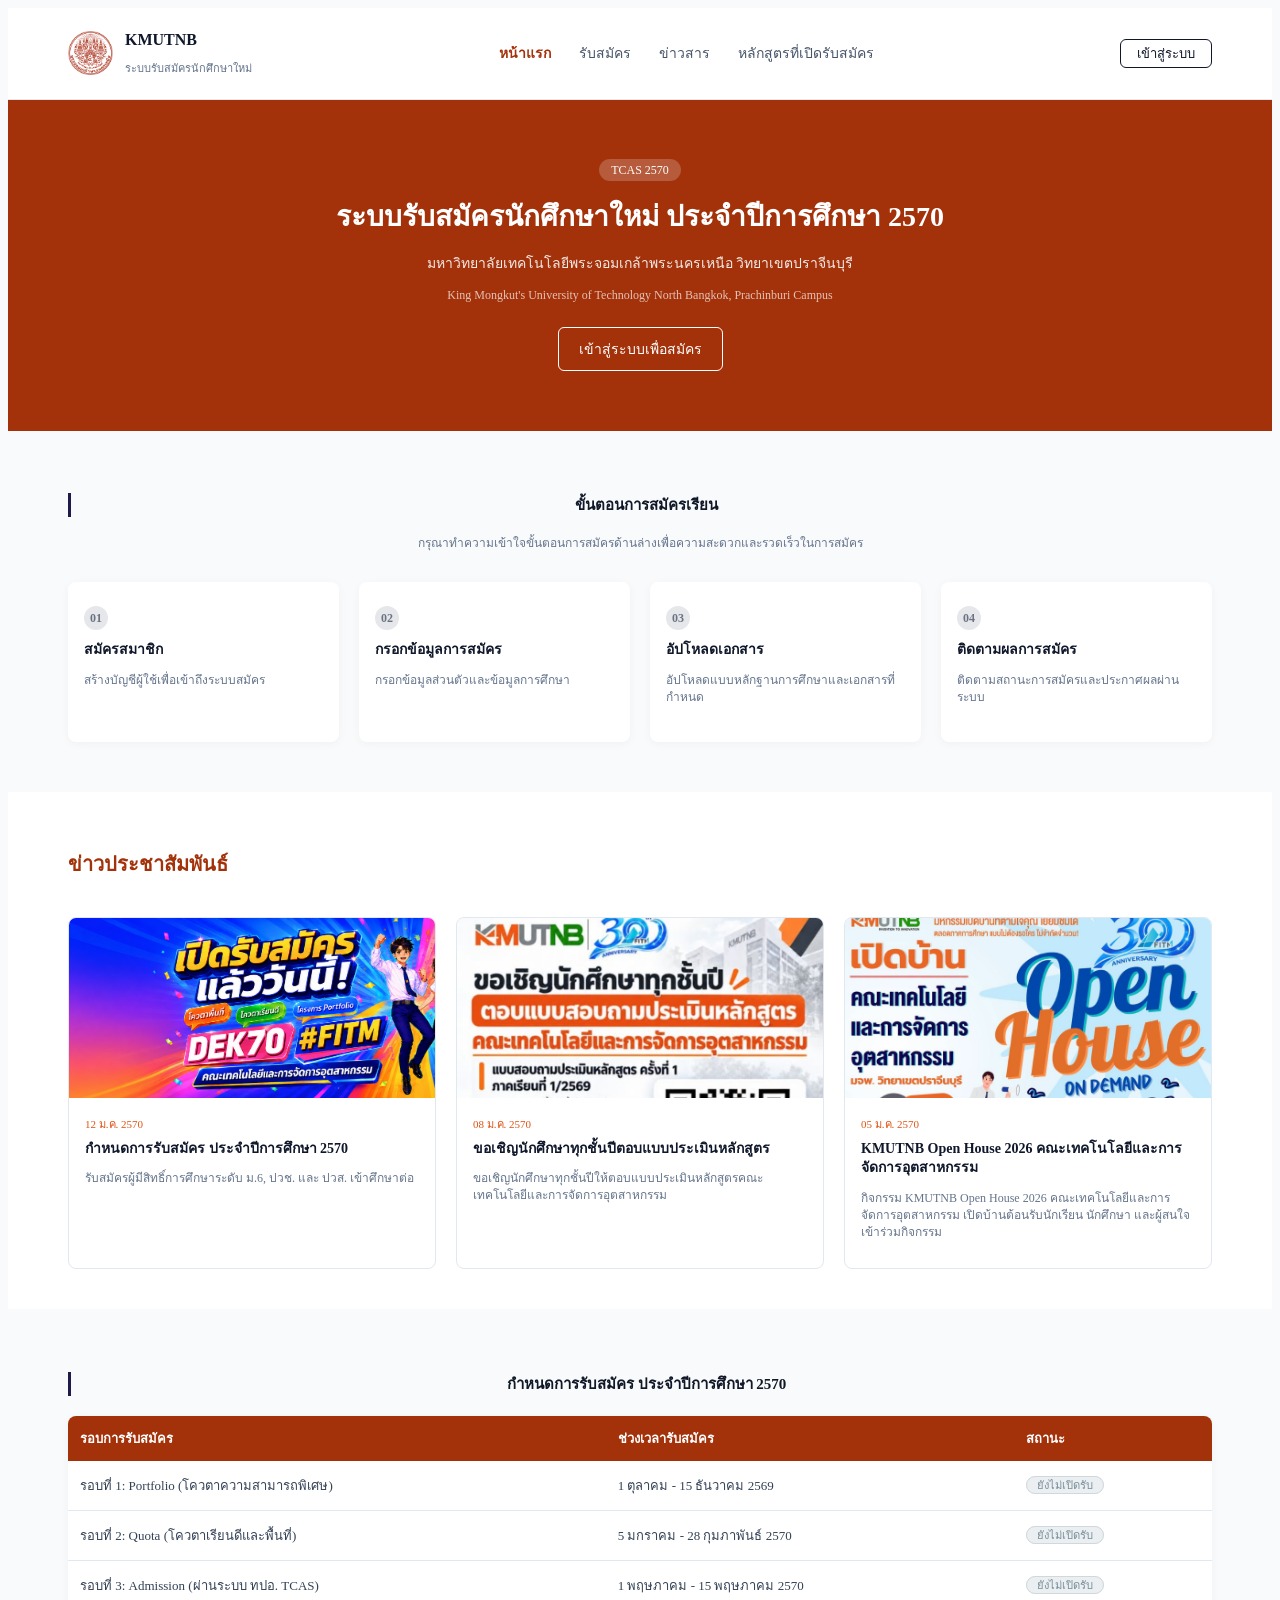
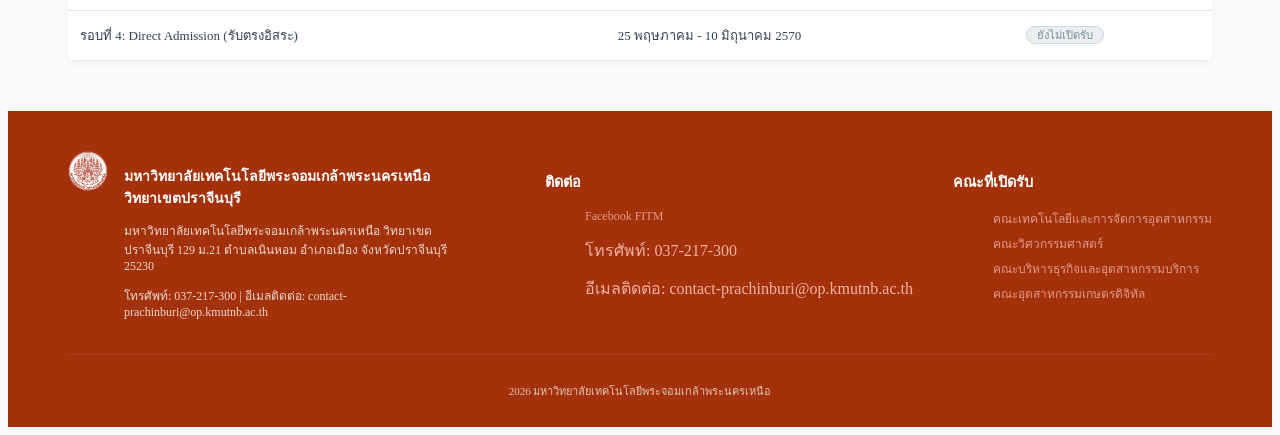
<file: index.html>
<!DOCTYPE html>
<html lang="th">
<head>
  <meta charset="UTF-8">
  <meta name="viewport" content="width=device-width, initial-scale=1.0">
  <title>ระบบรับสมัครนักศึกษาใหม่ - KMUTNB</title>
  <link rel="stylesheet" href="css/styless.css">
</head>
<body>
  


  <!-- HEADER NAVBAR -->
  <header class="topbar">
    <div class="brand">
      <img src="images/logo_kmutnb-(6).png" alt="KMUTNB Logo">
      <div class="topbar-text">
        <h1>KMUTNB</h1>
        <h2>ระบบรับสมัครนักศึกษาใหม่</h2>
      </div>
    </div>

    <!-- เมนูลิงก์เชื่อมไปหน้าต่างๆ ในโฟลเดอร์ -->
    <nav class="nav-link">
      <a href="index.html" class="active">หน้าแรก</a>
      <a href="register.html">รับสมัคร</a>
      <a href="news.html">ข่าวสาร</a>
      <a href="program.html">หลักสูตรที่เปิดรับสมัคร</a>
    </nav>

    <div class="nav-actions">
      <a href="login.html" class="btn-login">เข้าสู่ระบบ</a>
    </div>
  </header>

  <!-- HERO BANNER SECTION -->
  <section class="hero-section">
    <span class="tcas-tag">TCAS 2570</span>
    <h1>ระบบรับสมัครนักศึกษาใหม่ ประจำปีการศึกษา 2570</h1>
    <p class="university-name">มหาวิทยาลัยเทคโนโลยีพระจอมเกล้าพระนครเหนือ วิทยาเขตปราจีนบุรี</p>
    <p class="university-name-en">King Mongkut's University of Technology North Bangkok, Prachinburi Campus</p>
    
    <div class="hero-buttons">
      
      <a href="register.html" class="btn-hero-login">เข้าสู่ระบบเพื่อสมัคร</a>
    </div>
  </section>

  <!-- STEPS SECTION -->
  <section class="steps-section">
    <h2 class="section-title">ขั้นตอนการสมัครเรียน</h2>
    <p class="section-subtitle">กรุณาทำความเข้าใจขั้นตอนการสมัครด้านล่างเพื่อความสะดวกและรวดเร็วในการสมัคร</p>

    <div class="steps-grid">
      <div class="step-card">
        <span class="step-num">01</span>
        <h3>สมัครสมาชิก</h3>
        <p>สร้างบัญชีผู้ใช้เพื่อเข้าถึงระบบสมัคร</p>
      </div>
      <div class="step-card">
        <span class="step-num">02</span>
        <h3>กรอกข้อมูลการสมัคร</h3>
        <p>กรอกข้อมูลส่วนตัวและข้อมูลการศึกษา</p>
      </div>
      <div class="step-card">
        <span class="step-num">03</span>
        <h3>อัปโหลดเอกสาร</h3>
        <p>อัปโหลดแบบหลักฐานการศึกษาและเอกสารที่กำหนด</p>
      </div>
      <div class="step-card">
        <span class="step-num">04</span>
        <h3>ติดตามผลการสมัคร</h3>
        <p>ติดตามสถานะการสมัครและประกาศผลผ่านระบบ</p>
      </div>
    </div>
  </section>

  <!-- NEWS SECTION -->
  <section class="news-section">
    <div class="news-header">
      <h2>ข่าวประชาสัมพันธ์</h2>
    </div>

    <div class="news-grid">
      <div class="news-card">
        <div class="news-img-box">
          <img src="images/รับนักศึกษาใหม่.png" alt="ข่าว">
        </div>
        <div class="news-content">
          <span class="news-date">12 ม.ค. 2570</span>
          <h3>กำหนดการรับสมัคร ประจำปีการศึกษา 2570</h3>
          <p>รับสมัครผู้มีสิทธิ์การศึกษาระดับ ม.6, ปวช. และ ปวส. เข้าศึกษาต่อ</p>
        </div>
      </div>

      <div class="news-card">
        <div class="news-img-box">
          <img src="images/ประเมิน.png" alt="ข่าว">
        </div>
        <div class="news-content">
          <span class="news-date">08 ม.ค. 2570</span>
          <h3>ขอเชิญนักศึกษาทุกชั้นปีตอบแบบประเมินหลักสูตร</h3>
          <p>ขอเชิญนักศึกษาทุกชั้นปีให้ตอบแบบประเมินหลักสูตรคณะเทคโนโลยีและการจัดการอุตสาหกรรม</p>
        </div>
      </div>

      <div class="news-card">
        <div class="news-img-box">
          <img src="images/เปิดบ้าน.png" alt="ข่าว">
        </div>
        <div class="news-content">
          <span class="news-date">05 ม.ค. 2570</span>
          <h3>KMUTNB Open House 2026 คณะเทคโนโลยีและการจัดการอุตสาหกรรม</h3>
          <p>กิจกรรม KMUTNB Open House 2026 คณะเทคโนโลยีและการจัดการอุตสาหกรรม เปิดบ้านต้อนรับนักเรียน นักศึกษา และผู้สนใจเข้าร่วมกิจกรรม</p>
        </div>
      </div>
    </div>
  </section>

  <!-- SCHEDULE TABLE SECTION -->
  <section class="schedule-section">
    <h2 class="section-title">กำหนดการรับสมัคร ประจำปีการศึกษา 2570</h2>

    <table class="schedule-table">
      <thead>
        <tr>
          <th>รอบการรับสมัคร</th>
          <th>ช่วงเวลารับสมัคร</th>
          <th>สถานะ</th>
        </tr>
      </thead>
      <tbody>
        <tr>
          <td>รอบที่ 1: Portfolio (โควตาความสามารถพิเศษ)</td>
          <td>1 ตุลาคม - 15 ธันวาคม 2569</td>
          <td><span class="status-badge closed">ยังไม่เปิดรับ</span></td>
        </tr>
        <tr>
          <td>รอบที่ 2: Quota (โควตาเรียนดีและพื้นที่)</td>
          <td>5 มกราคม - 28 กุมภาพันธ์ 2570</td>
          <td><span class="status-badge closed">ยังไม่เปิดรับ</span></td>
        </tr>
        <tr>
          <td>รอบที่ 3: Admission (ผ่านระบบ ทปอ. TCAS)</td>
          <td>1 พฤษภาคม - 15 พฤษภาคม 2570</td>
          <td><span class="status-badge closed">ยังไม่เปิดรับ</span></td>
        </tr>
        <tr>
          <td>รอบที่ 4: Direct Admission (รับตรงอิสระ)</td>
          <td>25 พฤษภาคม - 10 มิถุนาคม 2570</td>
          <td><span class="status-badge closed">ยังไม่เปิดรับ</span></td>
        </tr>
      </tbody>
    </table>
  </section>

  <!-- FOOTER -->
  <footer>
    <div class="footer-container">
      <div class="footer-brand">
        <img src="images/logo_kmutnb-(6).png" alt="KMUTNB Logo">
        <div>
          <h3>มหาวิทยาลัยเทคโนโลยีพระจอมเกล้าพระนครเหนือ วิทยาเขตปราจีนบุรี</h3>
          <p>มหาวิทยาลัยเทคโนโลยีพระจอมเกล้าพระนครเหนือ วิทยาเขตปราจีนบุรี
            129 ม.21 ตำบลเนินหอม อำเภอเมือง จังหวัดปราจีนบุรี 25230
          </p>
          <p>โทรศัพท์: 037-217-300 | อีเมลติดต่อ: contact-prachinburi@op.kmutnb.ac.th</p>
        </div>
      </div>

      <div class="footer-links">
        <div class="footer-col">
          <h4>ติดต่อ</h4>
          <ul>
            <a href="https://www.facebook.com/FITM.KMUTNB?locale=th_TH" target="_blank"><li>Facebook FITM</li></a>
            <li><p>โทรศัพท์: 037-217-300</p></li>
            <li><p>อีเมลติดต่อ: contact-prachinburi@op.kmutnb.ac.th</p></li>
          </ul>
        </div>
        <div class="footer-col">
          <h4>คณะที่เปิดรับ</h4>
          <ul>
            <li><a href="courses.html">คณะเทคโนโลยีและการจัดการอุตสาหกรรม</a></li>
            <li><a href="courses.html">คณะวิศวกรรมศาสตร์</a></li>
            <li><a href="courses.html">คณะบริหารธุรกิจและอุตสาหกรรมบริการ</a></li>
            <li><a href="courses.html">คณะอุตสาหกรรมเกษตรดิจิทัล</a></li>
          </ul>
        </div>
      </div>
    </div>
    <div class="footer-bottom">
      <p> 2026 มหาวิทยาลัยเทคโนโลยีพระจอมเกล้าพระนครเหนือ</p>
    </div>
  </footer>

</body>
</html>
</file>
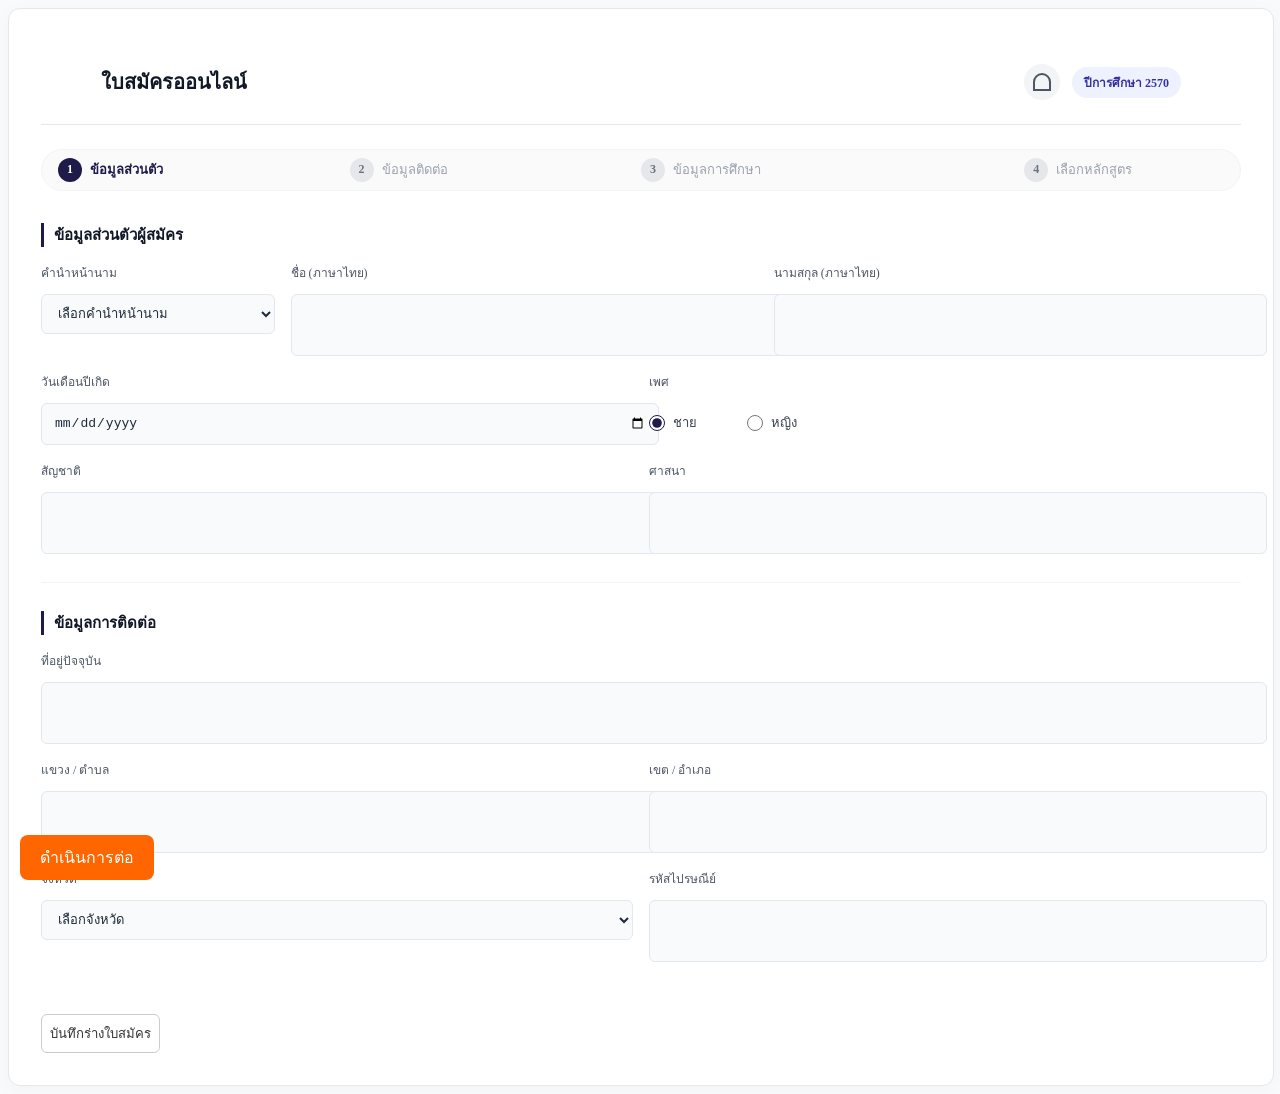
<file: application.html>
<!DOCTYPE html>
<html lang="th">
<head>
    <meta charset="UTF-8">
    <meta name="viewport" content="width=device-width, initial-scale=1.0">
    <title>ใบสมัครออนไลน์ - KMUTNB</title>
    <link rel="stylesheet" href="css/styless.css">
</head>
<body>
    <div class="app-container">
        <header class="app-header">
            <h1 class="app-title">ใบสมัครออนไลน์</h1>
            <div class="header-right">
                <button class="icon-btn" aria-label="แจ้งเตือน">
                    <span class="bell-icon"></span>
                </button>
                <span class="badge-year">ปีการศึกษา 2570</span>
            </div>
        </header>

        <div class="step-wizard">
            <div class="step-item active">
                <span class="step-num">1</span>
                <span class="step-text">ข้อมูลส่วนตัว</span>
                <span class="step-arrow"></span>
            </div>
            <div class="step-item">
                <span class="step-num">2</span>
                <span class="step-text">ข้อมูลติดต่อ</span>
                <span class="step-arrow"></span>
            </div>
            <div class="step-item">
                <span class="step-num">3</span>
                <span class="step-text">ข้อมูลการศึกษา</span>
                <span class="step-arrow"></span>
            </div>
            <div class="step-item">
                <span class="step-num">4</span>
                <span class="step-text">เลือกหลักสูตร</span>
            </div>
        </div>

        <div class="form-card-container">
            <form action="#" method="POST">
                
                <section class="form-section">
                    <h2 class="section-title">ข้อมูลส่วนตัวผู้สมัคร</h2>
                    
                    <div class="grid-3-cols">
                        <div class="form-group">
                            <label>คำนำหน้านาม</label>
                            <select class="form-control">
                                <option value="">เลือกคำนำหน้านาม</option>
                                <option value="mr">นาย</option>
                                <option value="mrs">นาง</option>
                                <option value="miss">นางสาว</option>
                            </select>
                        </div>
                        <div class="form-group">
                            <label>ชื่อ (ภาษาไทย)</label>
                            <input type="text" class="form-control" placeholder="">
                        </div>
                        <div class="form-group">
                            <label>นามสกุล (ภาษาไทย)</label>
                            <input type="text" class="form-control" placeholder="">
                        </div>
                    </div>

                    <div class="grid-2-cols">
                        <div class="form-group">
                            <label>วันเดือนปีเกิด</label>
                            <div class="input-with-icon">
                                <input type="date" class="form-control">
                            </div>
                        </div>
                        <div class="form-group">
                            <label>เพศ</label>
                            <div class="radio-group">
                                <label class="radio-label">
                                    <input type="radio" name="gender" value="male" checked>
                                    <span class="radio-custom"></span> ชาย
                                </label>
                                <label class="radio-label">
                                    <input type="radio" name="gender" value="female">
                                    <span class="radio-custom"></span> หญิง
                                </label>
                            </div>
                        </div>
                    </div>

                    <div class="grid-2-cols">
                        <div class="form-group">
                            <label>สัญชาติ</label>
                            <input type="text" class="form-control" placeholder="">
                        </div>
                        <div class="form-group">
                            <label>ศาสนา</label>
                            <input type="text" class="form-control" placeholder="">
                        </div>
                    </div>
                </section>

                <hr class="section-divider">

                <section class="form-section">
                    <h2 class="section-title">ข้อมูลการติดต่อ</h2>
                    
                    <div class="form-group full-width">
                        <label>ที่อยู่ปัจจุบัน</label>
                        <input type="text" class="form-control" placeholder="">
                    </div>

                    <div class="grid-2-cols">
                        <div class="form-group">
                            <label>แขวง / ตำบล</label>
                            <input type="text" class="form-control" placeholder="">
                        </div>
                        <div class="form-group">
                            <label>เขต / อำเภอ</label>
                            <input type="text" class="form-control" placeholder="">
                        </div>
                    </div>

                    <div class="grid-2-cols">
                        <div class="form-group">
                            <label>จังหวัด</label>
                            <select class="form-control">
                                <option value="">เลือกจังหวัด</option>
                                <option value="amnat-charoen">อำนาจเจริญ</option>
                                <option value="ang-thong">อ่างทอง</option>
                                <option value="bangkok">กรุงเทพมหานคร</option>
                                <option value="bueng-kan">บึงกาฬ</option>
                                <option value="buriram">บุรีรัมย์</option>
                                <option value="chachoengsao">ฉะเชิงเทรา</option>
                                <option value="chai-nat">ชัยนาท</option>
                                <option value="chaiyaphum">ชัยภูมิ</option>
                                <option value="chanthaburi">จันทบุรี</option>
                                <option value="chiang-mai">เชียงใหม่</option>
                                <option value="chiang-rai">เชียงราย</option>
                                <option value="chonburi">ชลบุรี</option>
                                <option value="chumphon">ชุมพร</option>
                                <option value="kalasin">กาฬสินธุ์</option>
                                <option value="kamphaeng-phet">กำแพงเพชร</option>
                                <option value="kanchanaburi">กาญจนบุรี</option>
                                <option value="khon-kaen">ขอนแก่น</option>
                                <option value="krabi">กระบี่</option>
                                <option value="lampang">ลำปาง</option>
                                <option value="lamphun">ลำพูน</option>
                                <option value="loei">เลย</option>
                                <option value="lopburi">ลพบุรี</option>
                                <option value="maha-sarakham">มหาสารคาม</option>
                                <option value="mukdahan">มุกดาหาร</option>
                                <option value="nakhon-nayok">นครนายก</option>
                                <option value="nakhon-pathom">นครปฐม</option>
                                <option value="nakhon-phanom">นครพนม</option>
                                <option value="nakhon-ratchasima">นครราชสีมา</option>
                                <option value="nakhon-sawan">นครสวรรค์</option>
                                <option value="nakhon-si-thammarat">นครศรีธรรมราช</option>
                                <option value="nan">น่าน</option>
                                <option value="narathiwat">นราธิวาส</option>
                                <option value="nong-bua-lamphu">หนองบัวลำภู</option>
                                <option value="nong-khai">หนองคาย</option>
                                <option value="nonthaburi">นนทบุรี</option>
                                <option value="pathum-thani">ปทุมธานี</option>
                                <option value="pattani">ปัตตานี</option>
                                <option value="phang-nga">พังงา</option>
                                <option value="phatthalung">พัทลุง</option>
                                <option value="phayao">พะเยา</option>
                                <option value="phetchabun">เพชรบูรณ์</option>
                                <option value="phetchaburi">เพชรบุรี</option>
                                <option value="phichit">พิจิตร</option>
                                <option value="phitsanulok">พิษณุโลก</option>
                                <option value="phrae">แพร่</option>
                                <option value="phuket">ภูเก็ต</option>
                                <option value="prachinburi">ปราจีนบุรี</option>
                                <option value="prachuap-khiri-khan">ประจวบคีรีขันธ์</option>
                                <option value="ranong">ระนอง</option>
                                <option value="ratchaburi">ราชบุรี</option>
                                <option value="rayong">ระยอง</option>
                                <option value="roi-et">ร้อยเอ็ด</option>
                                <option value="sa-kaeo">สระแก้ว</option>
                                <option value="sakon-nakhon">สกลนคร</option>
                                <option value="samut-prakan">สมุทรปราการ</option>
                                <option value="samut-sakhon">สมุทรสาคร</option>
                                <option value="samut-songkhram">สมุทรสงคราม</option>
                                <option value="saraburi">สระบุรี</option>
                                <option value="satun">สตูล</option>
                                <option value="si-sa-ket">ศรีสะเกษ</option>
                                <option value="sing-buri">สิงห์บุรี</option>
                                <option value="songkhla">สงขลา</option>
                                <option value="sukhothai">สุโขทัย</option>
                                <option value="suphan-buri">สุพรรณบุรี</option>
                                <option value="surat-thani">สุราษฎร์ธานี</option>
                                <option value="surin">สุรินทร์</option>
                                <option value="tak">ตาก</option>
                                <option value="trat">ตราด</option>
                                <option value="trang">ตรัง</option>
                                <option value="ubon-ratchathani">อุบลราชธานี</option>
                                <option value="udon-thani">อุดรธานี</option>
                                <option value="uthai-thani">อุทัยธานี</option>
                                <option value="uttaradit">อุตรดิตถ์</option>
                                <option value="yala">ยะลา</option>
                                <option value="yasothon">ยโสธร</option>
                            </select>
                        </div>
                        <div class="form-group">
                            <label>รหัสไปรษณีย์</label>
                            <input type="text" class="form-control" placeholder="">
                        </div>
                    </div>
                </section>

                <div class="form-actions">
                    <button type="button" class="btn-outline">บันทึกร่างใบสมัคร</button>
                    
                  <a href="dashboard.html" class="back-button">ดำเนินการต่อ</a>

                    </a>
                </div>

            </form>
        </div>
    </div>
</body>
</html>
</file>
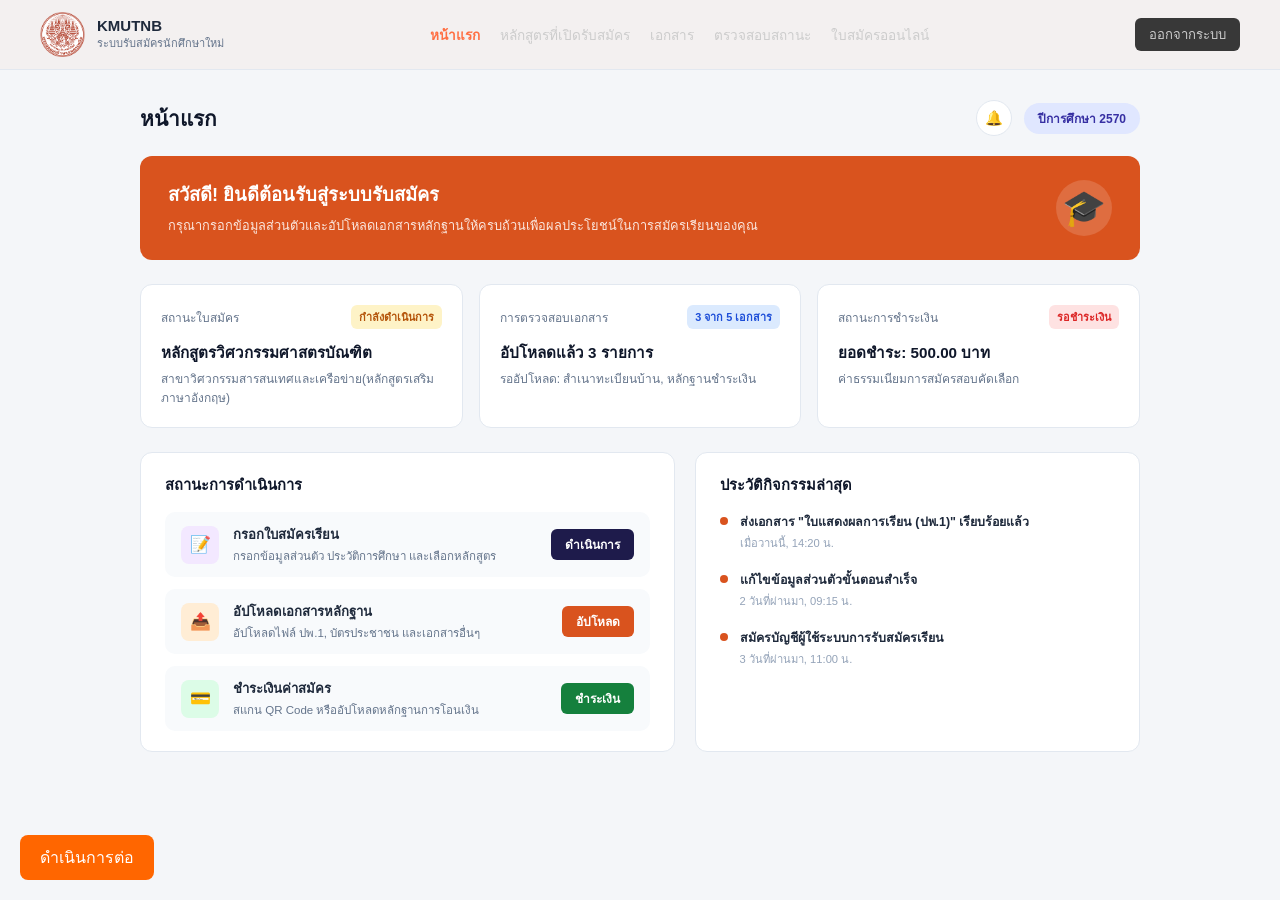
<file: dashboard.html>
<!DOCTYPE html>
<html lang="th">
<head>
    <meta charset="UTF-8">
    <meta name="viewport" content="width=device-width, initial-scale=1.0">
    <title>หน้าแรก - KMUTNB Student Dashboard</title>
    <link rel="stylesheet" href="css/styless.css">
</head>
<body class="dashboard-bg">

    <!-- Top Navigation Bar (แบบไม่มี Sidebar ดำ) -->
    <header class="top-nav">
        <div class="brand">
            <!-- รูปโลโก้ตามโฟลเดอร์ image/ -->
            <img src="images/logo_kmutnb-(6).png" alt="KMUTNB Logo">
            <div class="brand-text">
                <span class="brand-title">KMUTNB</span>
                <span class="brand-subtitle">ระบบรับสมัครนักศึกษาใหม่</span>
            </div>
        </div>

        <nav class="nav-links">
            <a href="index.html" class="active">หน้าแรก</a>
            <a href="program.html">หลักสูตรที่เปิดรับสมัคร</a>
            <a href="document.html">เอกสาร</a>
            <a href="status.html">ตรวจสอบสถานะ</a>
            <a href="application.html">ใบสมัครออนไลน์</a>
        </nav>
        <div class="top-user-actions">
            <a href="login.html" class="btn-top-logout">ออกจากระบบ</a>
        </div>
    </header>

    <!-- Main Content Center Container -->
    <main class="dashboard-container-full">
        <div class="dashboard-inner">
            
            <!-- Sub Header Bar -->
            <div class="dash-topbar">
                <h1 class="page-title">หน้าแรก</h1>
                <div class="topbar-actions">
                    <button type="button" class="btn-icon" aria-label="Notifications">🔔</button>
                    <span class="academic-year-badge">ปีการศึกษา 2570</span>
                </div>
            </div>

            <!-- Hero Welcome Banner -->
            <section class="welcome-banner">
                <div class="banner-info">
                    <h2>สวัสดี! ยินดีต้อนรับสู่ระบบรับสมัคร</h2>
                    <p>กรุณากรอกข้อมูลส่วนตัวและอัปโหลดเอกสารหลักฐานให้ครบถ้วนเพื่อผลประโยชน์ในการสมัครเรียนของคุณ</p>
                </div>
                <div class="banner-badge">🎓</div>
            </section>

            <!-- Application Status Cards -->
            <section class="status-cards-grid">
                <!-- Status Card 1 -->
                <article class="status-card">
                    <div class="card-header">
                        <span class="card-subtitle">สถานะใบสมัคร</span>
                        <span class="badge badge-pending">กำลังดำเนินการ</span>
                    </div>
                    <h3 class="card-title">หลักสูตรวิศวกรรมศาสตรบัณฑิต</h3>
                    <p class="card-description">สาขาวิศวกรรมสารสนเทศและเครือข่าย(หลักสูตรเสริมภาษาอังกฤษ)</p>
                </article>

                <!-- Status Card 2 -->
                <article class="status-card">
                    <div class="card-header">
                        <span class="card-subtitle">การตรวจสอบเอกสาร</span>
                        <span class="badge badge-info">3 จาก 5 เอกสาร</span>
                    </div>
                    <h3 class="card-title">อัปโหลดแล้ว 3 รายการ</h3>
                    <p class="card-description">รออัปโหลด: สำเนาทะเบียนบ้าน, หลักฐานชำระเงิน</p>
                </article>

                <!-- Status Card 3 -->
                <article class="status-card">
                    <div class="card-header">
                        <span class="card-subtitle">สถานะการชำระเงิน</span>
                        <span class="badge badge-danger">รอชำระเงิน</span>
                    </div>
                    <h3 class="card-title">ยอดชำระ: 500.00 บาท</h3>
                    <p class="card-description">ค่าธรรมเนียมการสมัครสอบคัดเลือก</p>
                </article>
            </section>

            <!-- Bottom Content Grid (Action Shortcuts & Activity Log) -->
            <section class="dashboard-details-grid">
                <!-- Quick Actions Panel -->
                <div class="panel-card">
                    <h3 class="panel-title">สถานะการดำเนินการ</h3>
                    <div class="shortcut-list">
                        <!-- Action Item 1 -->
                        <div class="shortcut-item">
                            <div class="shortcut-icon icon-bg-purple">📝</div>
                            <div class="shortcut-details">
                                <strong>กรอกใบสมัครเรียน</strong>
                                <p>กรอกข้อมูลส่วนตัว ประวัติการศึกษา และเลือกหลักสูตร</p>
                            </div>
                            <a href="application.html" class="btn-action btn-primary">ดำเนินการ</a>
                        </div>

                        <!-- Action Item 2 -->
                        <div class="shortcut-item">
                            <div class="shortcut-icon icon-bg-orange">📤</div>
                            <div class="shortcut-details">
                                <strong>อัปโหลดเอกสารหลักฐาน</strong>
                                <p>อัปโหลดไฟล์ ปพ.1, บัตรประชาชน และเอกสารอื่นๆ</p>
                            </div>
                            <a href="document.html" class="btn-action btn-accent">อัปโหลด</a>
                        </div>

                        <!-- Action Item 3 -->
                        <div class="shortcut-item">
                            <div class="shortcut-icon icon-bg-green">💳</div>
                            <div class="shortcut-details">
                                <strong>ชำระเงินค่าสมัคร</strong>
                                <p>สแกน QR Code หรืออัปโหลดหลักฐานการโอนเงิน</p>
                            </div>
                            <a href="payment.html" class="btn-action btn-success">ชำระเงิน</a>
                        </div>
                    </div>
                </div>

                <!-- Activity Log Panel -->
                <div class="panel-card">
                    <h3 class="panel-title">ประวัติกิจกรรมล่าสุด</h3>
                    <ul class="activity-timeline">
                        <li class="timeline-item">
                            <div class="timeline-marker"></div>
                            <div class="timeline-content">
                                <p class="activity-text">ส่งเอกสาร "ใบแสดงผลการเรียน (ปพ.1)" เรียบร้อยแล้ว</p>
                                <span class="activity-time">เมื่อวานนี้, 14:20 น.</span>
                            </div>
                        </li>
                        <li class="timeline-item">
                            <div class="timeline-marker"></div>
                            <div class="timeline-content">
                                <p class="activity-text">แก้ไขข้อมูลส่วนตัวขั้นตอนสำเร็จ</p>
                                <span class="activity-time">2 วันที่ผ่านมา, 09:15 น.</span>
                            </div>
                        </li>
                        <li class="timeline-item">
                            <div class="timeline-marker"></div>
                            <div class="timeline-content">
                                <p class="activity-text">สมัครบัญชีผู้ใช้ระบบการรับสมัครเรียน</p>
                                <span class="activity-time">3 วันที่ผ่านมา, 11:00 น.</span>
                                <a href="status.html" class="back-button">ดำเนินการต่อ</a>

                            </div>
                        </li>
                    </ul>
                </div>
            </section>

        </div>
    </main>

</body>
</html>
</file>
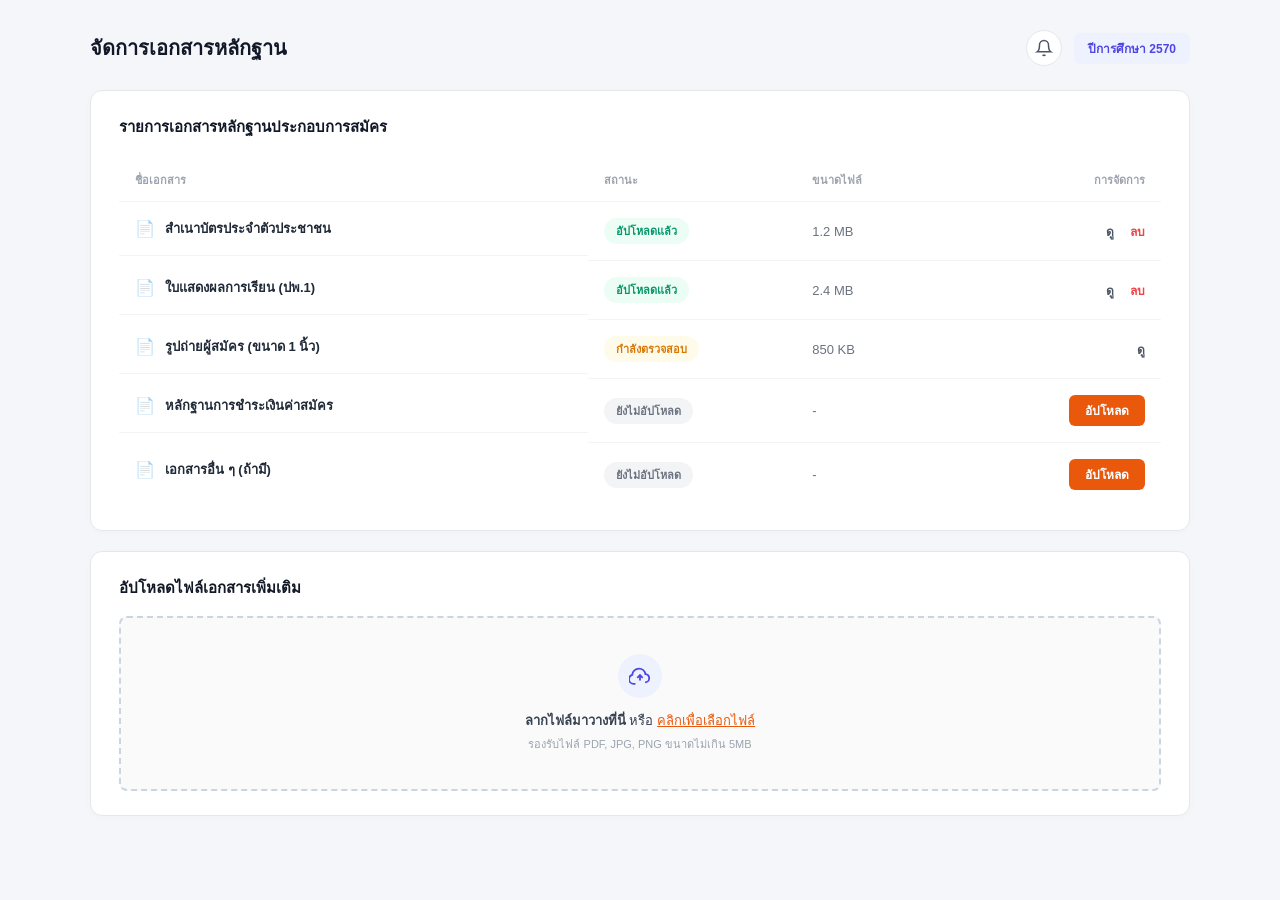
<file: document.html>
<!DOCTYPE html>
<html lang="th">
<head>
    <meta charset="UTF-8">
    <meta name="viewport" content="width=device-width, initial-scale=1.0">
    <title>จัดการเอกสารหลักฐาน - KMUTNB</title>
    <link rel="stylesheet" href="css/document.css">
</head>
<body>

    <div class="doc-container">
        
        <!-- Header Bar -->
        <header class="doc-header">
            <h1 class="page-title">จัดการเอกสารหลักฐาน</h1>
            <div class="header-right">
                <button class="icon-btn" aria-label="Notifications">
                    <svg class="bell-icon" viewBox="0 0 24 24" fill="none" stroke="currentColor" stroke-width="2">
                        <path d="M18 8A6 6 0 0 0 6 8c0 7-3 9-3 9h18s-3-2-3-9"></path>
                        <path d="M13.73 21a2 2 0 0 1-3.46 0"></path>
                    </svg>
                </button>
                <div class="year-badge">ปีการศึกษา 2570</div>
            </div>
        </header>

        <!-- Document Table Card -->
        <div class="card table-card">
            <h2 class="card-subtitle">รายการเอกสารหลักฐานประกอบการสมัคร</h2>

            <div class="table-responsive">
                <table class="doc-table">
                    <thead>
                        <tr>
                            <th class="col-name">ชื่อเอกสาร</th>
                            <th class="col-status">สถานะ</th>
                            <th class="col-size">ขนาดไฟล์</th>
                            <th class="col-action">การจัดการ</th>
                        </tr>
                    </thead>
                    <tbody>
                        <!-- Row 1 -->
                        <tr>
                            <td class="doc-name">
                                <span class="doc-icon">📄</span>
                                สำเนาบัตรประจำตัวประชาชน
                            </td>
                            <td><span class="status-tag success">อัปโหลดแล้ว</span></td>
                            <td class="file-size">1.2 MB</td>
                            <td class="action-btns">
                                <a href="#" class="btn-text">ดู</a>
                                <a href="#" class="btn-text danger">ลบ</a>
                            </td>
                        </tr>

                        <!-- Row 2 -->
                        <tr>
                            <td class="doc-name">
                                <span class="doc-icon">📄</span>
                                ใบแสดงผลการเรียน (ปพ.1)
                            </td>
                            <td><span class="status-tag success">อัปโหลดแล้ว</span></td>
                            <td class="file-size">2.4 MB</td>
                            <td class="action-btns">
                                <a href="#" class="btn-text">ดู</a>
                                <a href="#" class="btn-text danger">ลบ</a>
                            </td>
                        </tr>

                        <!-- Row 3 -->
                        <tr>
                            <td class="doc-name">
                                <span class="doc-icon">📄</span>
                                รูปถ่ายผู้สมัคร (ขนาด 1 นิ้ว)
                            </td>
                            <td><span class="status-tag warning">กำลังตรวจสอบ</span></td>
                            <td class="file-size">850 KB</td>
                            <td class="action-btns">
                                <a href="#" class="btn-text">ดู</a>
                            </td>
                        </tr>

                        <!-- Row 4 -->
                        <tr>
                            <td class="doc-name">
                                <span class="doc-icon">📄</span>
                                หลักฐานการชำระเงินค่าสมัคร
                            </td>
                            <td><span class="status-tag neutral">ยังไม่อัปโหลด</span></td>
                            <td class="file-size">-</td>
                            <td class="action-btns">
                                <label for="file-row-4" class="btn-upload">อัปโหลด</label>
                                <input type="file" id="file-row-4" hidden>
                            </td>
                        </tr>

                        <!-- Row 5 -->
                        <tr>
                            <td class="doc-name">
                                <span class="doc-icon">📄</span>
                                เอกสารอื่น ๆ (ถ้ามี)
                            </td>
                            <td><span class="status-tag neutral">ยังไม่อัปโหลด</span></td>
                            <td class="file-size">-</td>
                            <td class="action-btns">
                                <label for="file-row-5" class="btn-upload">อัปโหลด</label>
                                <input type="file" id="file-row-5" hidden>
                            </td>
                        </tr>
                    </tbody>
                </table>
            </div>
        </div>

        <!-- Upload Dropzone Card (Pure CSS - No JS) -->
        <div class="card upload-card">
            <h2 class="card-subtitle mb-16">อัปโหลดไฟล์เอกสารเพิ่มเติม</h2>
            
            <form class="upload-form">
                <input type="file" id="dropzone-file" class="file-input" multiple>
                <label for="dropzone-file" class="dropzone">
                    <div class="cloud-icon-wrapper">
                        <svg class="cloud-icon" viewBox="0 0 24 24" fill="none" stroke="currentColor" stroke-width="2">
                            <path d="M17.5 19C19.9853 19 22 16.9853 22 14.5C22 12.1564 20.206 10.2315 17.9001 10.0243C17.4259 6.58622 14.4703 4 10.8889 4C7.03961 4 3.82902 6.8903 3.51336 10.7029C1.51339 11.3653 0 13.2505 0 15.5C0 18.2614 2.23858 20.5 5 20.5H7"></path>
                            <polyline points="12 11 12 17"></polyline>
                            <polyline points="9 14 12 11 15 14"></polyline>
                        </svg>
                    </div>
                    <p class="dropzone-text"><strong>ลากไฟล์มาวางที่นี่</strong> หรือ <span>คลิกเพื่อเลือกไฟล์</span></p>
                    <p class="dropzone-hint">รองรับไฟล์ PDF, JPG, PNG ขนาดไม่เกิน 5MB</p>
                </label>
            </form>
        </div>

    </div>

</body>
</html>
</file>
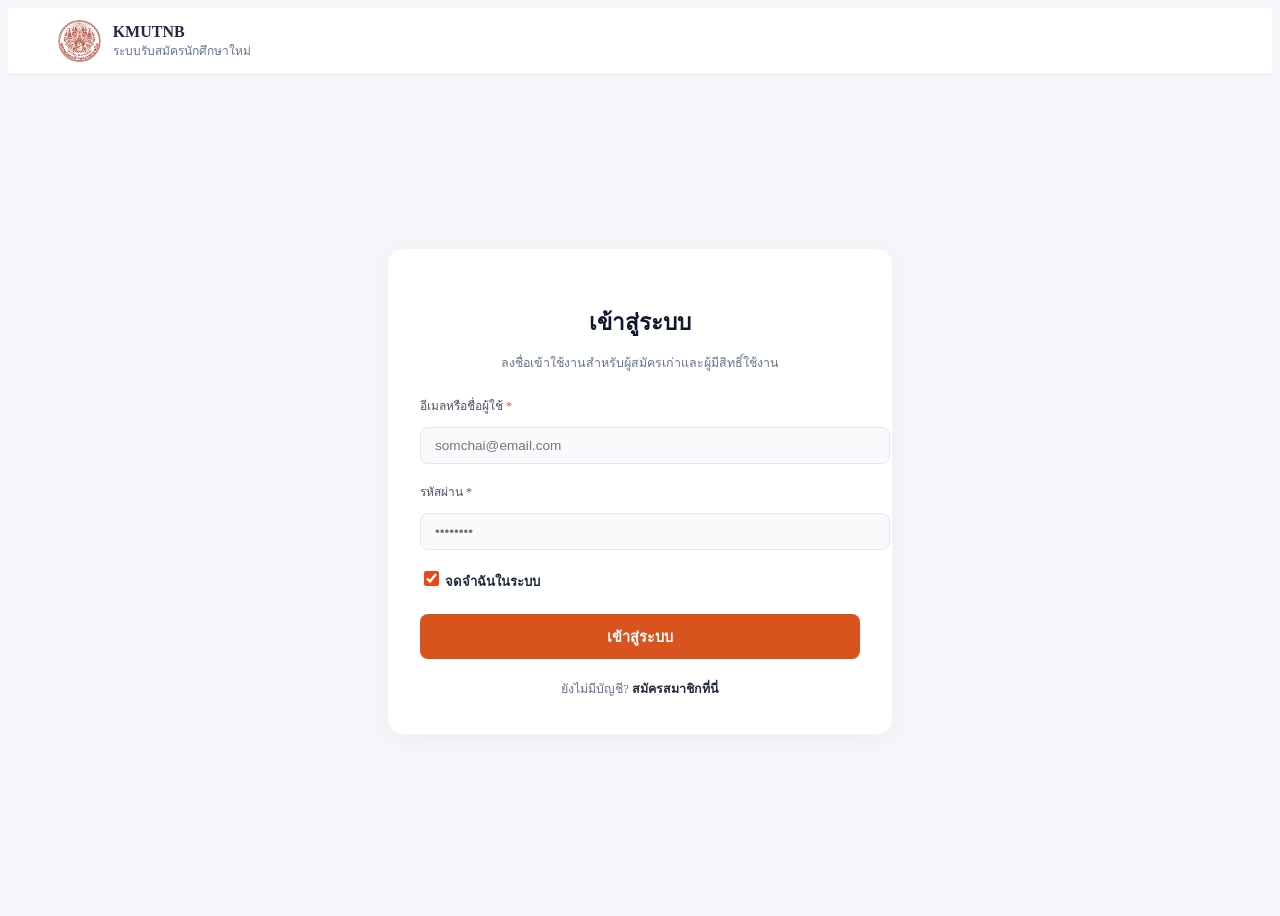
<file: login.html>
<!DOCTYPE html>
<html lang="th">
<head>
    <meta charset="UTF-8">
    <meta name="viewport" content="width=device-width, initial-scale=1.0">
    <title>เข้าสู่ระบบ - KMUTNB</title>
    <link rel="stylesheet" href="css/styless.css">
</head>
<body class="login-bg">

    <!-- Top Navigation -->
    <header class="login-nav">
        <a href="index.html" class="logo-group">
            <img src="images/logo_kmutnb-(6).png" alt="KMUTNB Logo" class="kmutnb-logo">
            <div class="logo-text">
                <strong>KMUTNB</strong>
                <span>ระบบรับสมัครนักศึกษาใหม่</span>
            </div>
        </a>
        <nav class="nav-links-light">
           
            
        </nav>
    </header>

    <!-- Main Content Container -->
    <main class="login-container">
        <div class="login-card">
            <h2>เข้าสู่ระบบ</h2>
            <p class="subtitle">ลงชื่อเข้าใช้งานสำหรับผู้สมัครเก่าและผู้มีสิทธิ์ใช้งาน</p>

            <form action="program.html" method="get">
                <!-- Username / Email Field -->
                <div class="form-group">
                    <label>อีเมลหรือชื่อผู้ใช้ <span>*</span></label>
                    <input type="text" placeholder="somchai@email.com" required>
                </div>

                <div class="form-group">
            <label>รหัสผ่าน *</label>
         <div class="password-box">
        
        <!-- 1. ช่องซ่อนรหัส (ตาปิด -แสดงเส้นขีดฆ่าตา) -->
        <div class="pass-wrapper pass-hidden"><input type="password" placeholder="••••••••" class="input-field" required>
            <a href="#show-pass" class="eye-btn" title="แสดงรหัสผ่าน">
                <span class="css-eye closed"></span>
            </a>
        </div>

        <!-- 2. ช่องโชว์รหัส (ตาเปิด - แสดงลูกตา) -->
        <div class="pass-wrapper pass-visible" id="show-pass">
            
            <a href="#" class="eye-btn" title="ซ่อนรหัสผ่าน">
                <span class="css-eye open"></span>
            </a>
        </div>

    </div>
</div>

                <!-- Remember Me Checkbox -->
                <div class="remember-group">
                    <label class="custom-checkbox">
                        <input type="checkbox" checked>
                        <span class="checkmark"></span>
                        จดจำฉันในระบบ
                    </label>
                </div>

                <!-- Submit Button -->
                <button type="submit" class="btn-submit">เข้าสู่ระบบ</button>
            </form>

            <!-- Register Link -->
            <div class="login-footer">
                ยังไม่มีบัญชี? <a href="register.html">สมัครสมาชิกที่นี่</a>
            </div>
        </div>
    </main>

</body>
</html>
</file>
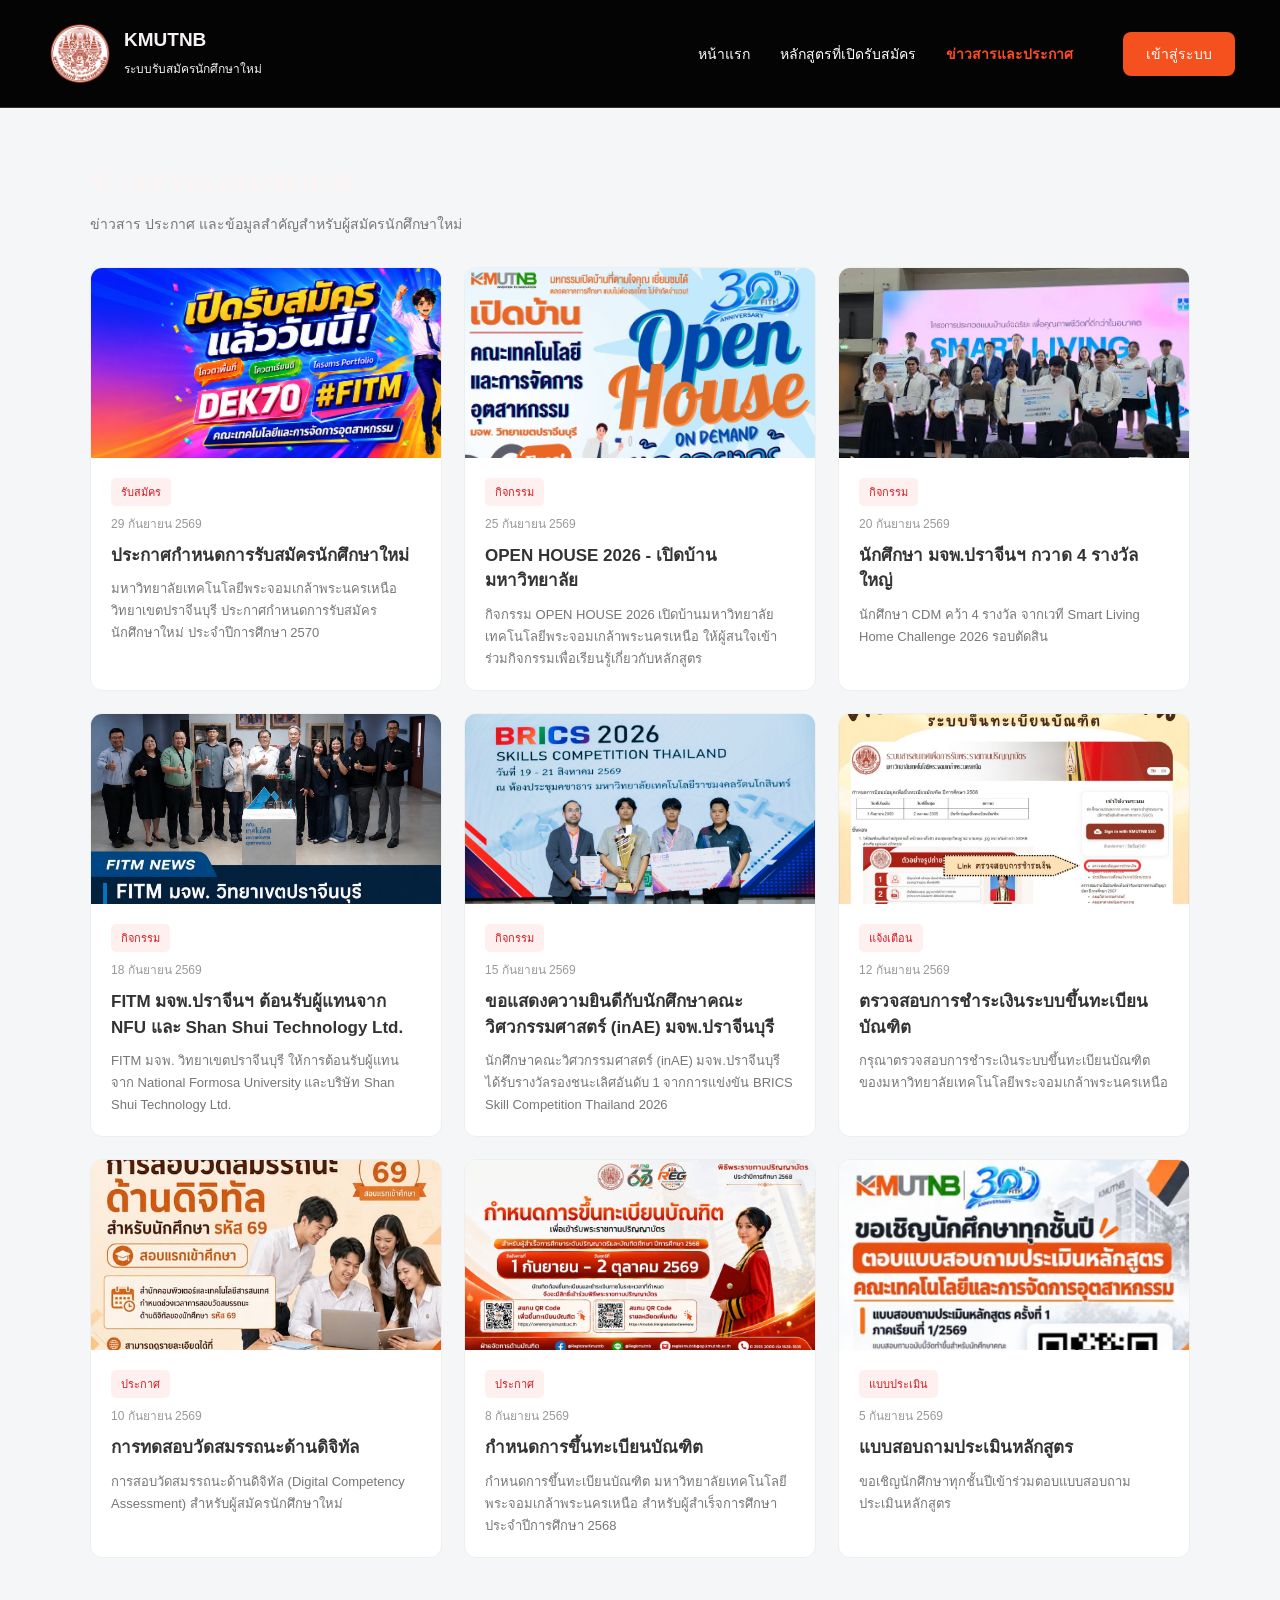
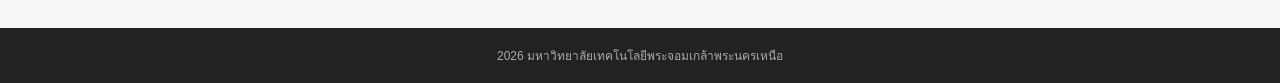
<file: news.html>
<!DOCTYPE html>
<html lang="th">

<head>
    <meta charset="UTF-8">
    <meta name="viewport" content="width=device-width, initial-scale=1.0">

    <title>ข่าวสารและประกาศ - KMUTNB</title>

    <link rel="stylesheet" href="css/news.css">
</head>

<body>

    <!-- =========================
         HEADER
    ========================== -->
    <header class="topbar">

        <!-- LOGO -->
        <div class="brand">

            <img src="images/logo_kmutnb-(6).png" alt="KMUTNB Logo">

            <div class="brand-text">
                <span class="brand-title">KMUTNB</span>

                <span class="brand-subtitle">
                    ระบบรับสมัครนักศึกษาใหม่
                </span>
            </div>

        </div>


        <!-- MENU -->
        <nav class="nav-menu">

            <a href="index.html">
                หน้าแรก
            </a>

            <a href="program.html">
                หลักสูตรที่เปิดรับสมัคร
            </a>

            <a href="news.html" class="active">
                ข่าวสารและประกาศ
            </a>

            <a href="login.html" class="login-button">
                เข้าสู่ระบบ
            </a>

        </nav>

    </header>


    <!-- =========================
         NEWS
    ========================== -->
    <main class="news-container">

        <div class="news-heading">

            <h1>ข่าวสารและประกาศ</h1>

            <p>
                ข่าวสาร ประกาศ และข้อมูลสำคัญสำหรับผู้สมัครนักศึกษาใหม่
            </p>

        </div>


        <!-- =========================
             NEWS GRID
        ========================== -->
        <div class="news-grid">


            <!-- ข่าวที่ 1 -->
            <article class="news-card">

                <div class="news-image">
                    <img src="images/รับนักศึกษาใหม่.png"
                         alt="ประกาศกำหนดการรับสมัครนักศึกษาใหม่">
                </div>

                <div class="news-content">

                    <span class="news-category">
                        รับสมัคร
                    </span>

                    <span class="news-date">
                        29 กันยายน 2569
                    </span>

                    <h2>
                        ประกาศกำหนดการรับสมัครนักศึกษาใหม่
                    </h2>

                    <p>
                        มหาวิทยาลัยเทคโนโลยีพระจอมเกล้าพระนครเหนือ
                        วิทยาเขตปราจีนบุรี ประกาศกำหนดการรับสมัครนักศึกษาใหม่
                        ประจำปีการศึกษา 2570
                    </p>

                </div>

            </article>


            <!-- ข่าวที่ 2 -->
            <article class="news-card">

                <div class="news-image">
                    <img src="images/เปิดบ้าน.png"
                         alt="เปิดบ้านมหาวิทยาลัย">
                </div>

                <div class="news-content">

                    <span class="news-category">
                        กิจกรรม
                    </span>

                    <span class="news-date">
                        25 กันยายน 2569
                    </span>

                    <h2>
                        OPEN HOUSE 2026 - เปิดบ้านมหาวิทยาลัย
                    </h2>

                    <p>
                        กิจกรรม OPEN HOUSE 2026 เปิดบ้านมหาวิทยาลัย
                        เทคโนโลยีพระจอมเกล้าพระนครเหนือ
                        ให้ผู้สนใจเข้าร่วมกิจกรรมเพื่อเรียนรู้เกี่ยวกับหลักสูตร
                    </p>

                </div>

            </article>


            <!-- ข่าวที่ 3 -->
            <article class="news-card">

                <div class="news-image">
                    <img src="images/news3.png"
                         alt="รางวัล">
                </div>

                <div class="news-content">

                    <span class="news-category">
                        กิจกรรม
                    </span>

                    <span class="news-date">
                        20 กันยายน 2569
                    </span>

                    <h2>
                        นักศึกษา มจพ.ปราจีนฯ กวาด 4 รางวัลใหญ่
                    </h2>

                    <p>
                        นักศึกษา CDM คว้า 4 รางวัล
                        จากเวที Smart Living Home Challenge 2026
                        รอบตัดสิน
                    </p>

                </div>

            </article>


            <!-- ข่าวที่ 4 -->
            <article class="news-card">

                <div class="news-image">
                    <img src="images/news4.png"
                         alt="ต้อนรับผู้แทน">
                </div>

                <div class="news-content">

                    <span class="news-category">
                        กิจกรรม
                    </span>

                    <span class="news-date">
                        18 กันยายน 2569
                    </span>

                    <h2>
                        FITM มจพ.ปราจีนฯ ต้อนรับผู้แทนจาก NFU และ Shan Shui Technology Ltd.
                    </h2>

                    <p>
                        FITM มจพ. วิทยาเขตปราจีนบุรี
                        ให้การต้อนรับผู้แทนจาก National Formosa University
                        และบริษัท Shan Shui Technology Ltd.
                    </p>

                </div>

            </article>


            <!-- ข่าวที่ 5 -->
            <article class="news-card">

                <div class="news-image">
                    <img src="images/news5.png"
                         alt="รับรางวัล">
                </div>

                <div class="news-content">

                    <span class="news-category">
                        กิจกรรม
                    </span>

                    <span class="news-date">
                        15 กันยายน 2569
                    </span>

                    <h2>
                        ขอแสดงความยินดีกับนักศึกษาคณะวิศวกรรมศาสตร์ (inAE) มจพ.ปราจีนบุรี
                    </h2>

                    <p>
                        นักศึกษาคณะวิศวกรรมศาสตร์ (inAE)
                        มจพ.ปราจีนบุรี ได้รับรางวัลรองชนะเลิศอันดับ 1
                        จากการแข่งขัน BRICS Skill Competition Thailand 2026
                    </p>

                </div>

            </article>


            <!-- ข่าวที่ 6 -->
            <article class="news-card">

                <div class="news-image">
                    <img src="images/news6.png"
                         alt="ตรวจสอบข้อมูล">
                </div>

                <div class="news-content">

                    <span class="news-category">
                        แจ้งเตือน
                    </span>

                    <span class="news-date">
                        12 กันยายน 2569
                    </span>

                    <h2>
                        ตรวจสอบการชำระเงินระบบขึ้นทะเบียนบัณฑิต
                    </h2>

                    <p>
                        กรุณาตรวจสอบการชำระเงินระบบขึ้นทะเบียนบัณฑิต
                        ของมหาวิทยาลัยเทคโนโลยีพระจอมเกล้าพระนครเหนือ
                    </p>

                </div>

            </article>


            <!-- ข่าวที่ 7 -->
            <article class="news-card">

                <div class="news-image">
                    <img src="images/news7.png"
                         alt="การทดสอบ">
                </div>

                <div class="news-content">

                    <span class="news-category">
                        ประกาศ
                    </span>

                    <span class="news-date">
                        10 กันยายน 2569
                    </span>

                    <h2>
                        การทดสอบวัดสมรรถนะด้านดิจิทัล
                    </h2>

                    <p>
                        การสอบวัดสมรรถนะด้านดิจิทัล
                        (Digital Competency Assessment)
                        สำหรับผู้สมัครนักศึกษาใหม่
                    </p>

                </div>

            </article>


            <!-- ข่าวที่ 8 -->
            <article class="news-card">

                <div class="news-image">
                    <img src="images/news8.png"
                         alt="ขึ้นทะเบียนบัณฑิต">
                </div>

                <div class="news-content">

                    <span class="news-category">
                        ประกาศ
                    </span>

                    <span class="news-date">
                        8 กันยายน 2569
                    </span>

                    <h2>
                        กำหนดการขึ้นทะเบียนบัณฑิต
                    </h2>

                    <p>
                        กำหนดการขึ้นทะเบียนบัณฑิต
                        มหาวิทยาลัยเทคโนโลยีพระจอมเกล้าพระนครเหนือ
                        สำหรับผู้สำเร็จการศึกษา ประจำปีการศึกษา 2568
                    </p>

                </div>

            </article>


            <!-- ข่าวที่ 9 -->
            <article class="news-card">

                <div class="news-image">
                    <img src="images/ประเมิน.png"
                         alt="ประเมินหลักสูตร">
                </div>

                <div class="news-content">

                    <span class="news-category">
                        แบบประเมิน
                    </span>

                    <span class="news-date">
                        5 กันยายน 2569
                    </span>

                    <h2>
                        แบบสอบถามประเมินหลักสูตร
                    </h2>

                    <p>
                        ขอเชิญนักศึกษาทุกชั้นปีเข้าร่วมตอบแบบสอบถาม
                        ประเมินหลักสูตร
                    </p>

                </div>

            </article>


        </div>

    </main>


    <!-- =========================
         FOOTER
    ========================== -->
    <footer>

        <div class="footer-bottom">

            <p>
                2026 มหาวิทยาลัยเทคโนโลยีพระจอมเกล้าพระนครเหนือ
            </p>

        </div>

    </footer>

</body>
</html>
</file>
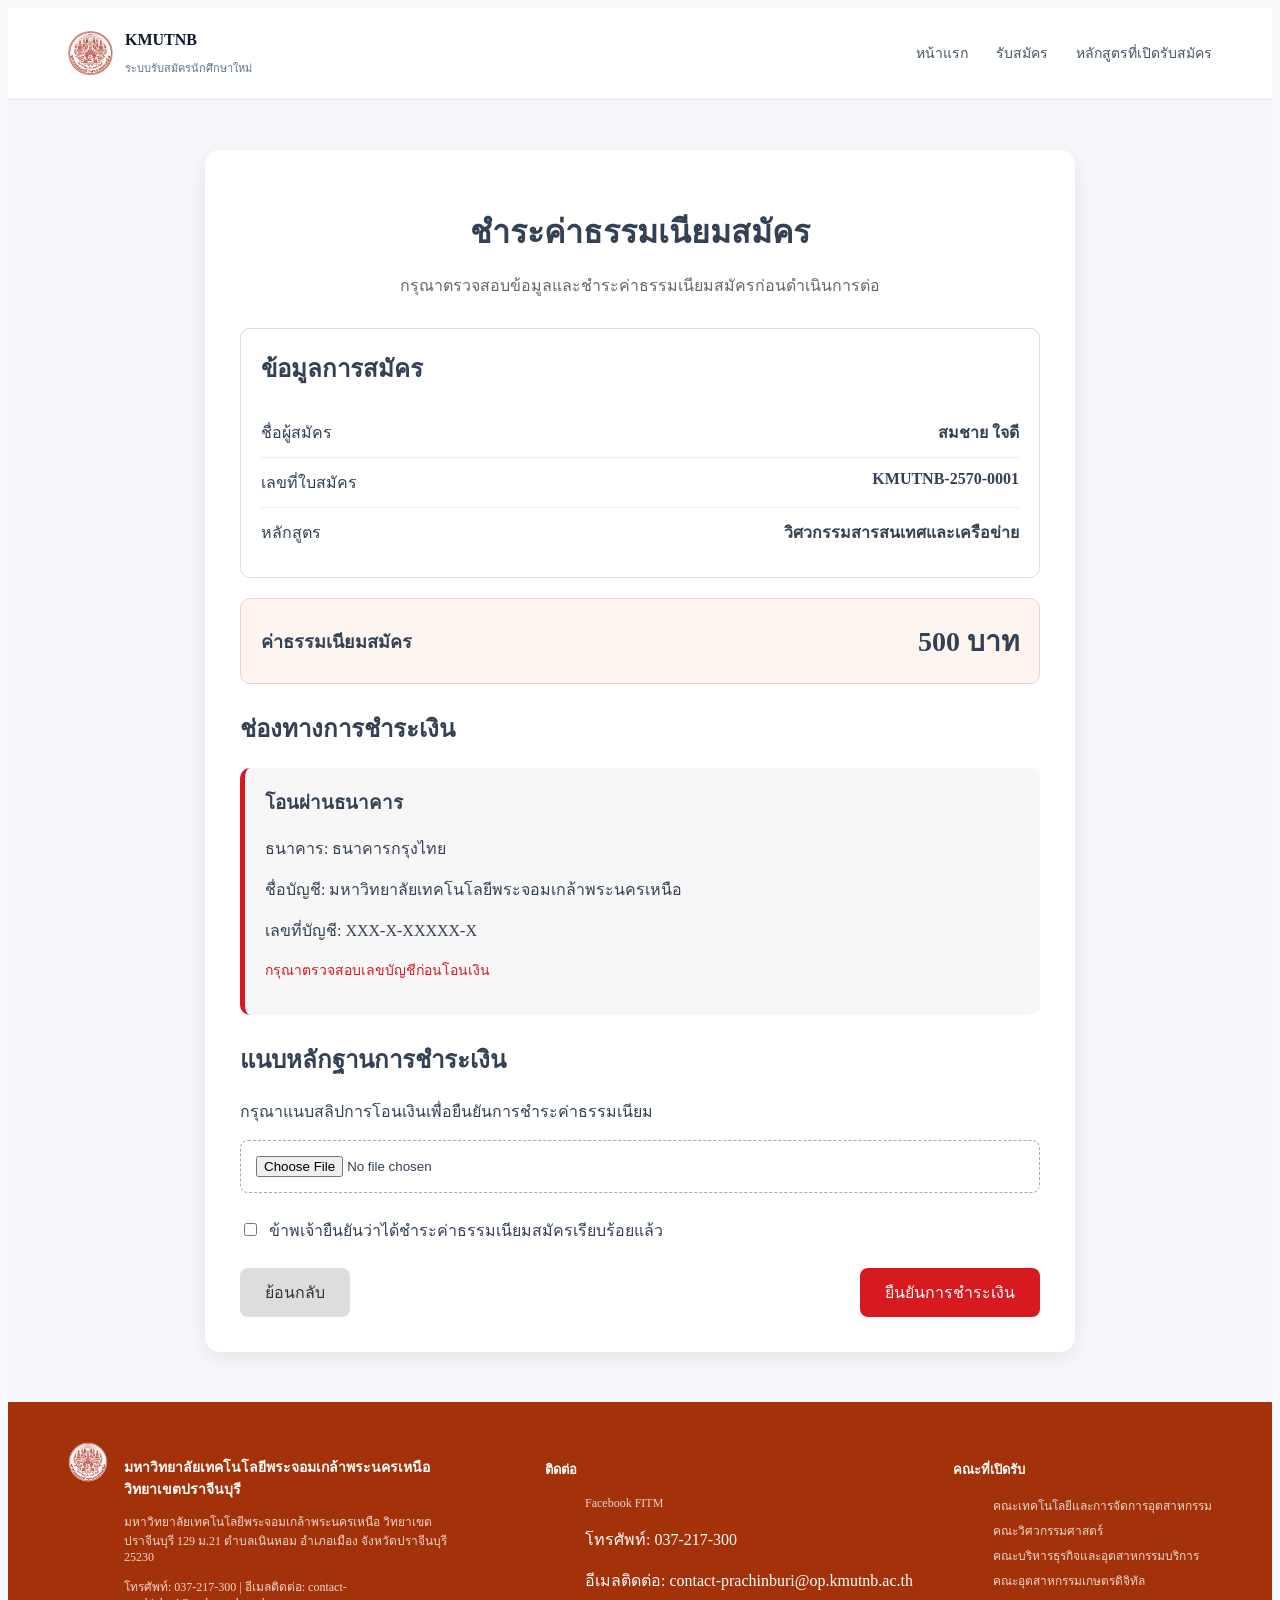
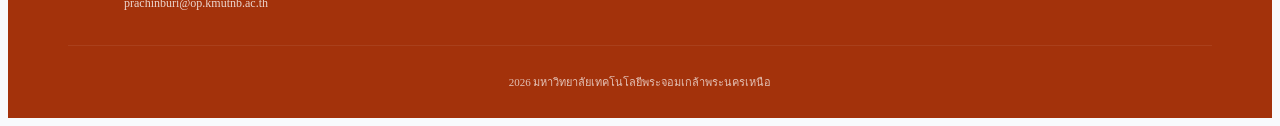
<file: payment.html>
<!DOCTYPE html>
<html lang="th">
<head>
    <meta charset="UTF-8">
    <meta name="viewport" content="width=device-width, initial-scale=1.0">

    <title>ชำระค่าธรรมเนียม - KMUTNB</title>

    <link rel="stylesheet" href="css/payment.css">
</head>

<body>

    <!-- HEADER -->
    <header class="topbar">

        <div class="brand">
            <img src="images/logo_kmutnb-(6).png" alt="KMUTNB Logo">

            <div class="topbar-text">
                <h1>KMUTNB</h1>
                <h2>ระบบรับสมัครนักศึกษาใหม่</h2>
            </div>
        </div>

        <nav class="nav-link">
            <a href="index.html">หน้าแรก</a>
            <a href="register.html">รับสมัคร</a>
            <a href="program.html">หลักสูตรที่เปิดรับสมัคร</a>
        </nav>


    </header>


    <!-- PAYMENT SECTION -->
    <main class="payment-container">

        <div class="payment-card">

            <h1>ชำระค่าธรรมเนียมสมัคร</h1>

            <p class="payment-subtitle">
                กรุณาตรวจสอบข้อมูลและชำระค่าธรรมเนียมสมัครก่อนดำเนินการต่อ
            </p>


            <!-- ข้อมูลการสมัคร -->
            <div class="payment-info">

                <h2>ข้อมูลการสมัคร</h2>

                <div class="info-row">
                    <span>ชื่อผู้สมัคร</span>
                    <strong>สมชาย ใจดี</strong>
                </div>

                <div class="info-row">
                    <span>เลขที่ใบสมัคร</span>
                    <strong>KMUTNB-2570-0001</strong>
                </div>

                <div class="info-row">
                    <span>หลักสูตร</span>
                    <strong>วิศวกรรมสารสนเทศและเครือข่าย</strong>
                </div>

            </div>


            <!-- ค่าธรรมเนียม -->
            <div class="payment-price">

                <span>ค่าธรรมเนียมสมัคร</span>

                <strong>500 บาท</strong>

            </div>


            <!-- ช่องทางการชำระเงิน -->
            <div class="payment-method">

                <h2>ช่องทางการชำระเงิน</h2>

                <div class="method-box">

                    <h3>โอนผ่านธนาคาร</h3>

                    <p>
                        ธนาคาร: ธนาคารกรุงไทย
                    </p>

                    <p>
                        ชื่อบัญชี: มหาวิทยาลัยเทคโนโลยีพระจอมเกล้าพระนครเหนือ
                    </p>

                    <p>
                        เลขที่บัญชี: XXX-X-XXXXX-X
                    </p>

                    <p class="payment-note">
                        กรุณาตรวจสอบเลขบัญชีก่อนโอนเงิน
                    </p>

                </div>

            </div>


            <!-- อัปโหลดหลักฐาน -->
            <div class="upload-section">

                <h2>แนบหลักฐานการชำระเงิน</h2>

                <p>
                    กรุณาแนบสลิปการโอนเงินเพื่อยืนยันการชำระค่าธรรมเนียม
                </p>

                <input type="file" accept="image/*,.pdf">

            </div>


            <!-- ยืนยัน -->
            <div class="payment-confirm">

                <label>
                    <input type="checkbox" required>
                    ข้าพเจ้ายืนยันว่าได้ชำระค่าธรรมเนียมสมัครเรียบร้อยแล้ว
                </label>

            </div>


            <div class="payment-buttons">

                <a href="dashboard.html" class="btn-back">
                    ย้อนกลับ
                </a>

                <a href="receipt.html" class="btn-payment">
                    ยืนยันการชำระเงิน
                </a>

            </div>

        </div>

    </main>


    <!-- FOOTER -->
  <footer>
    <div class="footer-container">
      <div class="footer-brand">
        <img src="images/logo_kmutnb-(6).png" alt="KMUTNB Logo">
        <div>
          <h3>มหาวิทยาลัยเทคโนโลยีพระจอมเกล้าพระนครเหนือ วิทยาเขตปราจีนบุรี</h3>
          <p>มหาวิทยาลัยเทคโนโลยีพระจอมเกล้าพระนครเหนือ วิทยาเขตปราจีนบุรี
            129 ม.21 ตำบลเนินหอม อำเภอเมือง จังหวัดปราจีนบุรี 25230
          </p>
          <p>โทรศัพท์: 037-217-300 | อีเมลติดต่อ: contact-prachinburi@op.kmutnb.ac.th</p>
        </div>
      </div>

      <div class="footer-links">
        <div class="footer-col">
          <h4>ติดต่อ</h4>
          <ul>
            <a href="https://www.facebook.com/FITM.KMUTNB?locale=th_TH" target="_blank"><li>Facebook FITM</li></a>
            <li><p>โทรศัพท์: 037-217-300</p></li>
            <li><p>อีเมลติดต่อ: contact-prachinburi@op.kmutnb.ac.th</p></li>
          </ul>
        </div>
        <div class="footer-col">
          <h4>คณะที่เปิดรับ</h4>
          <ul>
            <li><a href="courses.html">คณะเทคโนโลยีและการจัดการอุตสาหกรรม</a></li>
            <li><a href="courses.html">คณะวิศวกรรมศาสตร์</a></li>
            <li><a href="courses.html">คณะบริหารธุรกิจและอุตสาหกรรมบริการ</a></li>
            <li><a href="courses.html">คณะอุตสาหกรรมเกษตรดิจิทัล</a></li>
          </ul>
        </div>
      </div>
    </div>
    <div class="footer-bottom">
      <p> 2026 มหาวิทยาลัยเทคโนโลยีพระจอมเกล้าพระนครเหนือ</p>
    </div>
  </footer>

</body>
</html>
</file>
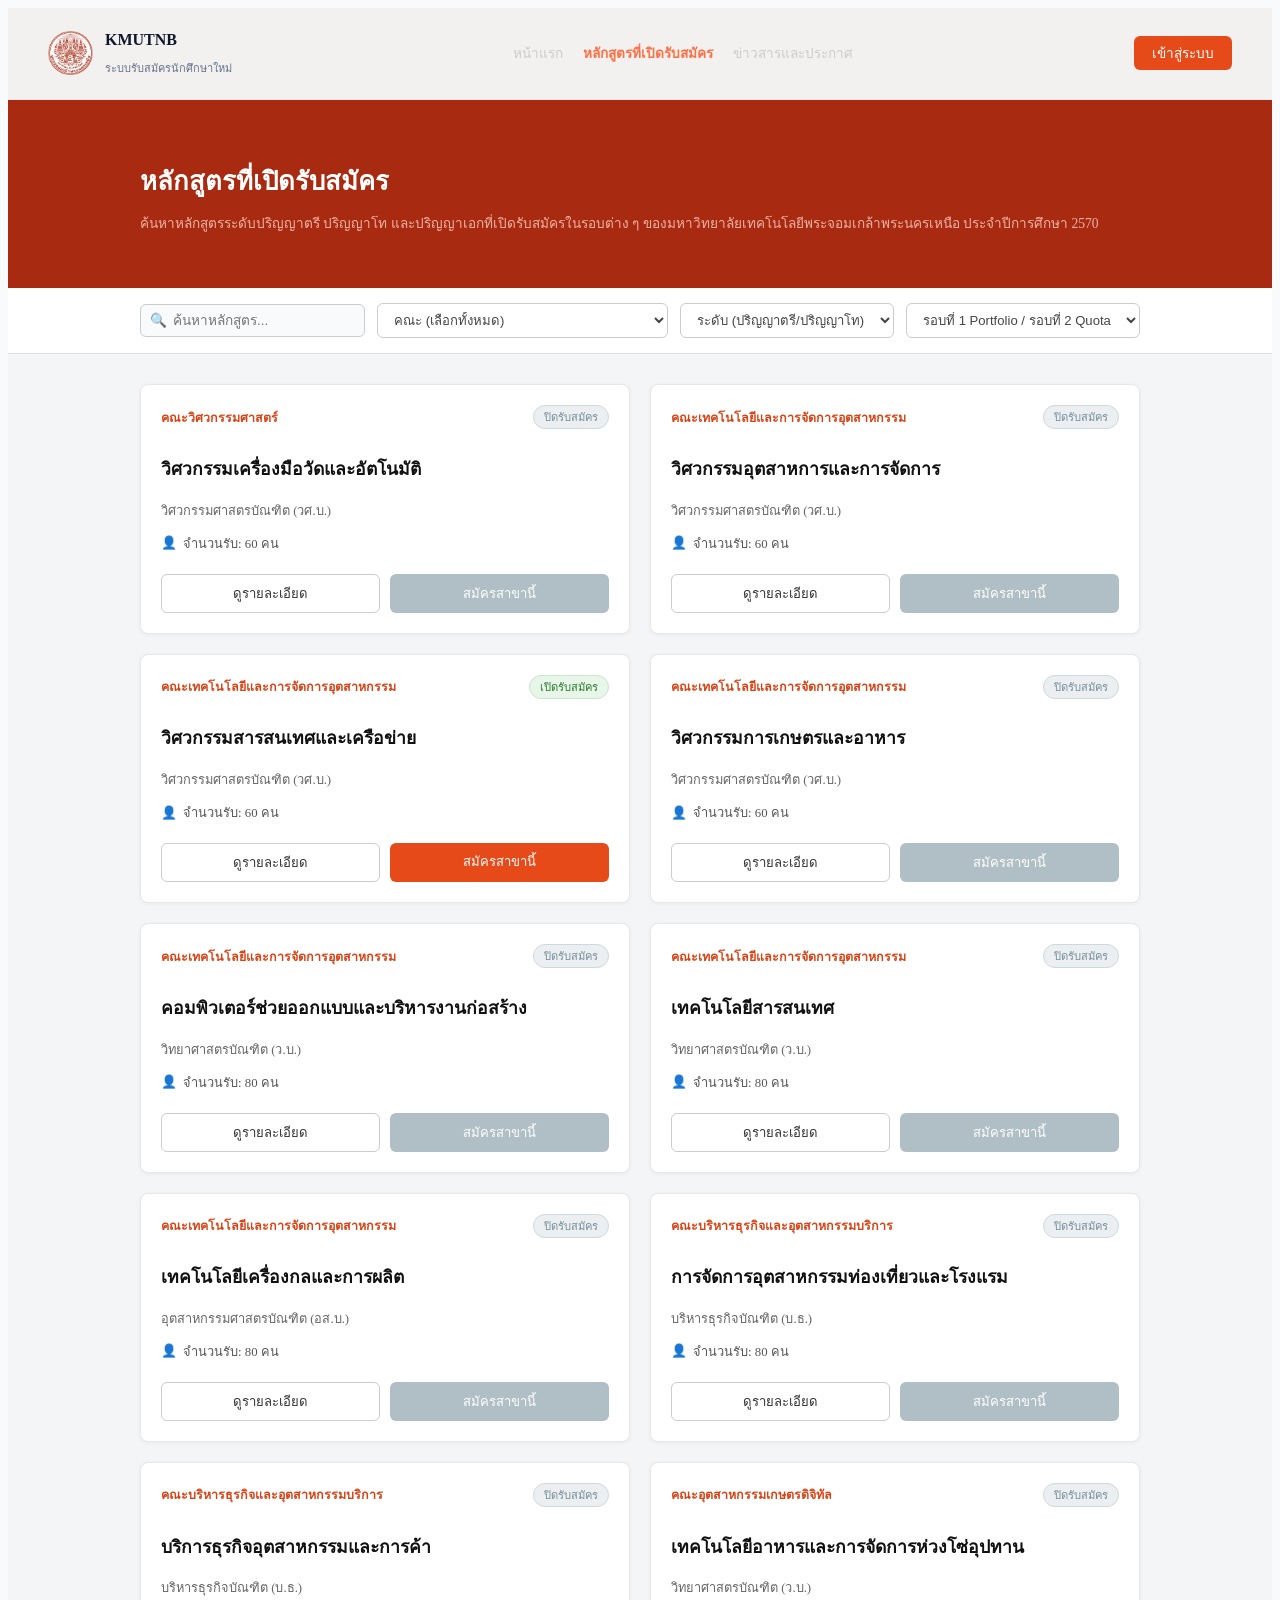
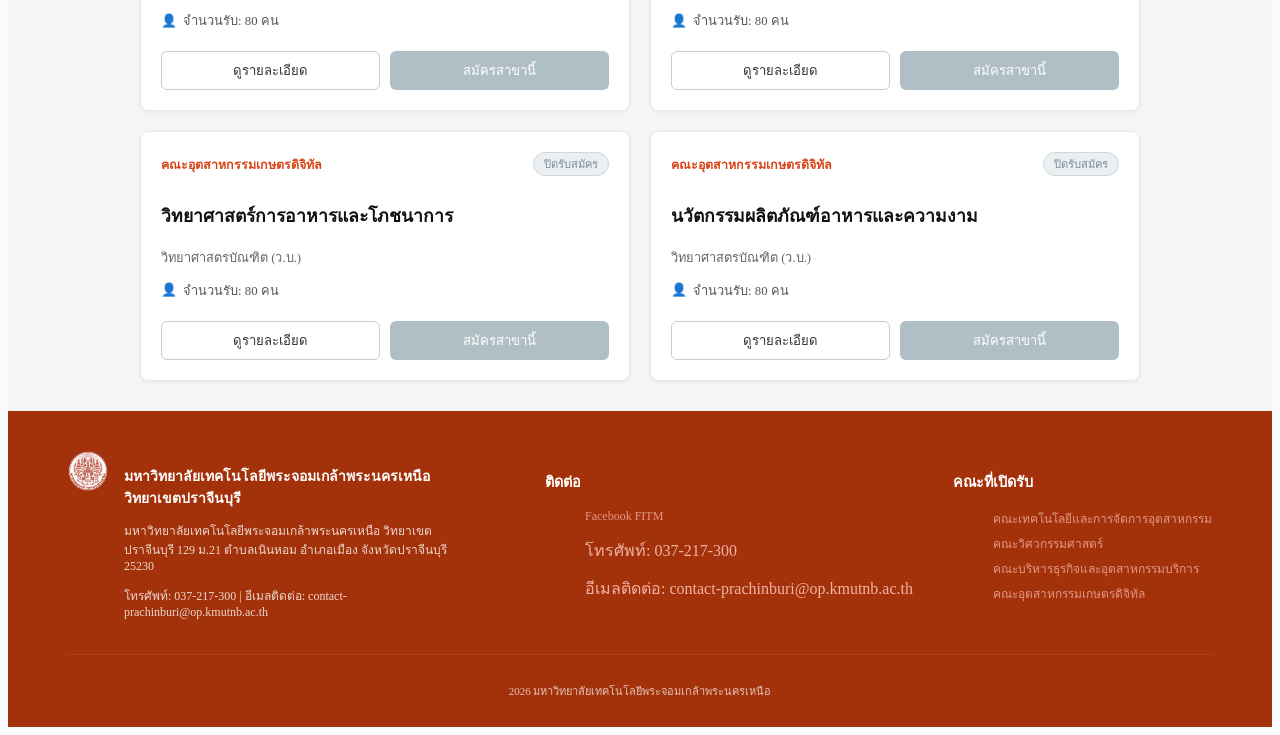
<file: program.html>
<!DOCTYPE html>
<html lang="th">
<head>
    <meta charset="UTF-8">
    <meta name="viewport" content="width=device-width, initial-scale=1.0">
    <title>หลักสูตรที่เปิดรับสมัคร - KMUTNB</title>
    <link rel="stylesheet" href="css/styless.css">
</head>
<body>

    <!-- Header Navigation Bar -->
    <header class="top-nav">
        <div class="brand">
            <img src="images/logo_kmutnb-(6).png" alt="KMUTNB Logo">
            <div class="topbar-text">
                <h1>KMUTNB</h1>
                <h2>ระบบรับสมัครนักศึกษาใหม่</h2>
            </div>
        </div>

        <nav class="nav-links">
            <a href="index.html">หน้าแรก</a>
            <a href="program.html" class="active">หลักสูตรที่เปิดรับสมัคร</a>
            <a href="news.html">ข่าวสารและประกาศ</a>
        </nav>
        <a href="login.html" class="btn-top-login">เข้าสู่ระบบ</a>
    </header>

    <!-- Red Banner Section -->
    <section class="program-hero">
        <div class="hero-inner">
            <h1>หลักสูตรที่เปิดรับสมัคร</h1>
            <p>ค้นหาหลักสูตรระดับปริญญาตรี ปริญญาโท และปริญญาเอกที่เปิดรับสมัครในรอบต่าง ๆ ของมหาวิทยาลัยเทคโนโลยีพระจอมเกล้าพระนครเหนือ ประจำปีการศึกษา 2570</p>
        </div>
    </section>

    <!-- Filter Bar Section -->
    <section class="filter-section">
        <div class="filter-container">
            <div class="search-box">
                <span class="search-icon">🔍</span>
                <input type="text" placeholder="ค้นหาหลักสูตร...">
            </div>
            <select class="filter-select">
                <option value="">คณะ (เลือกทั้งหมด)</option>
                <option value="eng">คณะวิศวกรรมศาสตร์</option>
                <option value="sci">คณะวิทยาศาสตร์ประยุกต์</option>
                <option value="it">คณะเทคโนโลยีและการจัดการอุตสาหกรรม</option>
            </select>
            <select class="filter-select">
                <option value="">ระดับ (ปริญญาตรี/ปริญญาโท)</option>
                <option value="bachelor">ปริญญาตรี</option>
                <option value="master">ปริญญาโท</option>
            </select>
            <select class="filter-select">
                <option value="">รอบที่ 1 Portfolio / รอบที่ 2 Quota</option>
                <option value="1">รอบที่ 1 Portfolio</option>
                <option value="2">รอบที่ 2 Quota</option>
            </select>
        </div>
    </section>

    <!-- Programs Grid Section -->
    <main class="program-content">
        <div class="cards-grid">

            <!-- Card 1 (ปิดรับสมัคร) -->
            <div class="p-card">
                <div class="p-card-header">
                    <span class="faculty-name orange-text">คณะวิศวกรรมศาสตร์</span>
                                        <span class="status-badge closed">ปิดรับสมัคร</span>
                </div>
                <h3>วิศวกรรมเครื่องมือวัดและอัตโนมัติ</h3>
                <p class="degree-text">วิศวกรรมศาสตรบัณฑิต (วศ.บ.)</p>
                <div class="quota-info">
                    <span class="user-icon">👤</span> จำนวนรับ: 60 คน
                </div>
                <div class="p-card-actions">
                    <a href="https://iee.eng.kmutnb.ac.th/iee/couse/InAE3.pdf" class="btn-outline">ดูรายละเอียด</a>
                    <button class="btn-disabled" disabled>สมัครสาขานี้</button>
                </div>
            </div>

            <!-- Card 2 (ปิดรับสมัคร) -->
            <div class="p-card">
                <div class="p-card-header">
                    <span class="faculty-name orange-text">คณะเทคโนโลยีและการจัดการอุตสาหกรรม</span>
                                        <span class="status-badge closed">ปิดรับสมัคร</span>
                </div>
                <h3>วิศวกรรมอุตสาหการและการจัดการ</h3>
                <p class="degree-text">วิศวกรรมศาสตรบัณฑิต (วศ.บ.)</p>
                <div class="quota-info">
                    <span class="user-icon">👤</span> จำนวนรับ: 60 คน
                </div>
                <div class="p-card-actions">
                    <a href="https://drive.google.com/file/d/1nWRyAIb6v1Vnj1lN9MLzj8o7nydtHSuR/view" class="btn-outline">ดูรายละเอียด</a>
                    <button class="btn-disabled" disabled>สมัครสาขานี้</button>
                </div>
            </div>

            <!-- Card 3 -->
            <div class="p-card">
                <div class="p-card-header">
                    <span class="faculty-name orange-text">คณะเทคโนโลยีและการจัดการอุตสาหกรรม</span>
                    <span class="status-badge open">เปิดรับสมัคร</span>
                </div>
                <h3>วิศวกรรมสารสนเทศและเครือข่าย</h3>
                <p class="degree-text">วิศวกรรมศาสตรบัณฑิต (วศ.บ.)</p>
                <div class="quota-info">
                    <span class="user-icon">👤</span> จำนวนรับ: 60 คน
                </div>
                <div class="p-card-actions">
                    <a href="https://drive.google.com/file/d/1ejZqvrRnWKPkoeWrat8Jf7i-I3Xrk6Xf/view" class="btn-outline">ดูรายละเอียด</a>
                    <a href="application.html" class="btn-filled">สมัครสาขานี้</a>
                </div>
            </div>

            <!-- Card 4 (ปิดรับสมัคร) -->
            <div class="p-card">
                <div class="p-card-header">
                    <span class="faculty-name orange-text">คณะเทคโนโลยีและการจัดการอุตสาหกรรม</span>
                    <span class="status-badge closed">ปิดรับสมัคร</span>
                </div>
                <h3>วิศวกรรมการเกษตรและอาหาร</h3>
                <p class="degree-text">วิศวกรรมศาสตรบัณฑิต (วศ.บ.)</p>
                <div class="quota-info">
                    <span class="user-icon">👤</span> จำนวนรับ: 60 คน
                </div>
                <div class="p-card-actions">
                    <a href="https://drive.google.com/file/d/1sIog0nACEg2eBNIF3ODDtql6umNFbzgA/view" class="btn-outline">ดูรายละเอียด</a>
                    <button class="btn-disabled" disabled>สมัครสาขานี้</button>
                </div>
            </div>

            <!-- Card 5 (ปิดรับสมัคร) -->
            <div class="p-card">
                <div class="p-card-header">
                    <span class="faculty-name orange-text">คณะเทคโนโลยีและการจัดการอุตสาหกรรม</span>
                    <span class="status-badge closed">ปิดรับสมัคร</span>
                </div>
                <h3>คอมพิวเตอร์ช่วยออกแบบและบริหารงานก่อสร้าง</h3>
                <p class="degree-text">วิทยาศาสตรบัณฑิต (ว.บ.)</p>
                <div class="quota-info">
                    <span class="user-icon">👤</span> จำนวนรับ: 80 คน
                </div>
                <div class="p-card-actions">
                    <a href="https://drive.google.com/file/d/1ipP22cpc3xvyjiHv_XB-F19Jn1P3CVAr/view" class="btn-outline">ดูรายละเอียด</a>
                    <button class="btn-disabled" disabled>สมัครสาขานี้</button>
                </div>
            </div>

            <!-- Card 6 -->
            <div class="p-card">
                <div class="p-card-header">
                    <span class="faculty-name orange-text">คณะเทคโนโลยีและการจัดการอุตสาหกรรม</span>
                    <span class="status-badge closed">ปิดรับสมัคร</span>
                </div>
                <h3>เทคโนโลยีสารสนเทศ</h3>
                <p class="degree-text">วิทยาศาสตรบัณฑิต (ว.บ.)</p>
                <div class="quota-info">
                    <span class="user-icon">👤</span> จำนวนรับ: 80 คน
                </div>
                <div class="p-card-actions">
                    <a href="https://drive.google.com/file/d/1GNU9YcfxLtV_W3SEOMs_SdRdV4aX3Mkn/view" class="btn-outline">ดูรายละเอียด</a>
                    <button class="btn-disabled" disabled>สมัครสาขานี้</button>
                </div>
            </div>

            <!-- Card 7 (ปิดรับสมัคร) -->
            <div class="p-card">
                <div class="p-card-header">
                    <span class="faculty-name orange-text">คณะเทคโนโลยีและการจัดการอุตสาหกรรม</span>
                    <span class="status-badge closed">ปิดรับสมัคร</span>
                </div>
                <h3>เทคโนโลยีเครื่องกลและการผลิต</h3>
                <p class="degree-text">อุตสาหกรรมศาสตรบัณฑิต (อส.บ.)</p>
                <div class="quota-info">
                    <span class="user-icon">👤</span> จำนวนรับ: 80 คน
                </div>
                <div class="p-card-actions">
                    <a href="https://drive.google.com/file/d/1fYMiqZ_BYexTkUENGp2FSpMcC-KSfTV8/view" class="btn-outline">ดูรายละเอียด</a>
                    <button class="btn-disabled" disabled>สมัครสาขานี้</button>
                </div>
            </div>

            <!-- Card 8 (ปิดรับสมัคร) -->
            <div class="p-card">
                <div class="p-card-header">
                    <span class="faculty-name orange-text">คณะบริหารธุรกิจและอุตสาหกรรมบริการ</span>
                    <span class="status-badge closed">ปิดรับสมัคร</span>
                </div>
                <h3>การจัดการอุตสาหกรรมท่องเที่ยวและโรงแรม</h3>
                <p class="degree-text">บริหารธุรกิจบัณฑิต (บ.ธ.)</p>
                <div class="quota-info">
                    <span class="user-icon">👤</span> จำนวนรับ: 80 คน
                </div>
                <div class="p-card-actions">
                    <a href="https://www.admission.kmutnb.ac.th/sites/default/files/2020-02/bas4y-certquotaschool.pdf" class="btn-outline">ดูรายละเอียด</a>
                    <button class="btn-disabled" disabled>สมัครสาขานี้</button>
                </div>
            </div>

            <!-- Card 9 (ปิดรับสมัคร) -->
            <div class="p-card">
                <div class="p-card-header">
                    <span class="faculty-name orange-text">คณะบริหารธุรกิจและอุตสาหกรรมบริการ</span>
                    <span class="status-badge closed">ปิดรับสมัคร</span>
                </div>
                <h3>บริการธุรกิจอุตสาหกรรมและการค้า</h3>
                <p class="degree-text">บริหารธุรกิจบัณฑิต (บ.ธ.)</p>
                <div class="quota-info">
                    <span class="user-icon">👤</span> จำนวนรับ: 80 คน
                </div>
                <div class="p-card-actions">
                    <a href="https://www.admission.kmutnb.ac.th/sites/default/files/2020-02/bas4y-certquotaschool.pdf" class="btn-outline">ดูรายละเอียด</a>
                    <button class="btn-disabled" disabled>สมัครสาขานี้</button>
                </div>
            </div>

            <!-- Card 10 (ปิดรับสมัคร) -->
            <div class="p-card">
                <div class="p-card-header">
                    <span class="faculty-name orange-text">คณะอุตสาหกรรมเกษตรดิจิทัล</span>
                    <span class="status-badge closed">ปิดรับสมัคร</span>
                </div>
                <h3>เทคโนโลยีอาหารและการจัดการห่วงโซ่อุปทาน</h3>
                <p class="degree-text">วิทยาศาสตรบัณฑิต (ว.บ.)</p>
                <div class="quota-info">
                    <span class="user-icon">👤</span> จำนวนรับ: 80 คน
                </div>
                <div class="p-card-actions">
                    <a href="https://agro.kmutnb.ac.th/?page_id=1203" class="btn-outline">ดูรายละเอียด</a>
                    <button class="btn-disabled" disabled>สมัครสาขานี้</button>
                </div>
            </div>

             <!-- Card 11 (ปิดรับสมัคร) -->
            <div class="p-card">
                <div class="p-card-header">
                    <span class="faculty-name orange-text">คณะอุตสาหกรรมเกษตรดิจิทัล</span>
                    <span class="status-badge closed">ปิดรับสมัคร</span>
                </div>
                <h3>วิทยาศาสตร์การอาหารและโภชนาการ</h3>
                <p class="degree-text">วิทยาศาสตรบัณฑิต (ว.บ.)</p>
                <div class="quota-info">
                    <span class="user-icon">👤</span> จำนวนรับ: 80 คน
                </div>
                <div class="p-card-actions">
                    <a href="https://agro.kmutnb.ac.th/?page_id=1203" class="btn-outline">ดูรายละเอียด</a>
                    <button class="btn-disabled" disabled>สมัครสาขานี้</button>
                </div>
            </div>

            <!-- Card 12 (ปิดรับสมัคร) -->
            <div class="p-card">
                <div class="p-card-header">
                    <span class="faculty-name orange-text">คณะอุตสาหกรรมเกษตรดิจิทัล</span>
                    <span class="status-badge closed">ปิดรับสมัคร</span>
                </div>
                <h3>นวัตกรรมผลิตภัณฑ์อาหารและความงาม</h3>
                <p class="degree-text">วิทยาศาสตรบัณฑิต (ว.บ.)</p>
                <div class="quota-info">
                    <span class="user-icon">👤</span> จำนวนรับ: 80 คน
                </div>
                <div class="p-card-actions">
                    <a href="https://agro.kmutnb.ac.th/?page_id=1644" class="btn-outline">ดูรายละเอียด</a>
                    <button class="btn-disabled" disabled>สมัครสาขานี้</button>
                </div>
            </div>

        </div>
    </main>

    <!-- Footer Section -->
    <footer>
    <div class="footer-container">
      <div class="footer-brand">
        <img src="images/logo_kmutnb-(6).png" alt="KMUTNB Logo">
        <div>
          <h3>มหาวิทยาลัยเทคโนโลยีพระจอมเกล้าพระนครเหนือ วิทยาเขตปราจีนบุรี</h3>
          <p>มหาวิทยาลัยเทคโนโลยีพระจอมเกล้าพระนครเหนือ วิทยาเขตปราจีนบุรี
            129 ม.21 ตำบลเนินหอม อำเภอเมือง จังหวัดปราจีนบุรี 25230
          </p>
          <p>โทรศัพท์: 037-217-300 | อีเมลติดต่อ: contact-prachinburi@op.kmutnb.ac.th</p>
        </div>
      </div>

      <div class="footer-links">
        <div class="footer-col">
          <h4>ติดต่อ</h4>
          <ul>
            <a href="https://www.facebook.com/FITM.KMUTNB?locale=th_TH" target="_blank"><li>Facebook FITM</li></a>
            <li><p>โทรศัพท์: 037-217-300</p></li>
            <li><p>อีเมลติดต่อ: contact-prachinburi@op.kmutnb.ac.th</p></li>
          </ul>
        </div>
        <div class="footer-col">
          <h4>คณะที่เปิดรับ</h4>
          <ul>
            <li><a href="courses.html">คณะเทคโนโลยีและการจัดการอุตสาหกรรม</a></li>
            <li><a href="courses.html">คณะวิศวกรรมศาสตร์</a></li>
            <li><a href="courses.html">คณะบริหารธุรกิจและอุตสาหกรรมบริการ</a></li>
            <li><a href="courses.html">คณะอุตสาหกรรมเกษตรดิจิทัล</a></li>
          </ul>
        </div>
      </div>
    </div>
    <div class="footer-bottom">
      <p> 2026 มหาวิทยาลัยเทคโนโลยีพระจอมเกล้าพระนครเหนือ</p>
    </div>
  </footer>

</body>
</html>
</file>
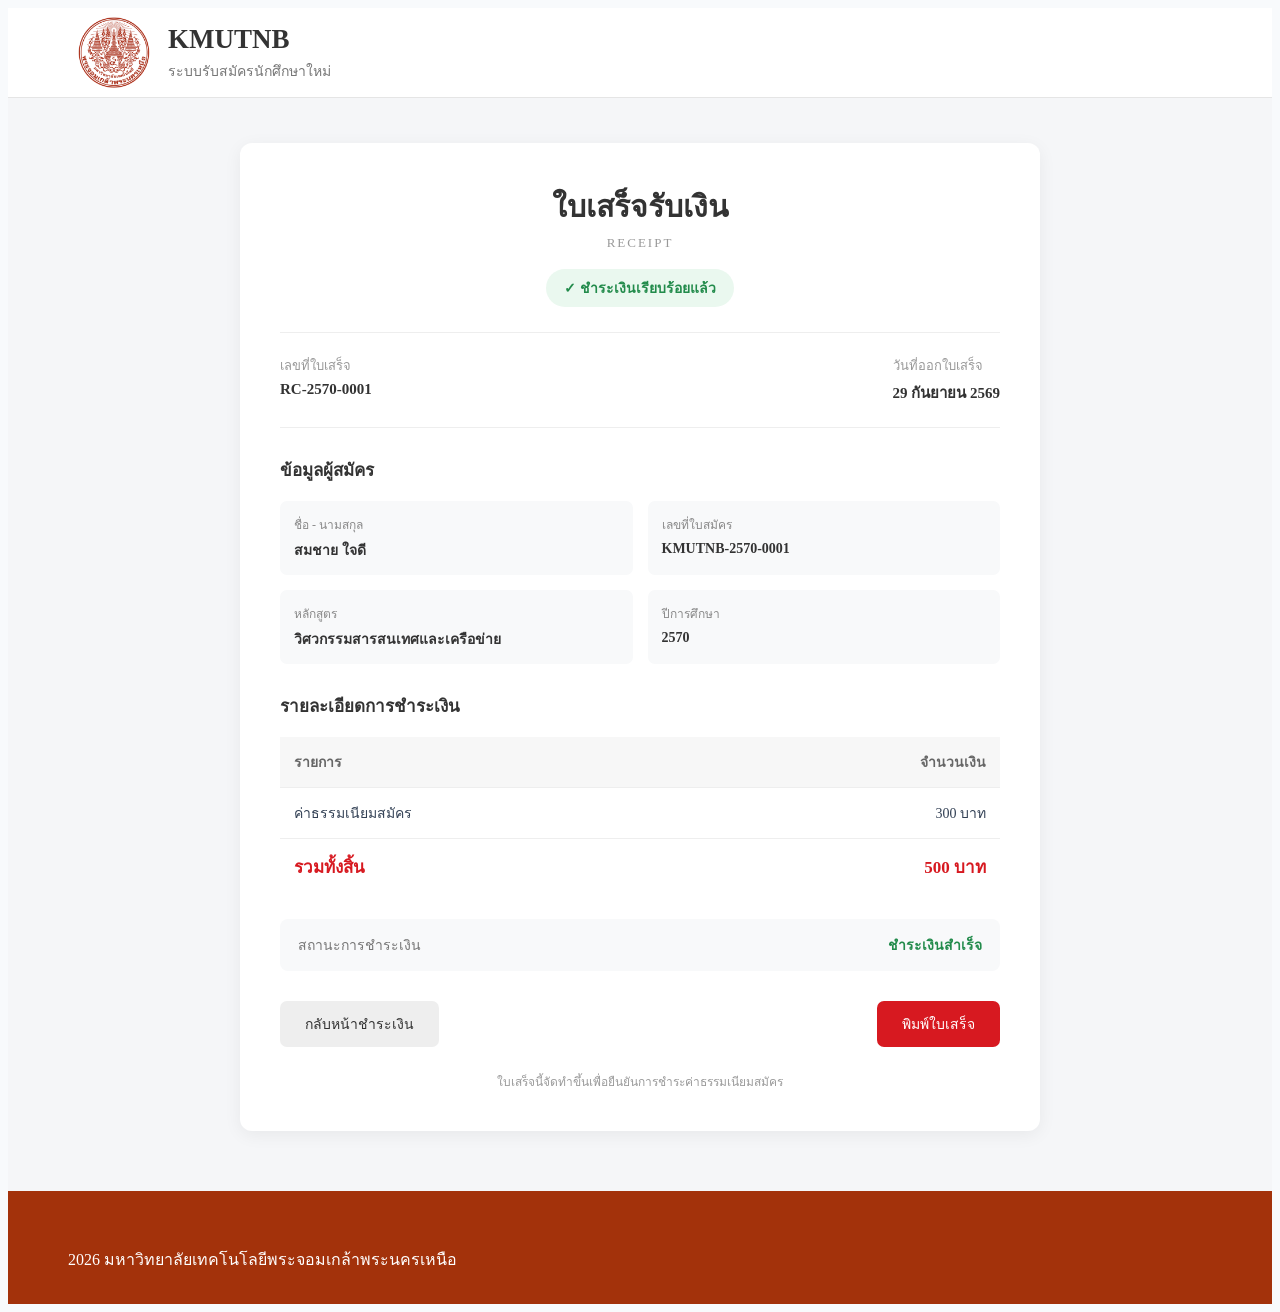
<file: receipt.html>
<!DOCTYPE html>
<html lang="th">

<head>
    <meta charset="UTF-8">
    <meta name="viewport" content="width=device-width, initial-scale=1.0">

    <title>ใบเสร็จรับเงิน - KMUTNB</title>

    <link rel="stylesheet" href="css/payment.css">
</head>

<body>

    <!-- Header -->
    <header class="receipt-header">

        <div class="receipt-brand">

            <img src="images/logo_kmutnb-(6).png" alt="KMUTNB Logo">

            <div>
                <h1>KMUTNB</h1>
                <p>ระบบรับสมัครนักศึกษาใหม่</p>
            </div>

        </div>

    </header>


    <!-- Receipt -->
    <main class="receipt-page">

        <div class="receipt-card">

            <div class="receipt-title">

                <h2>ใบเสร็จรับเงิน</h2>

                <p>RECEIPT</p>

                <div class="success-message">
                    ✓ ชำระเงินเรียบร้อยแล้ว
                </div>

            </div>


            <!-- Receipt Information -->
            <div class="receipt-info">

                <div>
                    <span>เลขที่ใบเสร็จ</span>
                    <strong>RC-2570-0001</strong>
                </div>

                <div>
                    <span>วันที่ออกใบเสร็จ</span>
                    <strong>29 กันยายน 2569</strong>
                </div>

            </div>


            <!-- Applicant -->
            <div class="receipt-section">

                <h3>ข้อมูลผู้สมัคร</h3>

                <div class="applicant-info">

                    <div>
                        <span>ชื่อ - นามสกุล</span>
                        <strong>สมชาย ใจดี</strong>
                    </div>

                    <div>
                        <span>เลขที่ใบสมัคร</span>
                        <strong>KMUTNB-2570-0001</strong>
                    </div>

                    <div>
                        <span>หลักสูตร</span>
                        <strong>วิศวกรรมสารสนเทศและเครือข่าย</strong>
                    </div>

                    <div>
                        <span>ปีการศึกษา</span>
                        <strong>2570</strong>
                    </div>

                </div>

            </div>


            <!-- Payment Detail -->
            <div class="receipt-section">

                <h3>รายละเอียดการชำระเงิน</h3>

                <table>

                    <thead>
                        <tr>
                            <th>รายการ</th>
                            <th>จำนวนเงิน</th>
                        </tr>
                    </thead>

                    <tbody>

                        <tr>
                            <td>ค่าธรรมเนียมสมัคร</td>
                            <td>300 บาท</td>
                        </tr>

                    </tbody>

                    <tfoot>

                        <tr>
                            <td>รวมทั้งสิ้น</td>
                            <td>500 บาท</td>
                        </tr>

                    </tfoot>

                </table>

            </div>


            <!-- Payment Status -->
            <div class="receipt-status">

                <span>สถานะการชำระเงิน</span>

                <strong>ชำระเงินสำเร็จ</strong>

            </div>


            <!-- Buttons -->
            <div class="receipt-buttons">

                <a href="payment.html" class="receipt-back">
                    กลับหน้าชำระเงิน
                </a>

                <button onclick="window.print()" class="print-button">
                    พิมพ์ใบเสร็จ
                </button>

            </div>


            <p class="receipt-note">
                ใบเสร็จนี้จัดทำขึ้นเพื่อยืนยันการชำระค่าธรรมเนียมสมัคร
            </p>

        </div>

    </main>


    <footer class="receipt-footer">

        <p>
            2026 มหาวิทยาลัยเทคโนโลยีพระจอมเกล้าพระนครเหนือ
        </p>

    </footer>

</body>

</html>
</file>
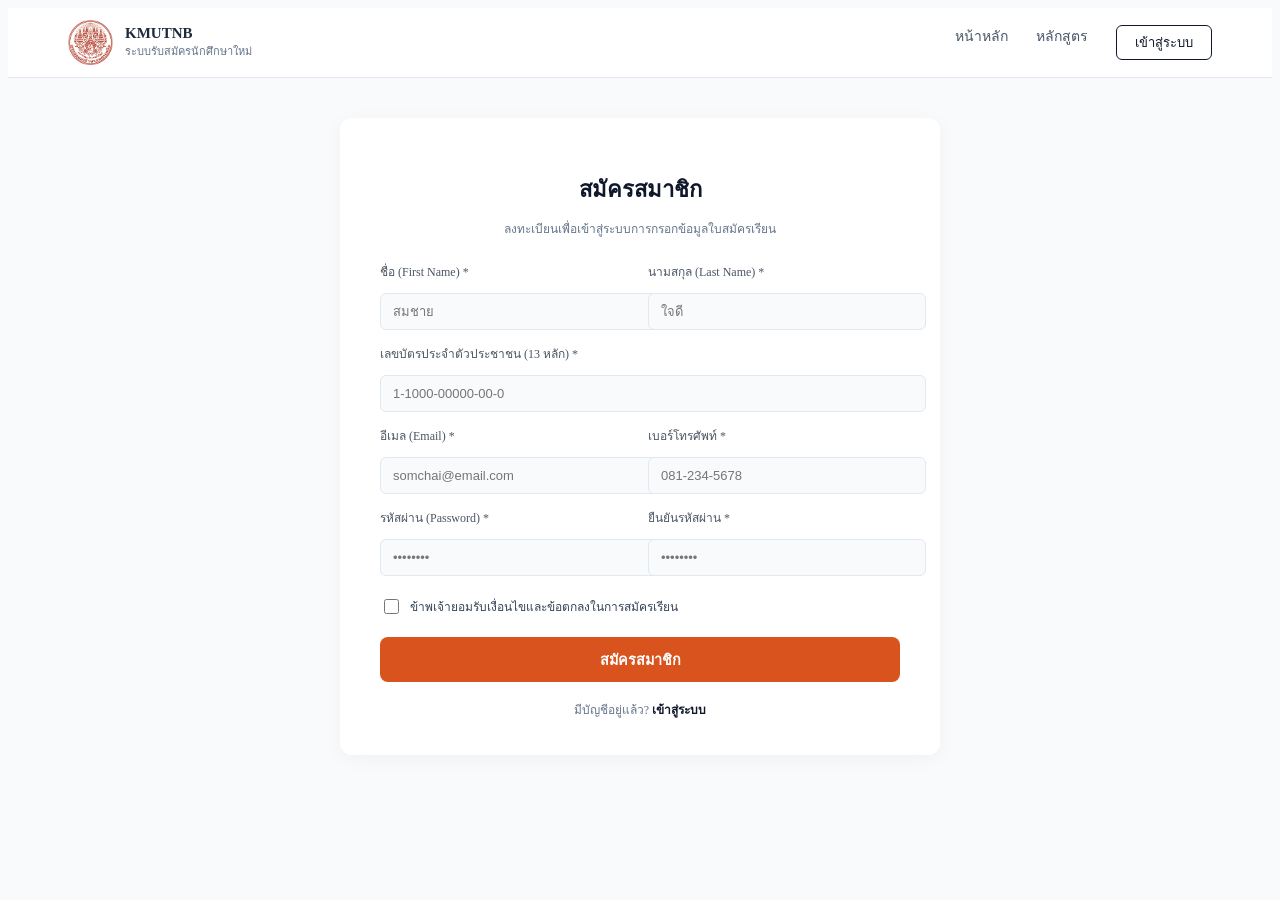
<file: register.html>
<!DOCTYPE html>
<html lang="th">
<head>
  <meta charset="UTF-8">
  <meta name="viewport" content="width=device-width, initial-scale=1.0">
  <title>สมัครสมาชิก - KMUTNB</title>
  
  <link rel="stylesheet" href="css/styless.css">
</head>
<body>

  <!-- NAVBAR HEADER -->
  <header>
    <div class="brand">
      <!-- รูปโลโก้ตามโฟลเดอร์ image/ -->
      <img src="images/logo_kmutnb-(6).png" alt="KMUTNB Logo">
      <div class="brand-text">
        <span class="brand-title">KMUTNB</span>
        <span class="brand-subtitle">ระบบรับสมัครนักศึกษาใหม่</span>
      </div>
    </div>

    <!-- ลิงก์เชื่อมโยงไปยังหน้าต่างๆ ตามไฟล์ในโปรเจกต์ -->
    <nav>
      <a href="index.html">หน้าหลัก</a>
      <a href="program.html">หลักสูตร</a>
      

    <!-- ลิงก์เข้าสู่ระบบ (หากมีหน้า login.html เพิ่มเติม) -->
    <a href="login.html" class="btn-login-nav">เข้าสู่ระบบ</a>
  </header>

  <!-- REGISTER FORM SECTION -->
  <div class="container">
    <div class="card">
      <h2>สมัครสมาชิก</h2>
      <p class="subtitle">ลงทะเบียนเพื่อเข้าสู่ระบบการกรอกข้อมูลใบสมัครเรียน</p>

      <!-- เมื่อกด Submit สั่งย้ายไปหน้า index.html -->
      <form action="login.html">
        
        <div class="form-row">
          <div class="form-group">
            <label>ชื่อ (First Name) *</label>
            <input type="text" name="firstname" placeholder="สมชาย" required>
          </div>
          <div class="form-group">
            <label>นามสกุล (Last Name) *</label>
            <input type="text" name="lastname" placeholder="ใจดี" required>
          </div>
        </div>

        <div class="form-group full">
          <label>เลขบัตรประจำตัวประชาชน (13 หลัก) *</label>
          <input type="text" name="citizen_id" placeholder="1-1000-00000-00-0" required>
        </div>

        <div class="form-row">
          <div class="form-group">
            <label>อีเมล (Email) *</label>
            <input type="email" name="email" placeholder="somchai@email.com" required>
          </div>
          <div class="form-group">
            <label>เบอร์โทรศัพท์ *</label>
            <input type="tel" name="phone" placeholder="081-234-5678" required>
          </div>
        </div>

        <div class="form-row">
          <div class="form-group">
            <label>รหัสผ่าน (Password) *</label>
            <input type="password" name="password" placeholder="••••••••" required>
          </div>
          <div class="form-group">
            <label>ยืนยันรหัสผ่าน *</label>
            <input type="password" name="confirm_password" placeholder="••••••••" required>
          </div>
        </div>

        <div class="terms">
          <input type="checkbox" id="agree" required>
          <label for="agree">ข้าพเจ้ายอมรับเงื่อนไขและข้อตกลงในการสมัครเรียน</label>
        </div>

        <button type="submit" class="btn-submit">สมัครสมาชิก</button>
      </form>

      <div class="login-link">
        มีบัญชีอยู่แล้ว? <a href="login.html">เข้าสู่ระบบ</a>
      </div>
    </div>
  </div>

</body>
</html>
</file>
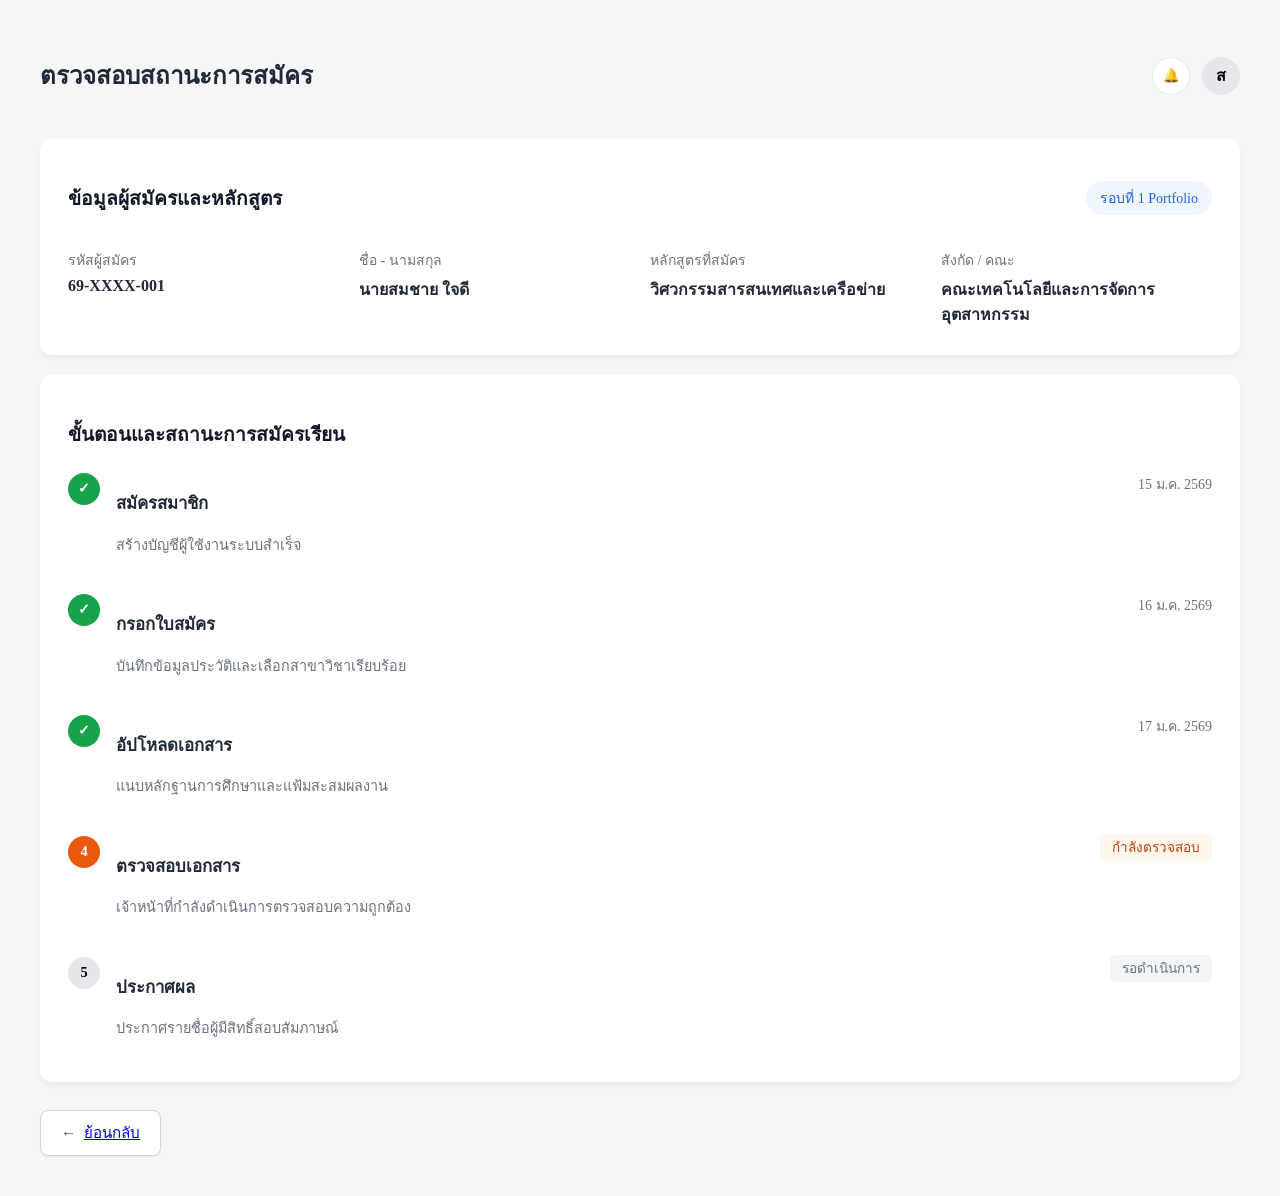
<file: status.html>
<!DOCTYPE html>
<html lang="th">
<head>
    <meta charset="UTF-8">
    <meta name="viewport" content="width=device-width, initial-scale=1.0">
    <title>ตรวจสอบสถานะการสมัคร - KMUTNB</title>
    <link rel="stylesheet" href="css/status.css">
</head>
<body>

    <div class="status-container">
        <!-- Header -->
        <header class="status-header">
            <h1 class="page-title">ตรวจสอบสถานะการสมัคร</h1>
            <div class="header-user">
                <button class="icon-btn" aria-label="แจ้งเตือน">
                    <span class="bell-icon">🔔</span>
                </button>
                <div class="user-avatar">ส</div>
            </div>
        </header>

        <!-- Card 1: ข้อมูลผู้สมัครและหลักสูตร -->
        <div class="card applicant-card">
            <div class="card-top-bar">
                <h2 class="card-subtitle">ข้อมูลผู้สมัครและหลักสูตร</h2>
                <span class="badge-round">รอบที่ 1 Portfolio</span>
            </div>
            
            <div class="info-grid">
                <div class="info-item">
                    <span class="info-label">รหัสผู้สมัคร</span>
                    <span class="info-value">69-XXXX-001</span>
                </div>
                <div class="info-item">
                    <span class="info-label">ชื่อ - นามสกุล</span>
                    <span class="info-value">นายสมชาย ใจดี</span>
                </div>
                <div class="info-item">
                    <span class="info-label">หลักสูตรที่สมัคร</span>
                    <span class="info-value">วิศวกรรมสารสนเทศและเครือข่าย</span>
                </div>
                <div class="info-item">
                    <span class="info-label">สังกัด / คณะ</span>
                    <span class="info-value">คณะเทคโนโลยีและการจัดการอุตสาหกรรม</span>
                </div>
            </div>
        </div>

        <!-- Card 2: ขั้นตอนและสถานะการสมัครเรียน -->
        <div class="card timeline-card">
            <h2 class="card-subtitle mb-24">ขั้นตอนและสถานะการสมัครเรียน</h2>

            <div class="timeline">
                
                <!-- Step 1: Completed -->
                <div class="timeline-item completed">
                    <div class="timeline-marker">
                        <span class="check-icon">✓</span>
                    </div>
                    <div class="timeline-content">
                        <h3 class="step-title">สมัครสมาชิก</h3>
                        <p class="step-desc">สร้างบัญชีผู้ใช้งานระบบสำเร็จ</p>
                    </div>
                    <div class="timeline-status">
                        <span class="date-badge">15 ม.ค. 2569</span>
                    </div>
                </div>

                <!-- Step 2: Completed -->
                <div class="timeline-item completed">
                    <div class="timeline-marker">
                        <span class="check-icon">✓</span>
                    </div>
                    <div class="timeline-content">
                        <h3 class="step-title">กรอกใบสมัคร</h3>
                        <p class="step-desc">บันทึกข้อมูลประวัติและเลือกสาขาวิชาเรียบร้อย</p>
                    </div>
                    <div class="timeline-status">
                        <span class="date-badge">16 ม.ค. 2569</span>
                    </div>
                </div>

                <!-- Step 3: Completed -->
                <div class="timeline-item completed">
                    <div class="timeline-marker">
                        <span class="check-icon">✓</span>
                    </div>
                    <div class="timeline-content">
                        <h3 class="step-title">อัปโหลดเอกสาร</h3>
                        <p class="step-desc">แนบหลักฐานการศึกษาและแฟ้มสะสมผลงาน</p>
                    </div>
                    <div class="timeline-status">
                        <span class="date-badge">17 ม.ค. 2569</span>
                    </div>
                </div>

                <!-- Step 4: In Progress -->
                <div class="timeline-item active">
                    <div class="timeline-marker">4</div>
                    <div class="timeline-content">
                        <h3 class="step-title">ตรวจสอบเอกสาร</h3>
                        <p class="step-desc">เจ้าหน้าที่กำลังดำเนินการตรวจสอบความถูกต้อง</p>
                    </div>
                    <div class="timeline-status">
                        <span class="status-badge orange">กำลังตรวจสอบ</span>
                    </div>
                </div>

                <!-- Step 5: Pending -->
                <div class="timeline-item pending">
                    <div class="timeline-marker">5</div>
                    <div class="timeline-content">
                        <h3 class="step-title">ประกาศผล</h3>
                        <p class="step-desc">ประกาศรายชื่อผู้มีสิทธิ์สอบสัมภาษณ์</p>
                    </div>
                    <div class="timeline-status">
                        <span class="status-badge gray">รอดำเนินการ</span>
                    </div>
                </div>

            </div>
        </div>

        <!-- Footer / Action Area (ปุ่มย้อนกลับอยู่ล่างสุดซ้ายมือ) -->
        <div class="status-footer">
            <button class="btn-back" onclick="history.back()">
                <span class="back-arrow">←</span> 
                <a href="dashboard.html" class="btn-home">ย้อนกลับ</a>
            </button>
        </div>

    </div>

</body>
</html>
</file>
<file: css/styless.css>
/* ================= index ================= */
body { 
  background-color: #f8fafc;
  color: #334155;
}

/* TOPBAR / NAVBAR */
.topbar {
  background-color: #ffffff;
  display: flex; /* เรียงแนวนอน */
  justify-content: space-between; /* เว้นระยะซ้ายขวา */
  align-items: center; /* กึ่งกลางแนวตั้ง */
  padding: 12px 60px;
  border-bottom: 1px solid #e2e8f0;
}

.brand { /*โลโก้ + ชื่อมอ */
  display: flex;
  align-items: center;
  gap: 12px; /* ระยะระหว่างโลโก้กับข้อความ */
}

.brand img {
  width: 45px;
  height: 45px;
  object-fit: contain;
}

.topbar-text h1 {
  font-size: 16px;
  color: #0f172a;
}

.topbar-text h2 {
  font-size: 11px;
  color: #64748b;
  font-weight: normal;
}

.nav-link {
  display: flex; 
  gap: 28px;
}

.nav-link a {
  text-decoration: none; /* ลบเส้นใต้ */
  color: #475569;
  font-size: 14px;
}

.nav-link a.active,
.nav-link a:hover { /*เปลี่ยนสีตอนเลือกหรือเอาเมาส์ไปวาง*/
  color: #a3320b;
  font-weight: 600;
}

.btn-login {
  text-decoration: none;
  border: 1px solid #0f172a; /*เส้นขอบ */
  color: #0f172a;
  padding: 6px 16px;
  border-radius: 6px; /*ความมนของมุม */
  font-size: 13px;
  transition: all 0.2s; /*เวลาเปลี่ยนสี */
}

.btn-login:hover {
  background-color: #0f172a;
  color: #ffffff;
}

/* HERO BANNER SECTION */
.hero-section {
  background-color: #a3320b; /* โทนสีแดงอิฐ/น้ำตาลแดง KMUTNB */
  color: #ffffff;
  text-align: center;
  padding: 60px 20px;
}

.tcas-tag {
  background-color: rgba(255, 255, 255, 0.2);
  padding: 4px 12px;
  border-radius: 20px; /* ความมนของมุม */
  font-size: 12px;
}

.hero-section h1 {
  font-size: 28px;
  margin: 16px 0 8px;
}

.university-name {
  font-size: 14px;
  opacity: 0.9;
}

.university-name-en {
  font-size: 12px;
  opacity: 0.7;
  margin-bottom: 24px;
}

.hero-buttons {
  display: flex;
  justify-content: center;
  gap: 12px;
}

.btn-hero-apply {
  background-color: #e05315;
  color: #ffffff;
  padding: 10px 20px;
  border-radius: 6px;
  text-decoration: none;
  font-size: 14px;
  font-weight: 600;
}

.btn-hero-login {
  border: 1px solid #ffffff;
  color: #ffffff;
  padding: 10px 20px;
  border-radius: 6px;
  text-decoration: none;
  font-size: 14px;
}

/* STEPS SECTION */
.steps-section {
  padding: 50px 60px;
  text-align: center;
}

.section-title {
  font-size: 22px;
  color: #a3320b;
  margin-bottom: 6px;
}

.section-subtitle {
  font-size: 12px;
  color: #64748b;
  margin-bottom: 30px;
}

.steps-grid {
  display: flex;
  gap: 20px;
}

.step-card {
  flex: 1;
  background-color: #ffffff;
  padding: 24px 16px;
  border-radius: 8px;
  box-shadow: 0 2px 10px rgba(0, 0, 0, 0.04);
  text-align: left;
}

.step-num {
  font-size: 24px;
  font-weight: bold;
  color: #e05315;
}

.step-card h3 {
  font-size: 14px;
  margin: 8px 0;
  color: #0f172a;
}

.step-card p {
  font-size: 12px;
  color: #64748b;
  line-height: 1.4;
}

/* NEWS SECTION (ชุดโค้ดปรับปรุงสมบูรณ์) */
.news-section {
  padding: 40px 60px;
  background-color: #ffffff;
}

.news-header {
  display: flex;
  justify-content: space-between;
  align-items: center;
  margin-bottom: 20px;
}

.news-header h2 {
  font-size: 20px;
  color: #a3320b;
}

.view-all {
  color: #e05315;
  text-decoration: none;
  font-size: 13px;
  transition: color 0.2s ease;
}

.view-all:hover {
  color: #a3320b;
  text-decoration: underline;
}

.news-grid {
  display: flex;
  gap: 20px;
}

.news-card {
  flex: 1;
  border: 1px solid #e2e8f0;
  border-radius: 8px;
  overflow: hidden;
  background-color: #ffffff;
  transition: transform 0.2s ease, box-shadow 0.2s ease;
}

/* เอฟเฟกต์เมื่อวางเมาส์เหนือการ์ด */
.news-card:hover {
  transform: translateY(-4px);
  box-shadow: 0 10px 15px -3px rgba(0, 0, 0, 0.1);
}

/* ปรับปรุงกล่องและรูปภาพให้ขยายเต็มกรอบสวยงาม */
.news-img-box {
  width: 100%;
  height: 180px; /* ปรับความสูงกรอบรูปตามต้องการ */
  background-color: #1e293b;
  overflow: hidden;
}

.news-img-box img {
  width: 100%;
  height: 100%;
  object-fit: cover; /* ขยายภาพให้เต็มพื้นที่โดยไม่เสียสัดส่วน */
  object-position: center;
  display: block;
}

.news-content {
  padding: 16px;
}

.news-date {
  font-size: 11px;
  color: #e05315;
  font-weight: 500;
}

.news-content h3 {
  font-size: 14px;
  margin: 6px 0;
  color: #0f172a;
  line-height: 1.4;
}

.news-content p {
  font-size: 12px;
  color: #64748b;
  line-height: 1.4;
}

/* รองรับการแสดงผลบนสมาร์ตโฟน */
@media (max-width: 768px) {
  .news-section {
    padding: 24px 20px;
  }
  
  .news-grid {
    flex-direction: column;
  }
}

/* SCHEDULE SECTION */
.schedule-section {
  padding: 50px 60px;
  text-align: center;
}

.schedule-table {
  width: 100%;
  border-collapse: collapse;
  margin-top: 20px;
  background-color: #ffffff;
  border-radius: 8px;
  overflow: hidden;
  box-shadow: 0 2px 10px rgba(0, 0, 0, 0.04);
}

.schedule-table th {
  background-color: #a3320b;
  color: #ffffff;
  padding: 12px;
  font-size: 13px;
  text-align: left;
}

.schedule-table td {
  padding: 14px 12px;
  font-size: 13px;
  border-bottom: 1px solid #e2e8f0;
  text-align: left;
}

.status-badge {
  font-size: 11px;
  padding: 4px 8px;
  border-radius: 4px;
}

.status-badge.closed {
  background-color: #f1f5f9;
  color: #64748b;
}

/* FOOTER */
footer {
  background-color: #a3320b;
  color: #ffffff;
  padding: 40px 60px 16px;
}

.footer-container {
  display: flex;
  justify-content: space-between;
  gap: 40px;
  margin-bottom: 30px;
}

.footer-brand {
  display: flex;
  gap: 16px;
  max-width: 400px;
}

.footer-brand img {
  width: 40px;
  height: 40px;
}

.footer-brand h3 {
  font-size: 14px;
  margin-bottom: 6px;
}

.footer-brand p {
  font-size: 12px;
  opacity: 0.8;
  margin-bottom: 4px;
}

.footer-links {
  display: flex;
  gap: 40px;
}

.footer-col h4 {
  font-size: 13px;
  margin-bottom: 10px;
}

.footer-col ul {
  list-style: none;
}

.footer-col li {
  margin-bottom: 6px;
}

.footer-col a {
  color: #ffffff;
  opacity: 0.8;
  text-decoration: none;
  font-size: 12px;
}

.footer-bottom {
  text-align: center;
  border-top: 1px solid rgba(255, 255, 255, 0.1);
  padding-top: 16px;
  font-size: 11px;
  opacity: 0.7;
}
/* ================= register ================= */

body {
  background-color: #f8fafc;
  color: #334155;
}

/* HEADER & NAVBAR */
header {
  background-color: #ffffff;
  display: flex;
  justify-content: space-between;
  align-items: center;
  padding: 12px 60px;
  border-bottom: 1px solid #e2e8f0;
}

.brand {
  display: flex;
  align-items: center;
  gap: 12px;
}

/* คุมขนาดรูปตรามหาวิทยาลัย */
.brand img {
  width: 45px;
  height: 45px;
  object-fit: contain;
}

.brand-text {
  display: flex;
  flex-direction: column;
}

.brand-title {
  font-weight: 700;
  color: #1e293b;
  font-size: 15px;
}

.brand-subtitle {
  font-size: 11px;
  color: #64748b;
}

nav {
  display: flex;
  gap: 28px;
}

nav a {
  text-decoration: none;
  color: #475569;
  font-size: 14px;
}

nav a:hover {
  color: #0284c7;
}

.btn-login-nav {
  text-decoration: none;
  border: 1px solid #0f172a;
  color: #0f172a;
  padding: 6px 18px;
  border-radius: 6px;
  font-size: 13px;
  font-weight: 500;
  transition: all 0.2s;
}

.btn-login-nav:hover {
  background-color: #0f172a;
  color: #ffffff;
}

/* FORM CONTAINER CARD */
.container {
  display: flex;
  justify-content: center;
  align-items: center;
  padding: 40px 20px;
}

.card {
  background-color: #ffffff;
  width: 100%;
  max-width: 520px;
  padding: 36px 40px;
  border-radius: 12px;
  box-shadow: 0 4px 20px rgba(0, 0, 0, 0.04);
  text-align: center;
}

.card h2 {
  font-size: 22px;
  color: #0f172a;
  font-weight: 700;
  margin-bottom: 6px;
}

.card p.subtitle {
  font-size: 12px;
  color: #64748b;
  margin-bottom: 24px;
}

/* FORM INPUTS & LAYOUT */
.form-row {
  display: flex;
  gap: 16px;
  margin-bottom: 14px;
}

.form-group {
  flex: 1;
  text-align: left;
}

.form-group.full {
  margin-bottom: 14px;
}

label {
  display: block;
  font-size: 12px;
  font-weight: 600;
  color: #334155;
  margin-bottom: 6px;
}

input[type="text"],
input[type="email"],
input[type="tel"],
input[type="password"] {
  width: 100%;
  padding: 10px 12px;
  border: 1px solid #e2e8f0;
  border-radius: 6px;
  background-color: #f8fafc;
  font-size: 13px;
  color: #334155;
  outline: none;
  transition: border-color 0.2s;
}

input:focus {
  border-color: #0284c7;
  background-color: #ffffff;
}

/* CHECKBOX TERMS */
.terms {
  display: flex;
  align-items: center;
  gap: 8px;
  font-size: 12px;
  color: #475569;
  margin: 20px 0;
  text-align: left;
}

.terms label {
  margin: 0;
  font-weight: normal;
}

.terms input {
  accent-color: #e65100;
  width: 15px;
  height: 15px;
  cursor: pointer;
}

/* BUTTON & FOOTER LINK */
.btn-submit {
  width: 100%;
  padding: 12px;
  background-color: #e05315;
  color: #ffffff;
  border: none;
  border-radius: 6px;
  font-size: 14px;
  font-weight: 600;
  cursor: pointer;
  transition: background-color 0.2s;
}

.btn-submit:hover {
  background-color: #c8430a;
}

.login-link {
  margin-top: 18px;
  font-size: 12px;
  color: #64748b;
}

.login-link a {
  color: #0f172a;
  font-weight: 600;
  text-decoration: none;
}

.login-link a:hover {
  text-decoration: underline;
}


/* ================= PAGE PROGRAMS STYLES ================= */

/* Top Navigation Bar */
.top-nav {
    background-color: #222222;
    display: flex;
    justify-content: space-between;
    align-items: center;
    padding: 12px 40px; /*เว้นด้านใน*/
}

.brand-logo {
    display: flex;
    align-items: center;
    gap: 10px;
    text-decoration: none;
    color: white;
    font-weight: bold;
}

.brand-logo .logo-icon {
    background-color: #e64a19;
    padding: 6px 8px;
    border-radius: 6px;
    font-size: 0.8rem;
}

.brand-logo small {
    display: block;
    font-size: 0.65rem;
    color: #aaa;
    font-weight: normal;
}

.nav-links {
    display: flex;
    gap: 20px;
}

.nav-links a {
    color: #ccc;
    text-decoration: none;
    font-size: 0.85rem;
}

.nav-links a.active, .nav-links a:hover { /*เปลี่ยนสีตอนเอาเมาส์ไปวาง*/
    color: #ff6f43;
}

.btn-top-login {
    background-color: #e64a19;
    color: white;
    padding: 6px 18px;
    border-radius: 6px;
    text-decoration: none;
    font-size: 0.85rem;
}

/* Red Banner Section */
.program-hero {
    background-color: #a82b11;
    color: white;
    padding: 40px 20px;
}

.hero-inner {
    max-width: 1000px;
    margin: 0 auto; /* จัดให้อยู่ตรงกลาง */
}

.hero-inner h1 {
    font-size: 1.6rem;
    margin-bottom: 10px;
    font-weight: 600;
}

.hero-inner p {
    font-size: 0.85rem;
    color: #f1b2a4;
    line-height: 1.5;
}

/* Filter Section */
.filter-section {
    background-color: #ffffff;
    border-bottom: 1px solid #e0e0e0; /*เส้นขอบด้านล่าง*/
    padding: 15px 20px;
}

.filter-container {
    max-width: 1000px;
    margin: 0 auto;
    display: flex;
    gap: 12px;
}

.search-box {
    flex: 1.5; /* กำหนดความกว้างของกล่องค้นหา */
    position: relative; /* เพื่อให้ไอคอนค้นหาอยู่ด้านใน */
    display: flex;
    align-items: center;
}

.search-icon {
    position: absolute; /*วางตำแหน่งอิสระ*/
    left: 10px;
    font-size: 0.85rem;
    color: #888;
}

.search-box input {
    width: 100%;
    padding: 8px 10px 8px 32px;
    border: 1px solid #ccc;
    border-radius: 6px; 
    font-size: 0.85rem;
}

.filter-select {
    flex: 1; /* กำหนดความกว้างของ select */
    padding: 8px 12px;
    border: 1px solid #ccc;
    border-radius: 6px;
    font-size: 0.82rem;
    color: #444;
    background-color: #fff;
}

/* Program Content Grid */
.program-content {
    background-color: #f4f5f7;
    padding: 30px 20px;
    min-height: 600px;
}

.cards-grid {
    max-width: 1000px;
    margin: 0 auto;
    display: grid;
    grid-template-columns: repeat(2, 1fr);
    gap: 20px; /* ระยะห่างระหว่างการ์ด */
}

/* Program Card Style */
.p-card {
    background: white;
    border-radius: 8px;
    padding: 20px;
    box-shadow: 0 1px 4px rgba(0,0,0,0.05);
    border: 1px solid #e8e8e8;
    display: flex;
    flex-direction: column;
}

.p-card-header {
    display: flex;
    justify-content: space-between;
    align-items: center;
    margin-bottom: 8px;
}

.faculty-name {
    font-size: 0.78rem;
    font-weight: 600;
}

.orange-text {
    color: #d84315;
}

.status-badge {
    font-size: 0.7rem;
    padding: 2px 10px;
    border-radius: 12px;
}

.status-badge.open {
    background-color: #e8f5e9;
    color: #2e7d32;
    border: 1px solid #c8e6c9;
}

.status-badge.closed {
    background-color: #eceff1;
    color: #78909c;
    border: 1px solid #cfd8dc;
}

.p-card h3 {
    font-size: 1.1rem;
    color: #111;
    margin-bottom: 4px;
}

.degree-text {
    font-size: 0.8rem;
    color: #666;
    margin-bottom: 12px;
}

.quota-info {
    font-size: 0.8rem;
    color: #555;
    margin-bottom: 20px;
    display: flex;
    align-items: center;
    gap: 6px;
}

.p-card-actions {
    display: grid;
    grid-template-columns: 1fr 1fr;
    gap: 10px;
    margin-top: auto;
}

.btn-outline {
    border: 1px solid #ccc;
    color: #333;
    text-align: center;
    padding: 8px;
    border-radius: 6px;
    text-decoration: none;
    font-size: 0.82rem;
}

.btn-filled {
    background-color: #e64a19;
    color: white;
    text-align: center;
    padding: 8px;
    border-radius: 6px;
    text-decoration: none;
    font-size: 0.82rem;
}

.btn-disabled {
    background-color: #b0bec5;
    color: white;
    border: none;
    padding: 8px;
    border-radius: 6px;
    font-size: 0.82rem;
    cursor: not-allowed;
}

/* Main Footer */
.main-footer {
    background-color: #a82b11;
    color: white;
    padding: 40px 20px;
}

.footer-inner {
    max-width: 1000px;
    margin: 0 auto;
    display: grid;
    grid-template-columns: 2fr 1fr 1fr 1fr;
    gap: 30px;
    font-size: 0.8rem;
}

.footer-col h4 {
    margin-bottom: 12px;
    font-size: 0.9rem;
}

.footer-col a {
    color: #f1b2a4;
    text-decoration: none;
    display: block;
    margin-bottom: 6px;
}

.footer-col p {
    color: #f1b2a4;
    margin-bottom: 6px;
    line-height: 1.4;
}

.brand-col .footer-logo {
    display: flex;
    align-items: center;
    gap: 8px;
    margin-bottom: 10px;
}

/* ================= LOGIN PAGE STYLES ================= */

.login-bg {
    background-color: #f4f6f9;
    min-height: 100vh;
    display: flex;
    flex-direction: column;
}

/* Header Navbar */
.login-nav {
    background-color: #ffffff;
    padding: 12px 50px;
    display: flex;
    justify-content: space-between;
    align-items: center;
    border-bottom: 1px solid #e5e7eb;
}

.logo-group {
    display: flex;
    align-items: center;
    gap: 12px;
    text-decoration: none;
}

.kmutnb-logo {
    height: 42px;
    width: auto;
}

.logo-text {
    display: flex;
    flex-direction: column;
}

.logo-text strong {
    color: #1e293b;
    font-size: 1rem;
    font-weight: 700;
    line-height: 1.2;
}

.logo-text span {
    color: #64748b;
    font-size: 0.75rem;
}

.nav-links-light {
    display: flex;
    gap: 24px;
}

.nav-links-light a {
    text-decoration: none;
    color: #334155;
    font-size: 0.88rem;
    font-weight: 500;
}

.nav-links-light a:hover {
    color: #e64a19;
}

/* Login Card Center Container */
.login-container {
    flex: 1;
    display: flex;
    justify-content: center;
    align-items: center;
    padding: 40px 20px;
}

.login-card {
    background: #ffffff;
    width: 100%;
    max-width: 440px;
    padding: 36px 32px;
    border-radius: 16px;
    box-shadow: 0 4px 20px rgba(0, 0, 0, 0.04);
    border: 1px solid #f1f5f9;
}

.login-card h2 {
    color: #0f172a;
    font-size: 1.4rem;
    font-weight: 700;
    text-align: center;
    margin-bottom: 6px;
}

.login-card .subtitle {
    color: #64748b;
    font-size: 0.78rem;
    text-align: center;
    margin-bottom: 24px;
}

/* Form Styles */
.login-card .form-group {
    margin-bottom: 18px;
}

.login-card label {
    display: block;
    font-size: 0.82rem;
    font-weight: 600;
    color: #1e293b;
    margin-bottom: 6px;
}

.login-card label span {
    color: #ef4444;
}

.login-card input[type="text"],
.login-card input[type="password"] {
    width: 100%;
    padding: 10px 14px;
    border: 1px solid #e2e8f0;
    border-radius: 8px;
    background-color: #f8fafc;
    font-size: 0.85rem;
    color: #334155;
    outline: none;
    transition: all 0.2s;
}

.login-card input[type="text"]:focus,
.login-card input[type="password"]:focus {
    border-color: #e64a19;
    background-color: #ffffff;
}

/* Password Input with Eye Icon */
.label-row {
    display: flex;
    justify-content: space-between;
    align-items: center;
}

.forgot-link {
    font-size: 0.75rem;
    color: #d97706;
    text-decoration: none;
}

.password-input-wrapper {
    position: relative;
    display: flex;
    align-items: center;
}

.eye-icon {
    position: absolute;
    right: 12px;
    color: #d41818;
    font-size: 0.9rem;
    cursor: pointer;
}

/* Checkbox Remember Me */
.remember-group {
    margin-bottom: 22px;
}

.custom-checkbox {
    display: flex;
    align-items: center;
    gap: 8px;
    font-size: 0.78rem;
    color: #475569;
    cursor: pointer;
    user-select: none;
}

.custom-checkbox input {
    accent-color: #e64a19;
    width: 15px;
    height: 15px;
}

/* Buttons and Footer */
.btn-submit {
    width: 100%;
    background-color: #d9531e;
    color: #ffffff;
    border: none;
    padding: 11px;
    border-radius: 8px;
    font-size: 0.9rem;
    font-weight: 600;
    cursor: pointer;
    transition: background 0.2s;
}

.btn-submit:hover {
    background-color: #b83f12;
}

.login-footer {
    text-align: center;
    margin-top: 20px;
    font-size: 0.78rem;
    color: #64748b;
}

.login-footer a {
    color: #1e293b;
    font-weight: 600;
    text-decoration: none;
}

.login-footer a:hover {
    color: #e64a19;
}

/* ================= DASHBOARD TOP NAV NO SIDEBAR STYLES ================= */

.dashboard-bg {
    background-color: #f4f6f9;
    margin: 0;
    padding: 0;
    font-family: 'Sarabun', sans-serif;
}

/* Header Top Nav */
.top-nav {
    background-color: #222222;
    display: flex;
    justify-content: space-between;
    align-items: center;
    padding: 12px 40px;
}

.brand-logo {
    display: flex;
    align-items: center;
    gap: 10px;
    text-decoration: none;
    color: white;
    font-weight: bold;
}

.brand-logo .logo-icon {
    background-color: #e64a19;
    padding: 6px 8px;
    border-radius: 6px;
    font-size: 0.8rem;
}

.brand-logo small {
    display: block;
    font-size: 0.65rem;
    color: #aaa;
    font-weight: normal;
}

.nav-links {
    display: flex;
    gap: 24px;
}

.nav-links a {
    color: #ccc;
    text-decoration: none;
    font-size: 0.88rem;
}

.nav-links a.active, .nav-links a:hover {
    color: #ff6f43;
    font-weight: 600;
}

.top-user-actions {
    display: flex;
    align-items: center;
    gap: 16px;
}

.user-display {
    color: #e2e8f0;
    font-size: 0.82rem;
}

.btn-top-logout {
    background-color: #383838;
    color: #ccc;
    padding: 6px 14px;
    border-radius: 6px;
    text-decoration: none;
    font-size: 0.82rem;
    transition: background 0.2s;
}

.btn-top-logout:hover {
    background-color: #e64a19;
    color: white;
}

/* Layout Center Container */
.dashboard-container-full {
    padding: 30px 20px;
}

.dashboard-inner {
    max-width: 1000px;
    margin: 0 auto;
}

/* Sub Header Bar */
.dash-topbar {
    display: flex;
    justify-content: space-between;
    align-items: center;
    margin-bottom: 20px;
}

.page-title {
    font-size: 1.3rem;
    font-weight: 700;
    color: #0f172a;
    margin: 0;
}

.topbar-actions {
    display: flex;
    align-items: center;
    gap: 12px;
}

.btn-icon {
    background: #ffffff;
    border: 1px solid #e2e8f0;
    width: 36px;
    height: 36px;
    border-radius: 50%;
    cursor: pointer;
    display: flex;
    align-items: center;
    justify-content: center;
    font-size: 0.9rem;
}

.academic-year-badge {
    background-color: #e0e7ff;
    color: #3730a3;
    font-size: 0.75rem;
    font-weight: 600;
    padding: 6px 14px;
    border-radius: 20px;
}

/* Welcome Banner */
.welcome-banner {
    background-color: #d9531e;
    color: #ffffff;
    border-radius: 12px;
    padding: 24px 28px;
    display: flex;
    justify-content: space-between;
    align-items: center;
    margin-bottom: 24px;
}

.banner-info h2 {
    font-size: 1.15rem;
    font-weight: 700;
    margin: 0 0 6px 0;
}

.banner-info p {
    font-size: 0.8rem;
    color: #fbe8e0;
    margin: 0;
}

.banner-badge {
    font-size: 2.2rem;
    background: rgba(255, 255, 255, 0.15);
    width: 56px;
    height: 56px;
    border-radius: 50%;
    display: flex;
    align-items: center;
    justify-content: center;
}

/* Status Cards Grid */
.status-cards-grid {
    display: grid;
    grid-template-columns: repeat(3, 1fr);
    gap: 16px;
    margin-bottom: 24px;
}

.status-card {
    background: #ffffff;
    border-radius: 12px;
    padding: 20px;
    border: 1px solid #e2e8f0;
}

.card-header {
    display: flex;
    justify-content: space-between;
    align-items: center;
    margin-bottom: 12px;
}

.card-subtitle {
    font-size: 0.75rem;
    color: #64748b;
}

.badge {
    font-size: 0.68rem;
    padding: 3px 8px;
    border-radius: 6px;
    font-weight: 600;
}

.badge-pending { background-color: #fef3c7; color: #b45309; }
.badge-info { background-color: #dbeafe; color: #1d4ed8; }
.badge-danger { background-color: #fee2e2; color: #dc2626; }

.card-title {
    font-size: 0.95rem;
    font-weight: 700;
    color: #0f172a;
    margin: 0 0 4px 0;
}

.card-description {
    font-size: 0.75rem;
    color: #64748b;
    margin: 0;
}

/* Details Grid */
.dashboard-details-grid {
    display: grid;
    grid-template-columns: 1.2fr 1fr;
    gap: 20px;
}

.panel-card {
    background: #ffffff;
    border-radius: 12px;
    padding: 20px 24px;
    border: 1px solid #e2e8f0;
}

.panel-title {
    font-size: 0.92rem;
    color: #0f172a;
    font-weight: 700;
    margin: 0 0 16px 0;
}

/* Shortcuts */
.shortcut-list {
    display: flex;
    flex-direction: column;
    gap: 12px;
}

.shortcut-item {
    display: flex;
    align-items: center;
    background-color: #f8fafc;
    padding: 12px 16px;
    border-radius: 10px;
    gap: 14px;
}

.shortcut-icon {
    width: 38px;
    height: 38px;
    border-radius: 8px;
    display: flex;
    align-items: center;
    justify-content: center;
    font-size: 1.05rem;
}

.icon-bg-purple { background-color: #f3e8ff; }
.icon-bg-orange { background-color: #ffedd5; }
.icon-bg-green  { background-color: #dcfce7; }

.shortcut-details { flex: 1; }

.shortcut-details strong {
    display: block;
    font-size: 0.82rem;
    color: #1e293b;
    margin-bottom: 2px;
}

.shortcut-details p {
    font-size: 0.72rem;
    color: #64748b;
    margin: 0;
}

.btn-action {
    padding: 6px 14px;
    border-radius: 6px;
    color: #ffffff;
    font-size: 0.75rem;
    font-weight: 600;
    text-decoration: none;
}

.btn-primary { background-color: #1e1b4b; }
.btn-accent  { background-color: #d9531e; }
.btn-success { background-color: #15803d; }

/* Activity Timeline */
.activity-timeline {
    list-style: none;
    padding: 0;
    margin: 0;
}

.timeline-item {
    display: flex;
    gap: 12px;
    margin-bottom: 18px;
}

.timeline-marker {
    width: 8px;
    height: 8px;
    background-color: #d9531e;
    border-radius: 50%;
    margin-top: 5px;
    flex-shrink: 0;
}

.activity-text {
    font-size: 0.78rem;
    color: #1e293b;
    font-weight: 600;
    margin: 0 0 2px 0;
}

.activity-time {
    font-size: 0.7rem;
    color: #94a3b8;
}



/*==========app======/*
body {
    background-color: #F4F6F9;
    color: #333333;
    padding: 24px;
    display: flex;
    justify-content: center;
}

/* Container Frame (1440x900 Scale Alignment) */
.app-container {
    width: 100%;
    max-width: 1200px;
    background: #FFFFFF;
    border-radius: 12px;
    padding: 32px;
    box-shadow: 0 4px 20px rgba(0, 0, 0, 0.03);
    border: 1px solid #E5E7EB;
}

/* 2. Header Style */
.app-header {
    display: flex;
    justify-content: space-between;
    align-items: center;
    margin-bottom: 24px;
}

.app-title {
    font-size: 20px;
    font-weight: 700;
    color: #111827;
}

.header-right {
    display: flex;
    align-items: center;
    gap: 12px;
}

.icon-btn {
    background: #F3F4F6;
    border: none;
    width: 36px;
    height: 36px;
    border-radius: 50%;
    display: flex;
    align-items: center;
    justify-content: center;
    cursor: pointer;
}

.bell-icon {
    display: inline-block;
    width: 14px;
    height: 14px;
    border: 2px solid #4B5563;
    border-radius: 50% 50% 0 0;
    position: relative;
}

.badge-year {
    background-color: #EEF2FF;
    color: #3730A3;
    font-size: 12px;
    font-weight: 600;
    padding: 6px 12px;
    border-radius: 20px;
}

/* 3. Step Wizard Bar */
.step-wizard {
    display: flex;
    align-items: center;
    background: #FAFAFA;
    border-radius: 30px;
    padding: 8px 16px;
    margin-bottom: 32px;
    border: 1px solid #F3F4F6;
}

.step-item {
    display: flex;
    align-items: center;
    gap: 8px;
    flex: 1;
    justify-content: center;
    color: #9CA3AF;
    font-size: 13px;
    font-weight: 500;
}

.step-item.active {
    color: #1E1B4B;
    font-weight: 700;
}

.step-num {
    width: 24px;
    height: 24px;
    border-radius: 50%;
    background: #E5E7EB;
    color: #6B7280;
    display: flex;
    align-items: center;
    justify-content: center;
    font-size: 12px;
}

.step-item.active .step-num {
    background: #1E1B4B;
    color: #FFFFFF;
}

.step-arrow {
    margin-left: auto;
    color: #D1D5DB;
}

/* 4. Form Layout Grid */
.form-card-container {
    background: #FFFFFF;
}

.form-section {
    margin-bottom: 28px;
}

.section-title {
    font-size: 15px;
    font-weight: 700;
    color: #111827;
    margin-bottom: 16px;
    padding-left: 10px;
    border-left: 3px solid #1E1B4B;
}

.section-divider {
    border: none;
    border-top: 1px solid #F3F4F6;
    margin: 28px 0;
}

.grid-3-cols {
    display: grid;
    grid-template-columns: 1fr 2fr 2fr;
    gap: 16px;
    margin-bottom: 16px;
}

.grid-2-cols {
    display: grid;
    grid-template-columns: 1fr 1fr;
    gap: 16px;
    margin-bottom: 16px;
}

.form-group {
    display: flex;
    flex-direction: column;
    gap: 6px;
}

.form-group.full-width {
    margin-bottom: 16px;
}

.form-group label {
    font-size: 12px;
    color: #4B5563;
    font-weight: 500;
}

/* Form Controls Input / Select */
.form-control {
    width: 100%;
    height: 40px;
    padding: 0 12px;
    background-color: #F8FAFC;
    border: 1px solid #E2E8F0;
    border-radius: 6px;
    font-size: 13px;
    color: #1E293B;
    outline: none;
    transition: all 0.2s ease;
}

.form-control:focus {
    background-color: #FFFFFF;
    border-color: #C83B1E;
    box-shadow: 0 0 0 2px rgba(200, 59, 30, 0.1);
}

/* ================= GENDER RADIO ================= */

.form-group .radio-group {
    display: flex;
    align-items: center;
    gap: 50px;
    height: 40px;
    width: 100%;
    margin: 0;
}

.form-group .radio-label {
    display: inline-flex;
    flex-direction: row;
    align-items: center;
    gap: 8px;
    margin: 0;
    padding: 0;
    font-size: 13px;
    font-weight: 400;
    color: #374151;
    cursor: pointer;
    white-space: nowrap;
    user-select: none;
}

.form-group .radio-label input[type="radio"] {
    width: 16px;
    height: 16px;
    margin: 0;
    padding: 0;
    accent-color: #1E1B4B;
    cursor: pointer;
}

.form-group .radio-custom {
    display: none;
}

/* 5. Buttons Styling */
.form-actions {
    display: flex;
    justify-content: space-between;
    align-items: center;
    margin-top: 32px;
    padding-top: 20px;
}

.btn-outline {
    background: #FFFFFF;
    border: 1px solid #E5E7EB;
    color: #6B7280;
    padding: 10px 20px;
    border-radius: 6px;
    font-size: 13px;
    font-weight: 500;
    cursor: pointer;
}

.btn-outline:hover {
    background: #F9FAFB;
}

.btn-primary-orange {
    background: #D94625;
    border: none;
    color: #FFFFFF;
    padding: 10px 28px;
    border-radius: 6px;
    font-size: 13px;
    font-weight: 600;
    cursor: pointer;
}

.btn-primary-orange:hover {
    background: #C83B1E;
}



/* ================= PAGE PROGRAMS STYLES ================= */

/* Top Navigation Bar */
.top-nav {
    background-color: #f3f0f0;
    display: flex;
    justify-content: space-between;
    align-items: center;
    padding: 12px 40px;
}

.brand-logo {
    display: flex;
    align-items: center;
    gap: 10px;
    text-decoration: none;
    color: white;
    font-weight: bold;
}

.brand-logo .logo-icon {
    background-color: #e64a19;
    padding: 6px 8px;
    border-radius: 6px;
    font-size: 0.8rem;
}

.brand-logo small {
    display: block;
    font-size: 0.65rem;
    color: #aaa;
    font-weight: normal;
}

.nav-links {
    display: flex;
    gap: 20px;
}

.nav-links a {
    color: #ccc;
    text-decoration: none;
    font-size: 0.85rem;
}

.nav-links a.active, .nav-links a:hover {
    color: #ff6f43;
}

.btn-top-login {
    background-color: #e64a19;
    color: white;
    padding: 6px 18px;
    border-radius: 6px;
    text-decoration: none;
    font-size: 0.85rem;
}

/* Red Banner Section */
.program-hero {
    background-color: #a82b11;
    color: white;
    padding: 40px 20px;
}

.hero-inner {
    max-width: 1000px;
    margin: 0 auto;
}

.hero-inner h1 {
    font-size: 1.6rem;
    margin-bottom: 10px;
    font-weight: 600;
}

.hero-inner p {
    font-size: 0.85rem;
    color: #f1b2a4;
    line-height: 1.5;
}

/* Filter Section */
.filter-section {
    background-color: #ffffff;
    border-bottom: 1px solid #e0e0e0;
    padding: 15px 20px;
}

.filter-container {
    max-width: 1000px;
    margin: 0 auto;
    display: flex;
    gap: 12px;
}

.search-box {
    flex: 1.5;
    position: relative;
    display: flex;
    align-items: center;
}

.search-icon {
    position: absolute;
    left: 10px;
    font-size: 0.85rem;
    color: #888;
}

.search-box input {
    width: 100%;
    padding: 8px 10px 8px 32px;
    border: 1px solid #ccc;
    border-radius: 6px;
    font-size: 0.85rem;
}

.filter-select {
    flex: 1;
    padding: 8px 12px;
    border: 1px solid #ccc;
    border-radius: 6px;
    font-size: 0.82rem;
    color: #444;
    background-color: #fff;
}

/* Program Content Grid */
.program-content {
    background-color: #f4f5f7;
    padding: 30px 20px;
    min-height: 600px;
}

.cards-grid {
    max-width: 1000px;
    margin: 0 auto;
    display: grid;
    grid-template-columns: repeat(2, 1fr);
    gap: 20px;
}

/* Program Card Style */
.p-card {
    background: white;
    border-radius: 8px;
    padding: 20px;
    box-shadow: 0 1px 4px rgba(0,0,0,0.05);
    border: 1px solid #e8e8e8;
    display: flex;
    flex-direction: column;
}

.p-card-header {
    display: flex;
    justify-content: space-between;
    align-items: center;
    margin-bottom: 8px;
}

.faculty-name {
    font-size: 0.78rem;
    font-weight: 600;
}

.orange-text {
    color: #d84315;
}

.status-badge {
    font-size: 0.7rem;
    padding: 2px 10px;
    border-radius: 12px;
}

.status-badge.open {
    background-color: #e8f5e9;
    color: #2e7d32;
    border: 1px solid #c8e6c9;
}

.status-badge.closed {
    background-color: #eceff1;
    color: #78909c;
    border: 1px solid #cfd8dc;
}

.p-card h3 {
    font-size: 1.1rem;
    color: #111;
    margin-bottom: 4px;
}

.degree-text {
    font-size: 0.8rem;
    color: #666;
    margin-bottom: 12px;
}

.quota-info {
    font-size: 0.8rem;
    color: #555;
    margin-bottom: 20px;
    display: flex;
    align-items: center;
    gap: 6px;
}

.p-card-actions {
    display: grid;
    grid-template-columns: 1fr 1fr;
    gap: 10px;
    margin-top: auto;
}

.btn-outline {
    border: 1px solid #ccc;
    color: #333;
    text-align: center;
    padding: 8px;
    border-radius: 6px;
    text-decoration: none;
    font-size: 0.82rem;
}

.btn-filled {
    background-color: #e64a19;
    color: white;
    text-align: center;
    padding: 8px;
    border-radius: 6px;
    text-decoration: none;
    font-size: 0.82rem;
}

.btn-disabled {
    background-color: #b0bec5;
    color: white;
    border: none;
    padding: 8px;
    border-radius: 6px;
    font-size: 0.82rem;
    cursor: not-allowed;
}

/* Main Footer */
.main-footer {
    background-color: #a82b11;
    color: white;
    padding: 40px 20px;
}

.footer-inner {
    max-width: 1000px;
    margin: 0 auto;
    display: grid;
    grid-template-columns: 2fr 1fr 1fr 1fr;
    gap: 30px;
    font-size: 0.8rem;
}

.footer-col h4 {
    margin-bottom: 12px;
    font-size: 0.9rem;
}

.footer-col a {
    color: #f1b2a4;
    text-decoration: none;
    display: block;
    margin-bottom: 6px;
}

.footer-col p {
    color: #f1b2a4;
    margin-bottom: 6px;
    line-height: 1.4;
}

.brand-col .footer-logo {
    display: flex;
    align-items: center;
    gap: 8px;
    margin-bottom: 10px;
}

/* ปรับขนาดรูปภาพ */
.detail-img {
  width: 60%;          /* ปรับความกว้าง */
  max-width: 800px;    /* จำกัดขนาด */
  height: auto;        /* สัดส่วนภาพ */
  display: block;
  margin: 20px auto;   /* กลางจอ */
}

/* ปุ่มย้อนกลับมุมล่างซ้าย */
.back-button {
  position: fixed;     /* ไว้มุมล่างซ้าย */
  bottom: 20px;
  left: 20px;
  display: block;
  width: fit-content;
  padding: 10px 20px;
  background-color: #ff6600;
  color: white;
  text-decoration: none;
  border-radius: 8px;
}

.back-button:hover {
  background-color: #cc5200;
}
</file>
<file: css/document.css>
/* Global Reset & Styling */
*{
    box-sizing: border-box;
    margin: 0; /*ล้างระยะนอกเดิม*/
    padding: 0;
    font-family: 'Sarabun', -apple-system, BlinkMacSystemFont, "Segoe UI", Roboto, sans-serif;
}

body {
    background-color: #F4F6F9;
    color: #333333;
    padding: 30px;
    display: flex;
    justify-content: center; /*เอาเนื้อหาให้อยู่ตรงกลาง*/
}

.doc-container {
    width: 100%;
    max-width: 1100px;
}

/* Header Bar */
.doc-header {
    display: flex; /*จัดเรียงเป็นแนวนอน*/
    justify-content: space-between; /*ดันเนื้อหาไปซ้ายขวา*/
    align-items: center;
    margin-bottom: 24px; /*ระยะห่างด้านล่าง*/
}

.page-title {
    font-size: 20px;
    font-weight: 700;
    color: #111827;
}

.header-right {
    display: flex;
    align-items: center; /*กลางแนวตั้ง*/
    gap: 12px; /*ระยะระหว่างกระดิ่งกับปีการศึกษา*/
}

.icon-btn { /*กระดิ่งแจ้งเตือน*/
    background: #FFFFFF;
    border: 1px solid #E5E7EB;
    width: 36px;
    height: 36px;
    border-radius: 50%;
    display: flex;
    align-items: center;
    justify-content: center;
    cursor: pointer; /*เมาส์ชี้เป็นมือ*/
    transition: background-color 0.2s;
}

.icon-btn:hover {
    background-color: #F9FAFB;
}

.bell-icon { /*ไอคอนกระดิ่ง*/
    width: 18px;
    height: 18px;
    stroke: #4B5563; 
}

.year-badge { /*ปีการศึกษา*/
    background-color: #EEF2FF;
    color: #4F46E5;
    font-size: 12px;
    font-weight: 600;
    padding: 6px 14px;
    border-radius: 6px;
}

/* Base Card Styling */
.card { /*กล่องเอกสาร*/
    background: #FFFFFF;
    border-radius: 12px;
    padding: 24px 28px;
    margin-bottom: 20px;
    box-shadow: 0 2px 8px rgba(0, 0, 0, 0.02); /*เงา*/
    border: 1px solid #E5E7EB;
}

.card-subtitle {
    font-size: 15px;
    font-weight: 700;
    color: #111827;
    margin-bottom: 20px;
}

.mb-16 { /*ระยะห่างด้านล่าง 16px*/
    margin-bottom: 16px;
}

/* Table Styling */
.table-responsive {
    width: 100%;
    overflow-x: auto;
}

.doc-table { /*ตารางเอกสาร*/
    width: 100%;
    border-collapse: collapse; /*รวมเส้นขอบไม่ให้ซ้อนกัน*/
    text-align: left;
}

.doc-table th { /*หัวตาราง*/
    font-size: 11px;
    font-weight: 600;
    color: #9CA3AF;
    padding: 12px 16px;
    border-bottom: 1px solid #F3F4F6;
}

.doc-table td { /*ข้อมูลในตาราง*/
    padding: 16px;
    font-size: 13px;
    border-bottom: 1px solid #F3F4F6;
    vertical-align: middle;
}

.doc-table tr:last-child td { /*แถวสุดท้ายไม่มีเส้นขอบด้านล่าง*/
    border-bottom: none;
}

/* ความกว้างของคอลัมน์ */
.col-name { width: 45%; }
.col-status { width: 20%; }
.col-size { width: 15%; }
.col-action { width: 20%; text-align: right; }

.doc-name { /*ชื่อเอกสาร*/
    font-weight: 600;
    color: #1F2937;
    display: flex;
    align-items: center;
    gap: 10px;
}

.doc-icon {
    font-size: 16px;
    opacity: 0.7;
}

.file-size { /*ขนาดไฟล์*/
    color: #6B7280;
}

/* Status Tags */
.status-tag { /*แท็กสถานะ*/
    display: inline-block; /*เป็นกล่องแต่ยังอยู่ในบรรทัดเดียวกัน*/
    padding: 4px 12px;
    border-radius: 20px; /*ทรงแคปซูล*/
    font-size: 11px;
    font-weight: 600;
}

.status-tag.success {
    background-color: #ECFDF5;
    color: #059669;
}

.status-tag.warning {
    background-color: #FFFBEB;
    color: #D97706;
}

.status-tag.neutral {
    background-color: #F3F4F6;
    color: #6B7280;
}

/* Table Action Buttons */
.action-btns { /*ปุ่มดู ลบ อัปโหลด ชิดขวา*/
    text-align: right;
}

.btn-text {
    color: #4B5563;
    text-decoration: none;
    font-size: 12px;
    font-weight: 600;
    margin-left: 12px;
    transition: color 0.2s;
}

.btn-text:hover {
    color: #111827;
}

.btn-text.danger {
    color: #EF4444;
}

.btn-text.danger:hover {
    color: #B91C1C;
}

.btn-upload {
    background-color: #EA580C;
    color: #FFFFFF;
    padding: 6px 16px;
    border-radius: 6px;
    font-size: 12px;
    font-weight: 600;
    cursor: pointer;
    display: inline-block;
    transition: background-color 0.2s;
}

.btn-upload:hover {
    background-color: #C2410C;
}

/* ซ่อนinput file */
.file-input {
    display: none;
}

.dropzone { /*กล่องอัปโหลดไฟล์*/
    display: flex;
    flex-direction: column;
    align-items: center;
    justify-content: center;
    padding: 36px 20px;
    border: 2px dashed #CBD5E1;
    border-radius: 8px;
    background-color: #FAFAFA;
    cursor: pointer;
    transition: all 0.2s ease-in-out;
}

.dropzone:hover { /*เมื่อเอาเมาส์ชี้*/
    border-color: #EA580C;
    background-color: #FFF7ED;
}

.cloud-icon-wrapper { /*กล่องไอคอนเมฆ*/
    width: 44px;
    height: 44px;
    background-color: #EEF2FF;
    border-radius: 50%;
    display: flex;
    align-items: center;
    justify-content: center;
    margin-bottom: 12px;
    transition: transform 0.2s;
}

.dropzone:hover .cloud-icon-wrapper {
    transform: translateY(-2px);
    background-color: #FFEDD5;
}

.cloud-icon {
    width: 22px;
    height: 22px;
    stroke: #4F46E5;
}

.dropzone:hover .cloud-icon {
    stroke: #EA580C;
}

.dropzone-text {
    font-size: 13px;
    color: #374151;
    margin-bottom: 4px;
}

.dropzone-text strong {
    font-weight: 700;
}

.dropzone-text span {
    color: #EA580C;
    text-decoration: underline;
}

.dropzone-hint {
    font-size: 11px;
    color: #9CA3AF;
}
</file>
<file: css/news.css>
/*ล้างค่าเริ่มต้นของเบราว์เซอร์*/
* {
    margin: 0;
    padding: 0;
    box-sizing: border-box;
}

/*พื้นหลังและฟอนต์ทั้งหน้า*/
body {
    font-family: Arial, "Noto Sans Thai", sans-serif;
    background: #f5f6f8;
    color: #333;
    min-height: 100vh; /*สูงอย่างน้อยเต็มหน้าจอ*/
}

/*nvabar ด้านบน*/
.topbar {
    width: 100%;
    height: 108px;
    background: #040404;
    display: flex;
    align-items: center;
    justify-content: space-between; /*โลโกอยู่ซ้าย เมนูอยู่ขวา*/
    padding: 0 45px 0 50px; /*บน0 ล่าง0 ซ้าย50 ขวา45*/
    border-bottom: 1px solid #333333;
}

/* โลโก้และชื่อเว็บไซต์ */
.brand {
    display: flex;
    align-items: center;
    gap: 14px;
}

.brand img {
    width: 60px;
    height: 60px;
    object-fit: contain; /*ปรับขนาดรูปให้พอดี*/
}

.brand-text { /*กลุ่มชื่อเว็บ*/
    display: flex;
    flex-direction: column; /*เรียงข้อความบนลงล่าง*/
    justify-content: center;
}

.brand-title { /*ชื่อเว็บ*/
    font-size: 19px;
    font-weight: bold;
    color: #f8f3f3;
    margin-bottom: 8px;
}

.brand-subtitle { /*ชื่อระบบ*/
    font-size: 12px;
    color: #f5f0f0;
}

/*เมนูด้านบน*/
.nav-menu {
    display: flex;
    align-items: center;
    gap: 30px;
}

.nav-menu a { /*ลิงก์เมนู*/
    text-decoration: none;
    color: #ffffff;
    font-size: 14px;
    white-space: nowrap; /*ไม่ให้ขึเ้นบรรทัดใหม่*/
    transition: 0.2s;
}

.nav-menu a:hover {
    color: #ff4b23;
}

.nav-menu a.active {
    color: #ff4b23;
    font-weight: bold;
}

/* เข้าสู่ระบบ */
.login-button {
    background: #f4511e;
    color: #ffffff !important;
    padding: 11px 23px;
    border-radius: 8px;
    font-size: 14px !important; /*บังคับให้คำมีความสำคัญมากที่สุด*/
    margin-left: 20px;
    transition: 0.2s;
}
.login-button:hover {
    background: #d83d10;
}

/*พื้นที่รวมข่าว*/
.news-container {
    width: 1100px;
    max-width: calc(100% - 40px); /*บนจอเล็กให้เหลือขอบรวม 40px*/
    margin: 0 auto;
    padding: 50px 0 70px;
}

/*หัวข้อข่าว*/
.news-heading {
    margin-bottom: 30px;
}

.news-heading h1 {
    font-size: 30px;
    color: #fbf4f4;
    margin-bottom: 8px; /*ระยะห่างด้านล่าง*/
}

.news-heading p { /*คำอธิบายข่าว*/
    font-size: 14px;
    color: #777777;
    line-height: 1.7;
}

/*กลุ่มข่าวเป็นตาราง 3 คอลัมน์*/
.news-grid {
    display: grid;
    grid-template-columns: repeat(3, 1fr); /*3 การ์ดต่อแถว*/
    gap: 22px; /*ระยะห่างระหว่างการ์ด*/
}

/*การ์ดข่าว*/
.news-card {
    background: #ffffff;
    border: 1px solid #eeeeee;
    border-radius: 12px;
    overflow: hidden; /*ซ๋อนส่วนเกินของรูปภาพ*/
    display: flex; /*จัดเรียงเนื้อหาภายในเป็นแนวนอน*/
    flex-direction: column;
    transition: 0.25s;
}

.news-card:hover {
    transform: translateY(-5px);
    box-shadow: 0 10px 25px rgba(0, 0, 0, 0.10);
}

/*กรอบรูปภาพข่าว*/
.news-image {
    width: 100%;
    height: 190px;
    overflow: hidden; /*ตัดส่วนเกินของรูปภาพ*/
    background: #eeeeee;
}

.news-image img {
    width: 100%;
    height: 100%;
    display: block;
    object-fit: cover; /*ให้รูปเต็มกรอบ แต่บางส่วนอาจถูกตัด*/
    transition: 0.3s;
}

.news-card:hover .news-image img {
    transform: scale(1.05);
}

/* ==============================
   NEWS CONTENT
============================== */
.news-content {
    padding: 20px;
    flex: 1;
}

/*หมวดหมู่ข่าว*/
.news-category {
    display: inline-block;
    background: #fff0f0;
    color: #d71920;
    padding: 5px 10px;
    border-radius: 5px;
    font-size: 11px;
    margin-bottom: 8px;
}

/*วันที่ข่าว*/
.news-date {
    display: block;
    font-size: 12px;
    color: #999999;
    margin-bottom: 10px;
}

/*ชื่อข่าว*/
.news-content h2 {
    font-size: 17px;
    line-height: 1.5;
    color: #333333;
    margin-bottom: 10px;
}

/* รายละเอียดข่าว */
.news-content p {
    font-size: 13px;
    line-height: 1.7;
    color: #777777;
}

/*ท้ายข่าว*/
footer {
    width: 100%;
}

.footer-bottom {
    min-height: 55px;
    background: #222222;
    display: flex;
    align-items: center;
    justify-content: center;
}

.footer-bottom p {
    color: #aaaaaa;
    font-size: 12px;
    text-align: center;
}

/* หมุมมองมือถือ */
@media (max-width: 950px) {
    .topbar {
        height: auto;
        padding: 18px 30px;
    }
    .nav-menu {
        gap: 18px;
    }
    .news-grid {
        grid-template-columns: repeat(2, 1fr);
    }
}

/* มุมมองมือถือเล็ก */
@media (max-width: 650px) {
    .topbar {
        height: auto;
        flex-direction: column;
        gap: 18px;
        padding: 18px 20px;
    }

    .brand {
        width: 100%;
        justify-content: center;
    }

    .nav-menu {
        width: 100%;
        flex-wrap: wrap;
        justify-content: center;
        gap: 14px;
    }

    .login-button {
        margin-left: 0;
    }

    .news-container {
        max-width: calc(100% - 30px);
        padding-top: 35px;
    }

    .news-heading h1 {
        font-size: 25px;
    }

    .news-grid {
        grid-template-columns: 1fr;
    }

    .news-image {
        height: 210px;
    }

}
</file>
<file: css/payment.css>
/* =========================
   PAYMENT PAGE
========================= */
body {
  background-color: #f8fafc;
  color: #334155; /*สีข้อความเริ่มต้น*/
}

/* TOPBAR / NAVBAR */
.topbar {
  background-color: #ffffff;
  display: flex;
  justify-content: space-between;
  align-items: center;
  padding: 12px 60px;
  border-bottom: 1px solid #e2e8f0; /*เส้นขอบด้านล่าง*/
}

.brand {
  display: flex; /*โลโกและชื่อเว็บเรียงเป็นแนวนอน*/
  align-items: center;
  gap: 12px;
}

.brand img {
  width: 45px;
  height: 45px;
  object-fit: contain; /*แสดงรูปเต็มกรอบโดยไม่บิดเบี้ยว*/
}

.topbar-text h1 {
  font-size: 16px;
  color: #0f172a;
}

.topbar-text h2 {
  font-size: 11px;
  color: #64748b;
  font-weight: normal;
}

.nav-link {
  display: flex;
  gap: 28px;
}

.nav-link a {
  text-decoration: none;
  color: #475569;
  font-size: 14px;
}

.nav-link a.active,
.nav-link a:hover {
  color: #a3320b;
  font-weight: 600;
}

.btn-login {
  text-decoration: none;
  border: 1px solid #0f172a;
  color: #0f172a;
  padding: 6px 16px;
  border-radius: 6px;
  font-size: 13px;
  transition: all 0.2s;
}

.btn-login:hover {
  background-color: #0f172a;
  color: #ffffff;
}
.payment-container { /* กล่องหลักของหน้าชำระเงิน */
    min-height: 80vh; /* สูงอย่างน้อย 80% ของความสูงหน้าจอ */
    padding: 50px 20px;
    background: #f5f7fa;
}

.payment-card {
    max-width: 800px;
    margin: auto;
    background: white;
    padding: 35px;
    border-radius: 15px;
    box-shadow: 0 5px 20px rgba(0, 0, 0, 0.08);
}

.payment-card h1 {
    text-align: center;
    margin-bottom: 10px;
}

.payment-subtitle {
    text-align: center;
    color: #666;
    margin-bottom: 30px;
}


/* ข้อมูลการสมัคร */

.payment-info {
    border: 1px solid #ddd;
    border-radius: 10px;
    padding: 20px;
    margin-bottom: 20px;
}

.payment-info h2,
.payment-method h2,
.upload-section h2 {
    margin-top: 0;
    margin-bottom: 20px;
}

.info-row {
    display: flex;
    justify-content: space-between; /*แยกข้อมูลซ้ายขวา*/
    padding: 12px 0;
    border-bottom: 1px solid #eee;
}

.info-row:last-child { /*เอาเส้นขอบด้านล่างของแถวสุดท้ายออก*/
    border-bottom: none;
}


/* ราคา */

.payment-price {
    display: flex;
    justify-content: space-between; /*ชื่อค่าธรรมเนียมอยู่ซ้าย ราคาอยู่ขวา*/
    align-items: center;
    background: #fff5f0;
    border: 1px solid #f0d2c5;
    padding: 20px;
    border-radius: 10px;
    margin-bottom: 25px;
}

.payment-price span { /*ค่าธรรมเนียมการสมัคร*/
    font-size: 18px;
    font-weight: bold;
}

.payment-price strong { /*ตัวเลขราคา*/
    font-size: 28px;
}


/* ช่องทางชำระเงิน */

.payment-method { /*เว้ยระยะหลังส่วนช่องทางชำระเงิน*/
    margin-bottom: 25px;
}

.method-box { /*ช่องทางชำระเงินแต่ละช่อง*/
    background: #f7f7f7;
    padding: 20px;
    border-radius: 10px;
    border-left: 5px solid #d71920;
}

.method-box h3 {
    margin-top: 0;
}

.payment-note { /*หมายเหตุ*/
    color: #d71920;
    font-size: 14px;
}

/* อัปโหลด */
.upload-section {
    margin-bottom: 25px;
}

.upload-section input[type="file"] { /*ช่องอัปโหลดไฟล์*/
    width: 100%;
    padding: 15px;
    border: 1px dashed #aaa;
    border-radius: 8px;
    box-sizing: border-box;
}

/* checkbox */
.payment-confirm {
    margin: 25px 0; /*เว้นระยะบนล่าง*/
}

.payment-confirm input {
    margin-right: 8px;
}

/* ปุ่ม */
.payment-buttons { /*จัดปุ่มย้อนกลับแลยืนยันชำระเงิน*/
    display: flex; /*อยู่แถวเดียว*/
    justify-content: space-between; /*คนละฝั่ง*/
    gap: 15px; /*ระยะห่างระหว่างปุ่ม*/
}

.btn-back,
.btn-payment {
    padding: 12px 25px;
    border-radius: 8px;
    font-size: 16px;
    text-decoration: none;
    cursor: pointer;
}

.btn-back {
    background: #ddd;
    color: #333;
}

.btn-payment {
    background: #d71920;
    color: white;
    border: none;
}

.btn-payment:hover {
    background: #b9141a;
}
.payment-footer {
    height: 55px;
    background: #222;
    color: #aaa;
    display: flex;
    align-items: center;
    justify-content: center;
}

.payment-footer p { /*คุมกข้อความใน footer*/
    margin: 0;
    font-size: 12px;
}

/* หน้าใบเสร็จ */
.receipt-header {
    width: 100%;
    height: 90px;
    background: #ffffff;
    display: flex;
    align-items: center;
    padding: 0 70px;
    box-sizing: border-box;
    border-bottom: 1px solid #e5e5e5;
}

.receipt-brand { /*โลโก้และชื่อเว็บในใบเสร็จ*/
    display: flex;
    align-items: center;
    gap: 18px;
}

.receipt-brand img {
    width: 72px;
    height: 72px;
    object-fit: contain;
}

.receipt-brand h1 {
    margin: 0;
    font-size: 27px;
    color: #333;
}

.receipt-brand p {
    margin: 5px 0 0;
    font-size: 14px;
    color: #777;
}

/* PAGE */
.receipt-page {
    min-height: calc(100vh - 145px); /*ความสูงหน้าจอ ลบพื้นที่ Header และ Footer*/
    background: #f5f6f8;
    padding: 45px 20px 60px;
    box-sizing: border-box;
}

.receipt-card { /*กระดาษใบเสร็จ*/
    width: 800px;
    max-width: 100%; /*ไม่ล้นจอ*/
    margin: auto; /*กลางหน้า*/
    background: #ffffff;
    padding: 40px;
    box-sizing: border-box;
    border-radius: 12px;
    box-shadow: 0 4px 18px rgba(0, 0, 0, 0.06);
}

/* TITLE */
.receipt-title {
    text-align: center;
    border-bottom: 1px solid #eeeeee;
    padding-bottom: 25px;
}

.receipt-title h2 { /*คุมคำว่าใบเสร็จรับเงิน*/
    margin: 0;
    font-size: 30px;
    color: #333;
}

.receipt-title p {
    margin: 5px 0 18px;
    font-size: 13px;
    color: #999;
    letter-spacing: 2px; /*ระยะระหว่างตัวอักษร*/
}

.success-message { /*ชำระเงินสำเร็จ*/
    display: inline-block; /*ให้ข้อความอยู่ในบรรทัดเดียว*/
    padding: 8px 18px;
    background: #eaf8ef;
    color: #228b4b;
    border-radius: 20px;
    font-size: 14px;
    font-weight: bold;
}

/* RECEIPT INFO */
.receipt-info {
    display: flex;
    justify-content: space-between;
    padding: 22px 0;
    border-bottom: 1px solid #eeeeee;
}

.receipt-info div { /*ทำให้หัวข้อและข้อมูลเรียงบนลงล่าง*/
    display: flex;
    flex-direction: column;
    gap: 5px;
}

.receipt-info span { /*คุมข้อความหัวข้อ เช่น ชื่อผู้สมัคร เลขที่ใบเสร็จ*/
    font-size: 13px;
    color: #999;
}

.receipt-info strong {
    font-size: 15px;
    color: #333;
}

/* SECTION */
.receipt-section { /*เว้นระยะด้านบนของแต่ละส่วน*/
    margin-top: 28px;
}

.receipt-section h3 {
    margin: 0 0 18px;
    font-size: 17px;
    color: #333;
}

/* APPLICANT */
.applicant-info { /*กล่องข้อมูลผู้สมัคร*/
    display: grid;
    grid-template-columns: 1fr 1fr;
    gap: 15px;
}

.applicant-info div {
    padding: 14px;
    background: #f8f9fa;
    border-radius: 7px;
}

.applicant-info span {
    display: block;
    margin-bottom: 5px;
    font-size: 12px;
    color: #888;
}

.applicant-info strong {
    font-size: 14px;
    color: #333;
}

/* TABLE */
table {
    width: 100%;
    border-collapse: collapse; /*เอาเส้นขอบระหว่างช่องออก*/
}

th, /*หัวตารางและข้อมูลในตาราง*/
td {
    padding: 14px;
    border-bottom: 1px solid #eeeeee;
    text-align: left;
    font-size: 14px;
}

th:last-child, /*หัวตารางคอลัมน์สุดท้าย*/
td:last-child {
    text-align: right;
}

th {
    background: #f7f7f7;
    color: #666;
}

tfoot td {
    font-size: 17px;
    font-weight: bold;
    color: #d71920;
    border-bottom: none;
}

/* STATUS */
.receipt-status {
    margin-top: 25px;
    padding: 15px 18px;
    background: #f8f9fa;
    border-radius: 8px;
    display: flex;
    justify-content: space-between;
}

.receipt-status span {
    color: #777;
    font-size: 14px;
}

.receipt-status strong {
    color: #228b4b;
    font-size: 14px;
}

/* BUTTON */ /* ปุ่มย้อนกลับและปุ่มพิมพ์ใบเสร็จ */
.receipt-buttons {
    display: flex;
    justify-content: space-between;
    margin-top: 30px;
}

.receipt-back {
    padding: 12px 25px;
    background: #eeeeee;
    color: #333;
    text-decoration: none;
    border-radius: 7px;
    font-size: 14px;
}

.print-button { /*ปุ่มพิมพ์ใบเสร็จ*/
    padding: 12px 25px;
    background: #d71920;
    color: white;
    border: none;
    border-radius: 7px;
    font-size: 14px;
    cursor: pointer;
}

.print-button:hover { /*เมื่อเอาเมาส์ชี้*/
    background: #b9151b;
}

/* NOTE */
.receipt-note { /*หมายเหตุด้านล่าง*/
    margin: 25px 0 0;
    text-align: center;
    font-size: 12px;
    color: #999;
}


/* FOOTER */
footer {
  background-color: #a3320b;
  color: #ffffff;
  padding: 40px 60px 16px;
}

.footer-container {
  display: flex;
  justify-content: space-between;
  gap: 40px;
  margin-bottom: 30px;
}

.footer-brand {
  display: flex;
  gap: 16px;
  max-width: 400px;
}

.footer-brand img {
  width: 40px;
  height: 40px;
}

.footer-brand h3 {
  font-size: 14px;
  margin-bottom: 6px;
}

.footer-brand p {
  font-size: 12px;
  opacity: 0.8;
  margin-bottom: 4px;
}

.footer-links {
  display: flex;
  gap: 40px;
}

.footer-col h4 {
  font-size: 13px;
  margin-bottom: 10px;
}

.footer-col ul {
  list-style: none;
}

.footer-col li {
  margin-bottom: 6px;
}

.footer-col a {
  color: #ffffff;
  opacity: 0.8; /*ความโปร่งแสงของข้อความลิงก์*/
  text-decoration: none;
  font-size: 12px;
}

.footer-bottom {
  text-align: center;
  border-top: 1px solid rgba(255, 255, 255, 0.1);
  padding-top: 16px;
  font-size: 11px;
  opacity: 0.7;
}

/* MOBILE */
@media (max-width: 700px) { /*เมื่อหน้าจอเล็กกว่า 700px*/

    .receipt-header {
        padding: 10px 20px;
    }

    .receipt-brand img {
        width: 58px;
        height: 58px;
    }

    .receipt-brand h1 {
        font-size: 21px;
    }

    .receipt-brand p {
        font-size: 11px;
    }

    .receipt-card {
        padding: 25px;
    }

    .applicant-info {
        grid-template-columns: 1fr;
    }

    .receipt-info {
        flex-direction: column;
        gap: 15px;
    }

    .receipt-buttons {
        flex-direction: column;
        gap: 10px;
    }

    .receipt-back,
    .print-button {
        width: 100%;
        text-align: center;
        box-sizing: border-box;
    }
}
</file>
<file: css/status.css>
```css
/* 1. Reset ค่าเริ่มต้นและตั้งค่าฟอนต์หลัก */
* {
  box-sizing: border-box; /* คิดรวม padding และ border เข้าไปในความกว้าง/สูงขององค์ประกอบ */
  margin: 0;             /* ล้างระยะห่างภายนอกทั้งหมด */
  padding: 0;            /* ล้างระยะห่างภายในทั้งหมด */
  font-family: 'Sarabun', system-ui, -apple-system, sans-serif; /* ฟอนต์หลักของระบบ */
}

/* 2. จัดโครงสร้างพื้นหลังหน้าเว็บ และดันคอนเทนเนอร์ให้อยู่ตรงกลาง */
body {
  background-color: #f4f6f8; /* สีพื้นหลังของหน้าเว็บ */
  min-height: 100vh;         /* ความสูงอย่างน้อยเต็มหน้าจอ */
  display: flex;             /* ใช้ Flexbox ในการจัดวาง */
  justify-content: center;   /* จัดองค์ประกอบให้อยู่กึ่งกลางแนวนอน */
  align-items: flex-start;   /* จัดองค์ประกอบให้เริ่มจากด้านบนแนวตั้ง */
  padding: 32px 24px;        /* เว้นระยะห่างรอบขอบหน้าจอ */
}

/* 3. คอนเทนเนอร์หลัก (ขยายกว้างเต็มตาแต่ไม่เกิน 1200px) */
.status-container {
  width: 100%;             /* กว้างเต็มพื้นที่ */
  max-width: 1200px;       /* ความกว้างสูงสุดไม่เกิน 1200px */
  display: flex;           /* จัดเรียงกล่องภายในเป็น Flexbox */
  flex-direction: column;  /* เรียงเนื้อหาจากบนลงล่าง */
  gap: 20px;               /* ระยะห่างระหว่างกล่องแต่ละส่วน */
}

/* 4. ส่วนหัวของหน้า (Header) */
.status-header {
  display: flex;           /* จัดเรียงข้อความหัวข้อกับส่วนผู้ใช้ให้อยู่แถวเดียวกัน */
  justify-content: space-between; /* ชิดซ้ายและชิดขวาคนละฝั่ง */
  align-items: center;     /* จัดให้อยู่ตรงกลางแนวตั้ง */
  margin-bottom: 8px;      /* เว้นระยะห่างด้านล่าง */
}

.page-title {
  font-size: 1.5rem;       /* ขนาดตัวอักษรหัวข้อหน้า */
  color: #1f2937;          /* สีตัวอักษรเทาเข้ม */
}

.header-user {
  display: flex;           /* จัดวางไอคอนแจ้งเตือนและโปรไฟล์ให้อยู่คู่กัน */
  align-items: center;     /* จัดตรงกลางแนวตั้ง */
  gap: 12px;               /* ระยะห่างระหว่างไอคอนและโปรไฟล์ */
}

.icon-btn {
  background: #ffffff;     /* พื้นหลังปุ่มไอคอนสีขาว */
  border: 1px solid #e5e7eb; /* เส้นขอบปุ่ม */
  border-radius: 50%;      /* ทำเป็นรูปวงกลม */
  width: 38px;             /* ความกว้าง */
  height: 38px;            /* ความสูง */
  display: flex;           /* จัดวางไอคอนภายใน */
  align-items: center;     /* จัดตรงกลางแนวตั้ง */
  justify-content: center; /* จัดตรงกลางแนวนอน */
  cursor: pointer;         /* เปลี่ยนเคอร์เซอร์เป็นรูปมือ */
}

.user-avatar {
  width: 38px;             /* ความกว้างรูปโปรไฟล์ */
  height: 38px;            /* ความสูงรูปโปรไฟล์ */
  background-color: #e5e7eb; /* สีพื้นหลังวงกลมโปรไฟล์ */
  border-radius: 50%;      /* ทำเป็นรูปวงกลม */
  display: flex;           /* จัดวางตัวอักษรภายใน */
  align-items: center;     /* จัดตรงกลางแนวตั้ง */
  justify-content: center; /* จัดตรงกลางแนวนอน */
  font-weight: bold;       /* ตัวอักษรตัวหนา */
}

/* 5. สไตล์การ์ดข้อมูลทั่วไป (Cards) */
.card {
  background: #ffffff;     /* พื้นหลังการ์ดสีขาว */
  border-radius: 12px;     /* ความโค้งมนของมุมการ์ด */
  padding: 28px;           /* ระยะห่างด้านในตัวการ์ด */
  box-shadow: 0 4px 6px -1px rgba(0, 0, 0, 0.05); /* ใส่เงาเบาๆ */
}

.card-top-bar {
  display: flex;           /* จัดวางหัวข้อการ์ดและป้ายบอกรอบ */
  justify-content: space-between; /* แยกชิดซ้าย-ขวา */
  align-items: center;     /* จัดตรงกลางแนวตั้ง */
  margin-bottom: 20px;      /* ระยะห่างด้านล่าง */
}

.card-subtitle {
  font-size: 1.2rem;       /* ขนาดตัวอักษรหัวข้อการ์ด */
  color: #111827;          /* สีตัวอักษร */
}

.badge-round {
  background-color: #eff6ff; /* พื้นหลังป้ายบอกรอบสีฟ้าอ่อน */
  color: #2563eb;          /* ตัวอักษรสีน้ำเงิน */
  padding: 6px 14px;       /* ระยะห่างภายในป้าย */
  border-radius: 9999px;   /* ทำป้ายเป็นทรงแคปซูล */
  font-size: 0.875rem;     /* ขนาดตัวอักษร */
  font-weight: 500;        /* ความหนาตัวอักษร */
}

/* 6. การจัดตารางข้อมูลผู้สมัคร (Grid Display) */
.info-grid {
  display: grid;           /* เปิดใช้งาน CSS Grid */
  grid-template-columns: repeat(4, 1fr); /* แบ่งเป็น 4 คอลัมน์เท่ากัน */
  gap: 20px;               /* ระยะห่างระหว่างช่อง */
}

.info-item {
  display: flex;           /* จัดวาง Label และ Value */
  flex-direction: column;  /* เรียงจากบนลงล่าง */
  gap: 6px;                /* ระยะห่างระหว่างข้อความ */
}

.info-label {
  font-size: 0.875rem;     /* ขนาดตัวอักษรหัวข้อข้อมูล */
  color: #6b7280;          /* สีข้อความเทา */
}

.info-value {
  font-weight: 600;        /* ตัวอักษรตัวหนา */
  color: #1f2937;          /* สีข้อความเข้ม */
  font-size: 1rem;         /* ขนาดตัวอักษร */
}

/* 7. ลำดับขั้นตอนการสมัคร (Timeline) */
.mb-24 {
  margin-bottom: 24px;      /* เว้นระยะห่างด้านล่าง 24px */
}

.timeline {
  display: flex;           /* จัดวางรายการขั้นตอน */
  flex-direction: column;  /* เรียงต่อกันเป็นแนวตั้ง */
  gap: 24px;               /* ระยะห่างระหว่างขั้นตอน */
}

.timeline-item {
  display: flex;           /* จัดวางหมุด เนื้อหา และป้ายสถานะ */
  align-items: flex-start; /* ชิดขอบบน */
  gap: 16px;               /* ระยะห่างระหว่างองค์ประกอบ */
}

.timeline-marker {
  width: 32px;             /* ความกว้างวงกลมหมุด */
  height: 32px;            /* ความสูงวงกลมหมุด */
  border-radius: 50%;      /* ทำเป็นรูปวงกลม */
  background-color: #e5e7eb; /* สีหมุดปกติ (เทา) */
  display: flex;           /* จัดวางตัวเลขหรือไอคอนภายใน */
  align-items: center;     /* จัดตรงกลางแนวตั้ง */
  justify-content: center; /* จัดตรงกลางแนวนอน */
  font-weight: bold;       /* ตัวอักษรตัวหนา */
  font-size: 0.9rem;       /* ขนาดตัวอักษร */
  flex-shrink: 0;          /* ป้องกันไม่ให้หมุดโดนบีบจนเบี้ยว */
}

/* สถานะที่ทำเสร็จแล้ว (สีเขียว) */
.timeline-item.completed .timeline-marker {
  background-color: #16a34a; /* สีพื้นหลังเขียว */
  color: #ffffff;          /* ไอคอน/ตัวอักษรสีขาว */
}

/* สถานะที่กำลังดำเนินการ (สีส้ม) */
.timeline-item.active .timeline-marker {
  background-color: #ea580c; /* สีพื้นหลังส้ม */
  color: #ffffff;          /* ไอคอน/ตัวอักษรสีขาว */
}

.timeline-content {
  flex: 1;                 /* ให้ส่วนเนื้อหายืดขยายเต็มพื้นที่ตรงกลาง */
}

.step-title {
  font-size: 1.05rem;      /* ขนาดตัวอักษรชื่อขั้นตอน */
  color: #1f2937;          /* สีตัวอักษร */
}

.step-desc {
  font-size: 0.9rem;       /* ขนาดตัวอักษรคำอธิบาย */
  color: #6b7280;          /* สีตัวอักษรเทา */
  margin-top: 2px;         /* ระยะห่างด้านบน */
}

.date-badge {
  font-size: 0.875rem;     /* ขนาดตัวอักษรวันที่ */
  color: #6b7280;          /* สีตัวอักษรเทา */
}

.status-badge {
  padding: 6px 12px;       /* ระยะห่างด้านในป้ายสถานะ */
  border-radius: 6px;      /* มุมโค้งมน */
  font-size: 0.85rem;      /* ขนาดตัวอักษร */
  font-weight: 500;        /* ความหนาตัวอักษร */
}

.status-badge.orange {
  background-color: #fff7ed; /* พื้นหลังสีส้มอ่อน */
  color: #c2410c;          /* ข้อความสีส้มเข้ม */
}

.status-badge.gray {
  background-color: #f3f4f6; /* พื้นหลังสีเทาอ่อน */
  color: #6b7280;          /* ข้อความสีเทาเข้ม */
}

/* 8. ส่วนท้ายและปุ่มย้อนกลับ (Footer & Back Button) */
.status-footer {
  display: flex;           /* จัดวางส่วนท้าย */
  justify-content: flex-start; /* วางปุ่มชิดซ้ายสุด */
  margin-top: 8px;         /* เว้นระยะห่างด้านบน */
}

.btn-back {
  display: inline-flex;    /* จัดปุ่มและไอคอนลูกศร */
  align-items: center;     /* จัดตรงกลางแนวตั้ง */
  gap: 8px;                /* ระยะห่างระหว่างลูกศรกับข้อความ */
  background-color: #ffffff; /* พื้นหลังปุ่มสีขาว */
  color: #374151;          /* สีข้อความ */
  border: 1px solid #d1d5db; /* เส้นขอบปุ่ม */
  padding: 10px 20px;      /* ขนาดปุ่ม (กว้างxยาว) */
  border-radius: 8px;      /* ความโค้งมนของปุ่ม */
  font-size: 0.95rem;      /* ขนาดตัวอักษร */
  font-weight: 500;        /* ความหนาตัวอักษร */
  cursor: pointer;         /* เปลี่ยนเคอร์เซอร์เป็นรูปมือ */
  box-shadow: 0 1px 2px rgba(0, 0, 0, 0.05); /* เงาปุ่มเบาๆ */
  transition: all 0.2s ease; /* ทำให้เอฟเฟกต์เปลี่ยนสีนุ่มนวล */
}

.btn-back:hover {
  background-color: #f9fafb; /* เปลี่ยนสีพื้นหลังเมื่อวางเมาส์ */
  border-color: #9ca3af;     /* เปลี่ยนสีเส้นขอบเมื่อวางเมาส์ */
  color: #111827;            /* เปลี่ยนสีข้อความเมื่อวางเมาส์ */
}

/* 9. รองรับการแสดงผลบนหน้าจอขนาดต่าง ๆ (Responsive) */
@media (max-width: 1024px) {
  /* เมื่อจอแคบกว่า 1024px ให้ปรับตารางข้อมูลเป็น 2 คอลัมน์ */
  .info-grid {
    grid-template-columns: repeat(2, 1fr);
  }
}

@media (max-width: 640px) {
  /* เมื่อจอมือถือแคบกว่า 640px ให้ปรับตารางข้อมูลเป็น 1 คอลัมน์เดี่ยว */
  .info-grid {
    grid-template-columns: 1fr;
  }
}
</file>
